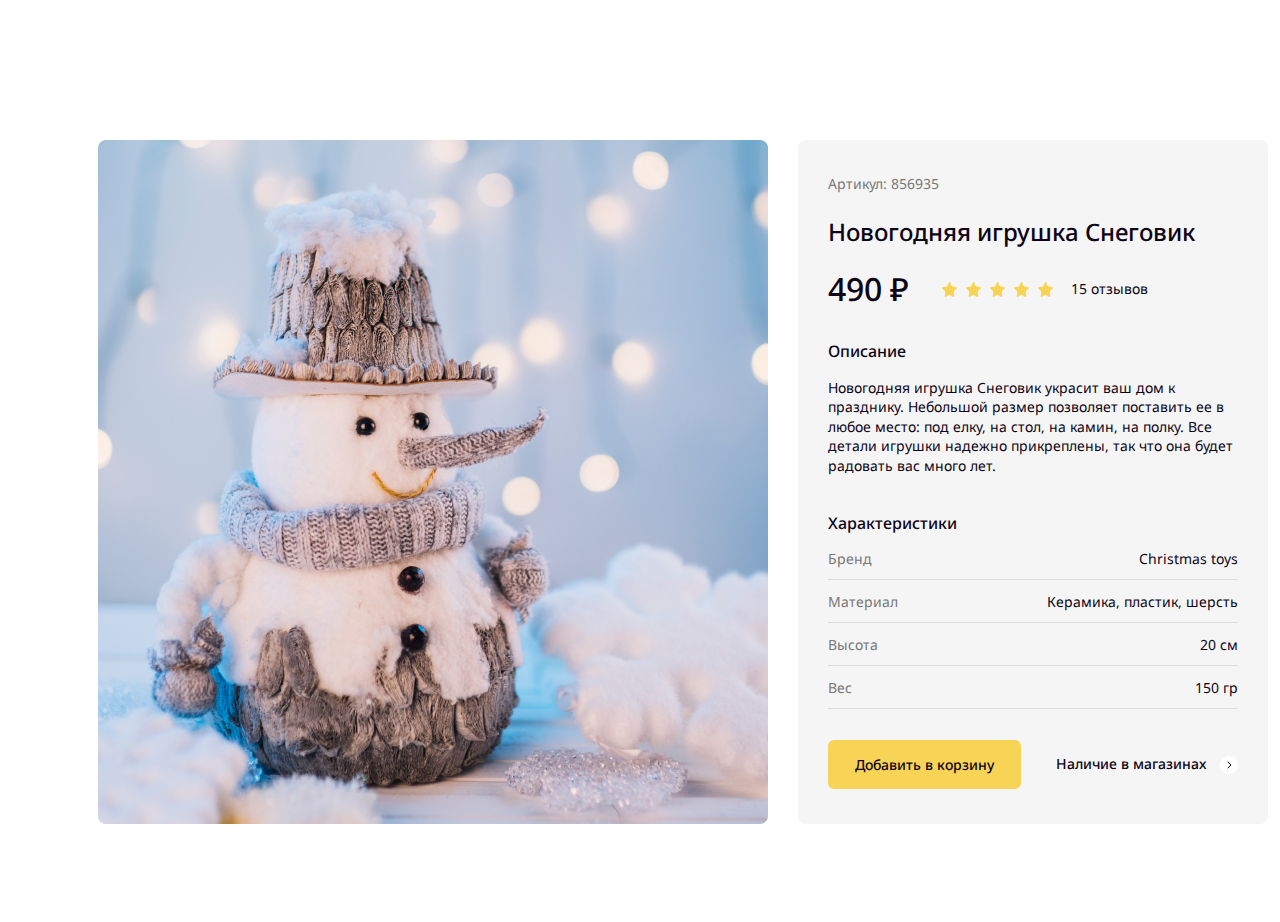
<file: card01/index.html>
<!DOCTYPE html>
<html lang="ru">
	<head>
		<meta charset="UTF-8" />
		<meta http-equiv="X-UA-Compatible" content="IE=edge" />
		<meta name="viewport" content="width=device-width, initial-scale=1.0" />
		<link rel="preconnect" href="https://fonts.googleapis.com" />
		<link rel="preconnect" href="https://fonts.gstatic.com" crossorigin />
		<link
			rel="stylesheet"
			href="https://fonts.googleapis.com/css2?family=Noto+Sans:wght@400;500&display=fallback"
		/>
		<link rel="stylesheet" href="style.css" />
		<title>Product card</title>
	</head>
	<body>
		<main class="card-container">
			<div class="card">
				<div class="card__img-container">
					<img
						class="card__picture"
						src="img/photo.jpg"
						alt=""
						width="670"
						height="684"
						aria-labelledby="img-1"
					/>
				</div>
				<div class="card__info-container card-info">
					<p class="card-info__code">Артикул: 856935</p>
					<h1 class="card-info__title" id="img_1">Новогодняя игрушка Снеговик</h1>
					<div class="card-info__price-and-rate-block">
						<p class="card-info__price">490 ₽</p>
						<div role="img" aria-label="Рейтинг 5 из 5" class="card-info__stars star-rate">
							<img src="img/star.svg" alt="" />
							<img src="img/star.svg" alt="" />
							<img src="img/star.svg" alt="" />
							<img src="img/star.svg" alt="" />
							<img src="img/star.svg" alt="" />
						</div>
						<a class="card-info__link-to-reviews link" href="#">15 отзывов</a>
					</div>
					<div class="card-info__description">
						<h3 class="card-info__subtitle">Описание</h3>
						<p class="card-info__text">
							Новогодняя игрушка Снеговик украсит ваш дом к празднику. Небольшой размер позволяет
							поставить ее в любое место: под елку, на стол, на камин, на полку. Все детали игрушки
							надежно прикреплены, так что она будет радовать вас много лет.
						</p>
					</div>
					<div class="card-info__data-list">
						<h3 class="card-info__subtitle">Характеристики</h3>
						<dl class="data-list">
							<div class="data-list__row">
								<dt>Бренд</dt>
								<dd>Christmas toys</dd>
							</div>
							<div class="data-list__row">
								<dt>Материал</dt>
								<dd>Керамика, пластик, шерсть</dd>
							</div>
							<div class="data-list__row">
								<dt>Высота</dt>
								<dd>20 см</dd>
							</div>
							<div class="data-list__row">
								<dt>Вес</dt>
								<dd>150 гр</dd>
							</div>
						</dl>
					</div>
					<div class="card-info__button-block">
						<button class="card-info__button button" type="button">Добавить в корзину</button>
						<a class="card-info__link-to-shop link" href="#">Наличие в магазинах</a>
					</div>
				</div>
			</div>
		</main>
	</body>
</html>
</file>
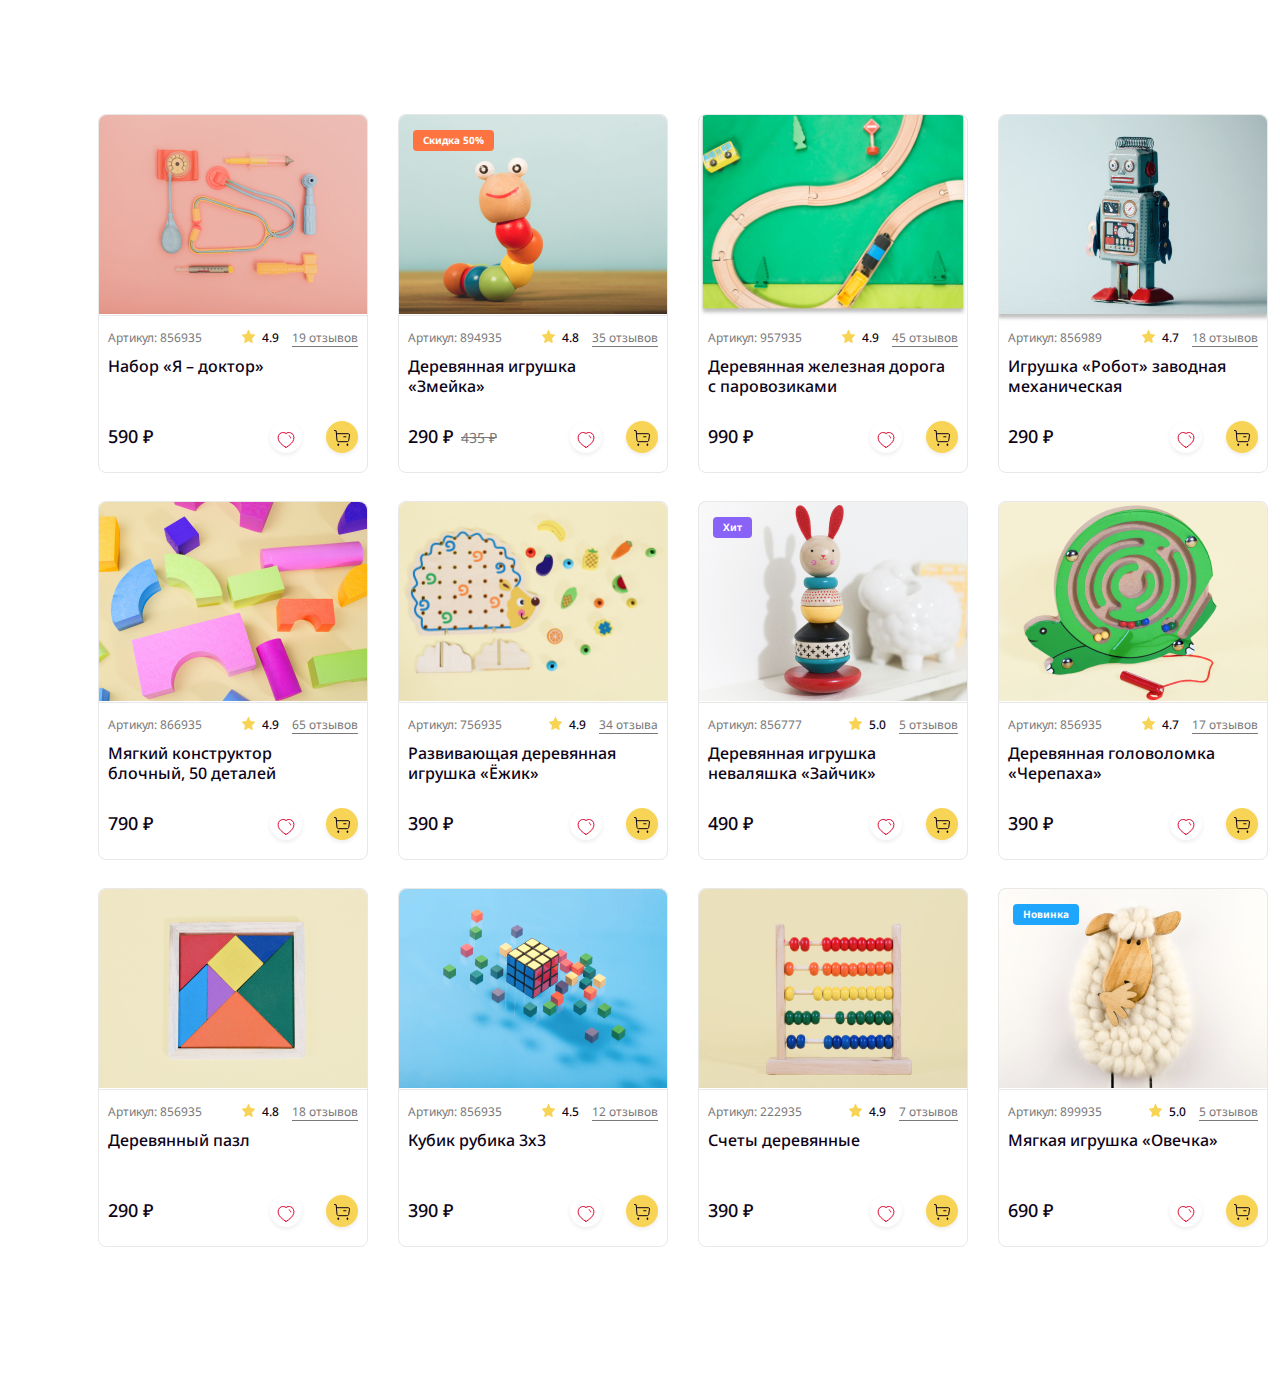
<file: card02/index.html>
<!DOCTYPE html>
<html lang="en">
	<head>
		<meta charset="UTF-8" />
		<meta http-equiv="X-UA-Compatible" content="IE=edge" />
		<meta name="viewport" content="width=device-width, initial-scale=1.0" />
		<link rel="preconnect" href="https://fonts.gstatic.com" crossorigin />
		<link
			rel="stylesheet"
			href="https://fonts.googleapis.com/css2?family=Noto+Sans:wght@400;500;700&display=fallback"
		/>
		<link rel="stylesheet" href="style.css" />
		<title>Catalog</title>
	</head>
	<body>
		<h1 class="visually-hidden">Сайт для покупки детских игрушек.</h1>
		<main>
			<h2 class="visually-hidden">Каталог игрушек.</h2>
			<ul class="card-list-container">
				<li class="card-list-container__item">
					<div class="card-item">
						<a class="card-item__link" href="#">
							<img
								src="img/photo-1.jpg"
								alt=""
								class="card-item__img"
								width="270"
								height="200"
								aria-labelledby="title_1"
						/></a>
						<div class="card-item__info-block">
							<p class="card-item__code">Артикул: 856935</p>
							<p class="card-item__rating">4.9</p>
							<a class="card-item__link-to-reviews link" href="#">19 отзывов</a>
						</div>
						<h3 class="card-item__title" id="title_1">Набор «Я – доктор»</h3>
						<div class="card-item__footer">
							<p class="card-item__price">590 ₽</p>
							<button class="card-item__button card-item__button--favourite button">
								<span class="visually-hidden">Добавить в избранное</span>
							</button>
							<button class="card-item__button card-item__button--cart button">
								<span class="visually-hidden">Добавить в корзину</span>
							</button>
						</div>
					</div>
				</li>
				<li class="card-list-container__item">
					<div class="card-item">
						<p class="card-item__chevron card-item__chevron--sale">Скидка 50%</p>
						<a class="card-item__link" href="#">
							<img
								src="img/photo-2.jpg"
								alt=""
								class="card-item__img"
								width="270"
								height="200"
								aria-labelledby="title_2"
						/></a>
						<div class="card-item__info-block">
							<p class="card-item__code">Артикул: 894935</p>
							<p class="card-item__rating">4.8</p>
							<a class="card-item__link-to-reviews link" href="#">35 отзывов</a>
						</div>
						<h3 class="card-item__title" id="title_2">Деревянная игрушка «Змейка»</h3>
						<div class="card-item__footer">
							<p class="card-item__price">290 ₽<s>435 ₽</s></p>
							<button class="card-item__button card-item__button--favourite button">
								<span class="visually-hidden">Добавить в избранное</span>
							</button>
							<button class="card-item__button card-item__button--cart button">
								<span class="visually-hidden">Добавить в корзину</span>
							</button>
						</div>
					</div>
				</li>
				<li class="card-list-container__item">
					<div class="card-item">
						<a class="card-item__link" href="#">
							<img
								src="img/photo-3.jpg"
								alt=""
								class="card-item__img"
								width="270"
								height="200"
								aria-labelledby="title_3"
						/></a>
						<div class="card-item__info-block">
							<p class="card-item__code">Артикул: 957935</p>
							<p class="card-item__rating">4.9</p>
							<a class="card-item__link-to-reviews link" href="#">45 отзывов</a>
						</div>
						<h3 class="card-item__title" id="title_3">Деревянная железная дорога с паровозиками</h3>
						<div class="card-item__footer">
							<p class="card-item__price">990 ₽</p>
							<button class="card-item__button card-item__button--favourite button">
								<span class="visually-hidden">Добавить в избранное</span>
							</button>
							<button class="card-item__button card-item__button--cart button">
								<span class="visually-hidden">Добавить в корзину</span>
							</button>
						</div>
					</div>
				</li>
				<li class="card-list-container__item">
					<div class="card-item">
						<a class="card-item__link" href="#">
							<img
								src="img/photo-4.jpg"
								alt=""
								class="card-item__img"
								width="270"
								height="200"
								aria-labelledby="title_4"
						/></a>
						<div class="card-item__info-block">
							<p class="card-item__code">Артикул: 856989</p>
							<p class="card-item__rating">4.7</p>
							<a class="card-item__link-to-reviews link" href="#">18 отзывов</a>
						</div>
						<h3 class="card-item__title" id="title_4">Игрушка «Робот» заводная механическая</h3>
						<div class="card-item__footer">
							<p class="card-item__price">290 ₽</p>
							<button class="card-item__button card-item__button--favourite button">
								<span class="visually-hidden">Добавить в избранное</span>
							</button>
							<button class="card-item__button card-item__button--cart button">
								<span class="visually-hidden">Добавить в корзину</span>
							</button>
						</div>
					</div>
				</li>
				<li class="card-list-container__item">
					<div class="card-item">
						<a class="card-item__link" href="#">
							<img
								src="img/photo-5.jpg"
								alt=""
								class="card-item__img"
								width="270"
								height="200"
								aria-labelledby="title_5"
						/></a>
						<div class="card-item__info-block">
							<p class="card-item__code">Артикул: 866935</p>
							<p class="card-item__rating">4.9</p>
							<a class="card-item__link-to-reviews link" href="#">65 отзывов</a>
						</div>
						<h3 class="card-item__title" id="title_5">Мягкий конструктор блочный, 50 деталей</h3>
						<div class="card-item__footer">
							<p class="card-item__price">790 ₽</p>
							<button class="card-item__button card-item__button--favourite button">
								<span class="visually-hidden">Добавить в избранное</span>
							</button>
							<button class="card-item__button card-item__button--cart button">
								<span class="visually-hidden">Добавить в корзину</span>
							</button>
						</div>
					</div>
				</li>
				<li class="card-list-container__item">
					<div class="card-item">
						<a class="card-item__link" href="#">
							<img
								src="img/photo-6.jpg"
								alt=""
								class="card-item__img"
								width="270"
								height="200"
								aria-labelledby="title_6"
						/></a>
						<div class="card-item__info-block">
							<p class="card-item__code">Артикул: 756935</p>
							<p class="card-item__rating">4.9</p>
							<a class="card-item__link-to-reviews link" href="#">34 отзыва</a>
						</div>
						<h3 class="card-item__title" id="title_6">Развивающая деревянная игрушка «Ёжик»</h3>
						<div class="card-item__footer">
							<p class="card-item__price">390 ₽</p>
							<button class="card-item__button card-item__button--favourite button">
								<span class="visually-hidden">Добавить в избранное</span>
							</button>
							<button class="card-item__button card-item__button--cart button">
								<span class="visually-hidden">Добавить в корзину</span>
							</button>
						</div>
					</div>
				</li>
				<li class="card-list-container__item">
					<div class="card-item">
						<p class="card-item__chevron card-item__chevron--hit">Хит</p>
						<a class="card-item__link" href="#">
							<img
								class="card-item__img"
								src="img/photo-7.jpg"
								alt=""
								aria-labelledby="title_7"
								width="270"
								height="200"
							/>
						</a>
						<div class="card-item__info-block">
							<p class="card-item__code">Артикул: 856777</p>
							<p class="card-item__rating">5.0</p>
							<a class="card-item__link-to-reviews link" href="#">5 отзывов</a>
						</div>
						<h3 class="card-item__title" id="title_7">Деревянная игрушка неваляшка «Зайчик»</h3>
						<div class="card-item__footer">
							<p class="card-item__price">490 ₽</p>
							<button class="card-item__button card-item__button--favourite button" type="button">
								<span class="visually-hidden">Добавить в избранное.</span>
							</button>
							<button class="card-item__button card-item__button--cart button" type="button">
								<span class="visually-hidden">Добавить в корзину.</span>
							</button>
						</div>
					</div>
				</li>
				<li class="card-list-container__item">
					<div class="card-item">
						<a class="card-item__link" href="#">
							<img
								class="card-item__img"
								src="img/photo-8.jpg"
								alt=""
								aria-labelledby="title_8"
								width="270"
								height="200"
							/>
						</a>
						<div class="card-item__info-block">
							<p class="card-item__code">Артикул: 856935</p>
							<p class="card-item__rating">4.7</p>
							<a class="card-item__link-to-reviews link" href="#">17 отзывов</a>
						</div>
						<h3 class="card-item__title" id="title_8">Деревянная головоломка «Черепаха»</h3>
						<div class="card-item__footer">
							<p class="card-item__price">390 ₽</p>
							<button class="card-item__button card-item__button--favourite button" type="button">
								<span class="visually-hidden">Добавить в избранное.</span>
							</button>
							<button class="card-item__button card-item__button--cart button" type="button">
								<span class="visually-hidden">Добавить в корзину.</span>
							</button>
						</div>
					</div>
				</li>
				<li class="card-list-container__item">
					<div class="card-item">
						<a class="card-item__link" href="#">
							<img
								class="card-item__img"
								src="img/photo-9.jpg"
								alt=""
								aria-labelledby="title_9"
								width="270"
								height="200"
							/>
						</a>
						<div class="card-item__info-block">
							<p class="card-item__code">Артикул: 856935</p>
							<p class="card-item__rating">4.8</p>
							<a class="card-item__link-to-reviews link" href="#">18 отзывов</a>
						</div>
						<h3 class="card-item__title" id="title_9">Деревянный пазл</h3>
						<div class="card-item__footer">
							<p class="card-item__price">290 ₽</p>
							<button class="card-item__button card-item__button--favourite button" type="button">
								<span class="visually-hidden">Добавить в избранное.</span>
							</button>
							<button class="card-item__button card-item__button--cart button" type="button">
								<span class="visually-hidden">Добавить в корзину.</span>
							</button>
						</div>
					</div>
				</li>
				<li class="card-list-container__item">
					<div class="card-item">
						<a class="card-item__link" href="#">
							<img
								class="card-item__img"
								src="img/photo-10.jpg"
								alt=""
								aria-labelledby="title_10"
								width="270"
								height="200"
							/>
						</a>
						<div class="card-item__info-block">
							<p class="card-item__code">Артикул: 856935</p>
							<p class="card-item__rating">4.5</p>
							<a class="card-item__link-to-reviews link" href="#">12 отзывов</a>
						</div>
						<h3 class="card-item__title" id="title_10">Кубик рубика 3х3</h3>
						<div class="card-item__footer">
							<p class="card-item__price">390 ₽</p>
							<button class="card-item__button card-item__button--favourite button" type="button">
								<span class="visually-hidden">Добавить в избранное.</span>
							</button>
							<button class="card-item__button card-item__button--cart button" type="button">
								<span class="visually-hidden">Добавить в корзину.</span>
							</button>
						</div>
					</div>
				</li>
				<li class="card-list-container__item">
					<div class="card-item">
						<a class="card-item__link" href="#">
							<img
								class="card-item__img"
								src="img/photo-11.jpg"
								alt=""
								aria-labelledby="title_11"
								width="270"
								height="200"
							/>
						</a>
						<div class="card-item__info-block">
							<p class="card-item__code">Артикул: 222935</p>
							<p class="card-item__rating">4.9</p>
							<a class="card-item__link-to-reviews link" href="#">7 отзывов</a>
						</div>
						<h3 class="card-item__title" id="title_11">Счеты деревянные</h3>
						<div class="card-item__footer">
							<p class="card-item__price">390 ₽</p>
							<button class="card-item__button card-item__button--favourite button" type="button">
								<span class="visually-hidden">Добавить в избранное.</span>
							</button>
							<button class="card-item__button card-item__button--cart button" type="button">
								<span class="visually-hidden">Добавить в корзину.</span>
							</button>
						</div>
					</div>
				</li>
				<li class="card-list-container__item">
					<div class="card-item">
						<p class="card-item__chevron card-item__chevron--new">Новинка</p>
						<a class="card-item__link" href="#">
							<img
								class="card-item__img"
								src="img/photo-12.jpg"
								alt=""
								aria-labelledby="title_12"
								width="270"
								height="200"
							/>
						</a>
						<div class="card-item__info-block">
							<p class="card-item__code">Артикул: 899935</p>
							<p class="card-item__rating">5.0</p>
							<a class="card-item__link-to-reviews link" href="#">5 отзывов</a>
						</div>
						<h3 class="card-item__title" id="title_12">Мягкая игрушка «Овечка»</h3>
						<div class="card-item__footer">
							<p class="card-item__price">690 ₽</p>
							<button class="card-item__button card-item__button--favourite button" type="button">
								<span class="visually-hidden">Добавить в избранное.</span>
							</button>
							<button class="card-item__button card-item__button--cart button" type="button">
								<span class="visually-hidden">Добавить в корзину.</span>
							</button>
						</div>
					</div>
				</li>
			</ul>
		</main>
	</body>
</html>
</file>
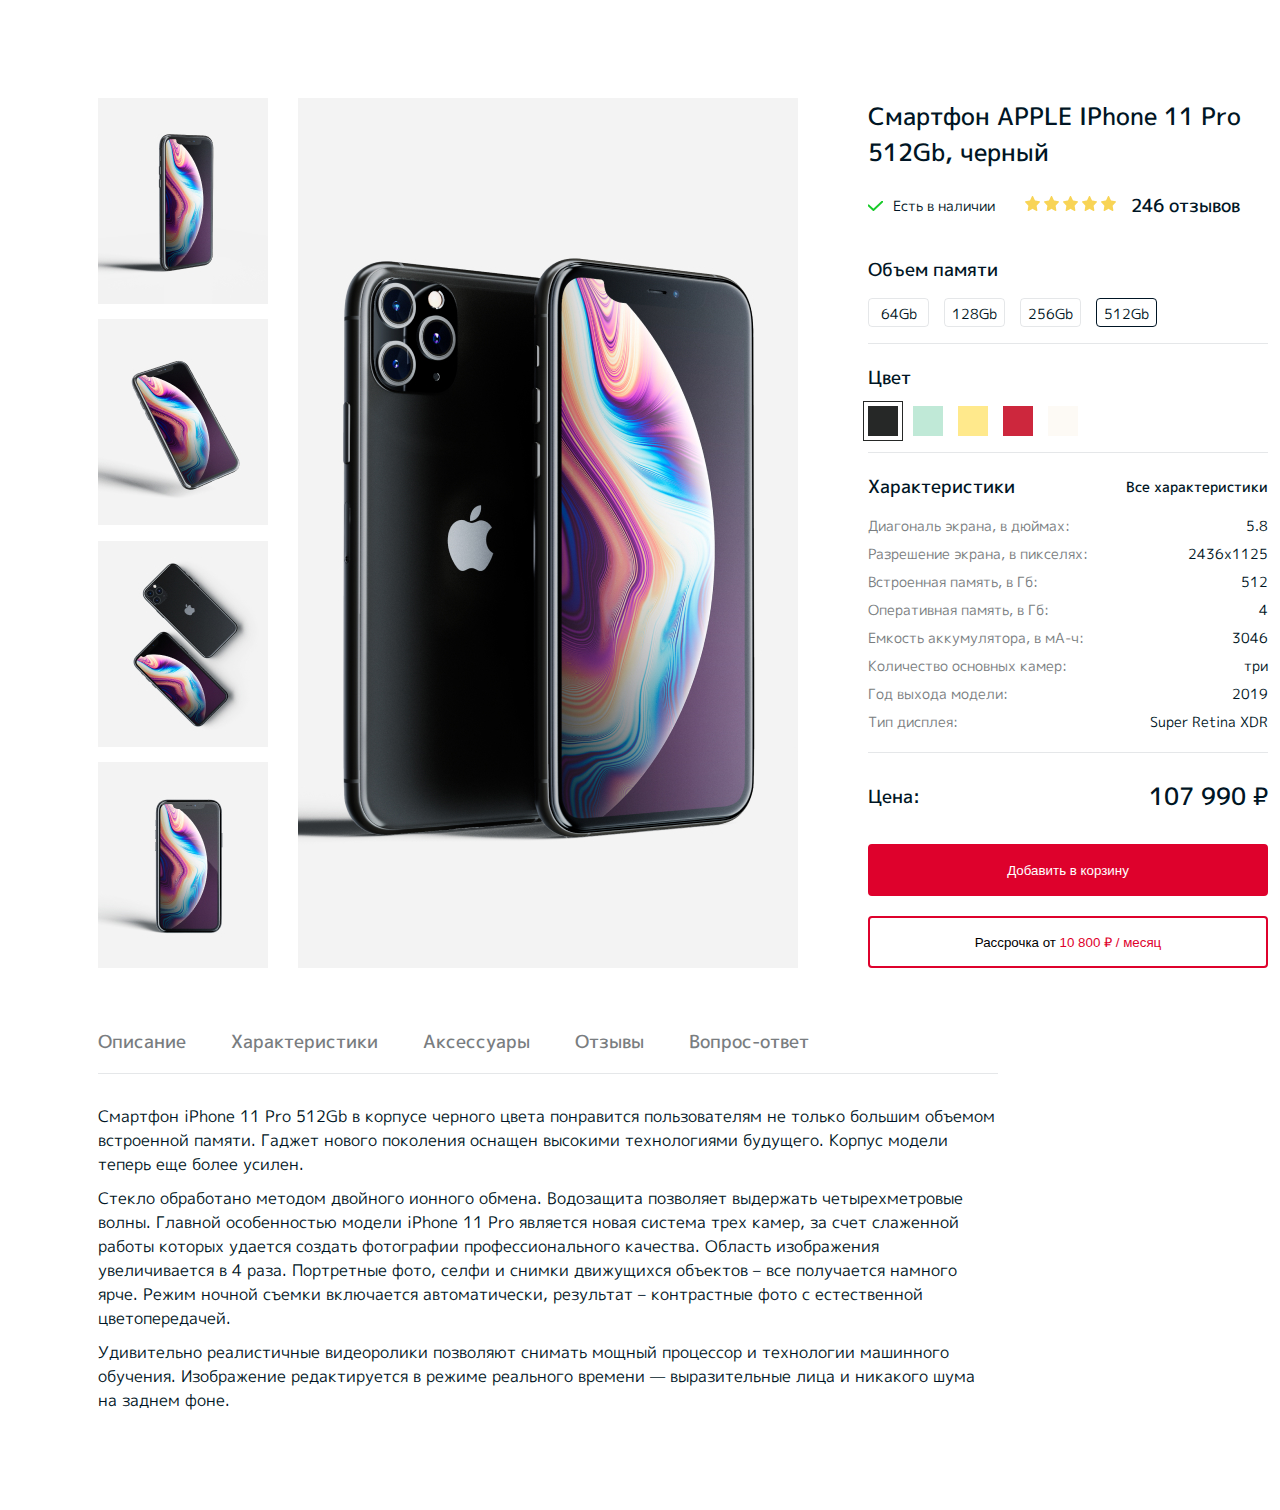
<file: card03/index.html>
<!DOCTYPE html>
<html lang="ru">
	<head>
		<meta charset="UTF-8" />
		<meta http-equiv="X-UA-Compatible" content="IE=edge" />
		<meta name="viewport" content="width=device-width, initial-scale=1.0" />
		<link rel="preconnect" href="https://fonts.googleapis.com" />
		<link rel="preconnect" href="https://fonts.gstatic.com" crossorigin />
		<link
			href="https://fonts.googleapis.com/css2?family=M+PLUS+1p:wght@400;500&display=swap"
			rel="stylesheet"
		/>
		<link rel="stylesheet" href="style.css" />
		<title>Product card</title>
	</head>
	<body>
		<main class="card-container">
			<form action="#">
				<article class="card">
					<div class="card__img-container">
						<ul class="img-carousel">
							<li class="img-carousel__item">
								<img
									src="img/photo-1.jpg"
									alt=""
									width="170"
									height="206"
									aria-describedby="img_1"
								/>
							</li>
							<li class="img-carousel__item">
								<img
									src="img/photo-2.jpg"
									alt=""
									width="170"
									height="206"
									aria-describedby="img_1"
								/>
							</li>
							<li class="img-carousel__item">
								<img
									src="img/photo-3.jpg"
									alt=""
									width="170"
									height="206"
									aria-describedby="img_1"
								/>
							</li>
							<li class="img-carousel__item">
								<img
									src="img/photo-4.jpg"
									alt=""
									width="170"
									height="206"
									aria-describedby="img_1"
								/>
							</li>
							<li class="img-carousel__item active">
								<img
									src="img/photo-5.jpg"
									alt=""
									width="500"
									height="870"
									aria-describedby="img_1"
								/>
							</li>
						</ul>
					</div>
					<div class="card__info-container card-info">
						<h1 class="card-info__title" id="img_1">Смартфон APPLE IPhone 11 Pro 512Gb, черный</h1>
						<div class="card-info__stock-and-rate-block">
							<p class="card-info__stock">Есть в наличии</p>
							<div role="img" aria-label="Рейтинг 5 из 5" class="card-info__stars star-rate">
								<img src="img/star.svg" alt="" />
								<img src="img/star.svg" alt="" />
								<img src="img/star.svg" alt="" />
								<img src="img/star.svg" alt="" />
								<img src="img/star.svg" alt="" />
							</div>
							<a class="card-info__link-to-reviews link" href="#">246 отзывов</a>
						</div>
						<div class="card-info__memory-block">
							<h3 class="card-info__subtitle">Объем памяти</h3>
							<div class="memory-chooser">
								<input class="memory-chooser__item" type="radio" name="memory" id="memory_1" />
								<label class="memory-chooser__label" for="memory_1">64Gb</label>

								<input class="memory-chooser__item" type="radio" name="memory" id="memory_2" />
								<label class="memory-chooser__label" for="memory_2">128Gb</label>

								<input class="memory-chooser__item" type="radio" name="memory" id="memory_3" />
								<label class="memory-chooser__label" for="memory_3">256Gb</label>

								<input
									checked
									class="memory-chooser__item"
									type="radio"
									name="memory"
									id="memory_4"
								/>
								<label class="memory-chooser__label" for="memory_4">512Gb</label>
							</div>
						</div>
						<div class="card-info__color-block">
							<h3 class="card-info__subtitle">Цвет</h3>
							<div class="color-chooser">
								<label class="visually-hidden" for="color_1">Черный</label>
								<input
									checked
									class="color-chooser__item"
									type="radio"
									name="color"
									id="color_1"
									style="background-color: #262827"
								/>

								<label class="visually-hidden" for="color_2">Зеленый</label>
								<input
									class="color-chooser__item"
									type="radio"
									name="color"
									id="color_2"
									style="background-color: #c0e9d7"
								/>

								<label class="visually-hidden" for="color_3">Желтый</label>
								<input
									class="color-chooser__item"
									type="radio"
									name="color"
									id="color_3"
									style="background-color: #ffe98c"
								/>

								<label class="visually-hidden" for="color_4">Фиолетовый</label>
								<input
									class="memory-chooser__item"
									type="radio"
									name="color"
									id="color_4"
									style="background-color: #d7d4dd"
								/>

								<label class="visually-hidden" for="color_5">Красный</label>
								<input
									class="color-chooser__item"
									type="radio"
									name="color"
									id="color_5"
									style="background-color: #cd273d"
								/>

								<label class="visually-hidden" for="color_6">Белый</label>
								<input
									class="color-chooser__item"
									type="radio"
									name="color"
									id="color_6"
									style="background-color: #fdfaf5"
								/>
							</div>
						</div>
						<div class="card-info__data-list">
							<div class="card-info__header">
								<h3 class="card-info__subtitle">Характеристики</h3>
								<p class="card-info__subtitle-small">Все характеристики</p>
							</div>
							<dl class="data-list">
								<div class="data-list__row">
									<dt>Диагональ экрана, в дюймах:</dt>
									<dd>5.8</dd>
								</div>
								<div class="data-list__row">
									<dt>Разрешение экрана, в пикселях:</dt>
									<dd>2436x1125</dd>
								</div>
								<div class="data-list__row">
									<dt>Встроенная память, в Гб:</dt>
									<dd>512</dd>
								</div>
								<div class="data-list__row">
									<dt>Оперативная память, в Гб:</dt>
									<dd>4</dd>
								</div>
								<div class="data-list__row">
									<dt>Емкость аккумулятора, в мА-ч:</dt>
									<dd>3046</dd>
								</div>
								<div class="data-list__row">
									<dt>Количество основных камер:</dt>
									<dd>три</dd>
								</div>
								<div class="data-list__row">
									<dt>Год выхода модели:</dt>
									<dd>2019</dd>
								</div>
								<div class="data-list__row">
									<dt>Тип дисплея:</dt>
									<dd>Super Retina XDR</dd>
								</div>
							</dl>
						</div>
						<div class="card-info__price-block">
							<h3 class="card-info__subtitle--price">Цена:</h3>
							<p class="card-info__price">107 990 ₽</p>
						</div>
						<div class="card-info__button-block">
							<button class="card-info__button button" type="button">Добавить в корзину</button>
							<button class="card-info__button--pay button" type="button">
								Рассрочка от <span>10 800 ₽ / месяц</span>
							</button>
						</div>
					</div>
					<div class="card__info-tab-container info-tabs">
						<nav class="info-tabs__items">
							<a class="info-tabs__item" href="#tab-01">Описание</a>
							<a class="info-tabs__item" href="#tab-02">Характеристики</a>
							<a class="info-tabs__item" href="#tab-03">Аксессуары</a>
							<a class="info-tabs__item" href="#tab-04">Отзывы</a>
							<a class="info-tabs__item" href="#tab-05">Вопрос-ответ</a>
						</nav>
						<div class="info-tabs__body">
							<div class="info-tabs__block" id="#tab-01">
								<p class="info-tabs__text">
									Смартфон iPhone 11 Pro 512Gb в корпусе черного цвета понравится пользователям не
									только большим объемом встроенной памяти. Гаджет нового поколения оснащен высокими
									технологиями будущего. Корпус модели теперь еще более усилен.
								</p>
								<p class="info-tabs__text">
									Стекло обработано методом двойного ионного обмена. Водозащита позволяет выдержать
									четырехметровые волны. Главной особенностью модели iPhone 11 Pro является новая
									система трех камер, за счет слаженной работы которых удается создать фотографии
									профессионального качества. Область изображения увеличивается в 4 раза. Портретные
									фото, селфи и снимки движущихся объектов – все получается намного ярче. Режим
									ночной съемки включается автоматически, результат – контрастные фото с
									естественной цветопередачей.
								</p>
								<p class="info-tabs__text">
									Удивительно реалистичные видеоролики позволяют снимать мощный процессор и
									технологии машинного обучения. Изображение редактируется в режиме реального
									времени — выразительные лица и никакого шума на заднем фоне.
								</p>
							</div>
						</div>
					</div>
				</article>
			</form>
		</main>
	</body>
</html>
</file>
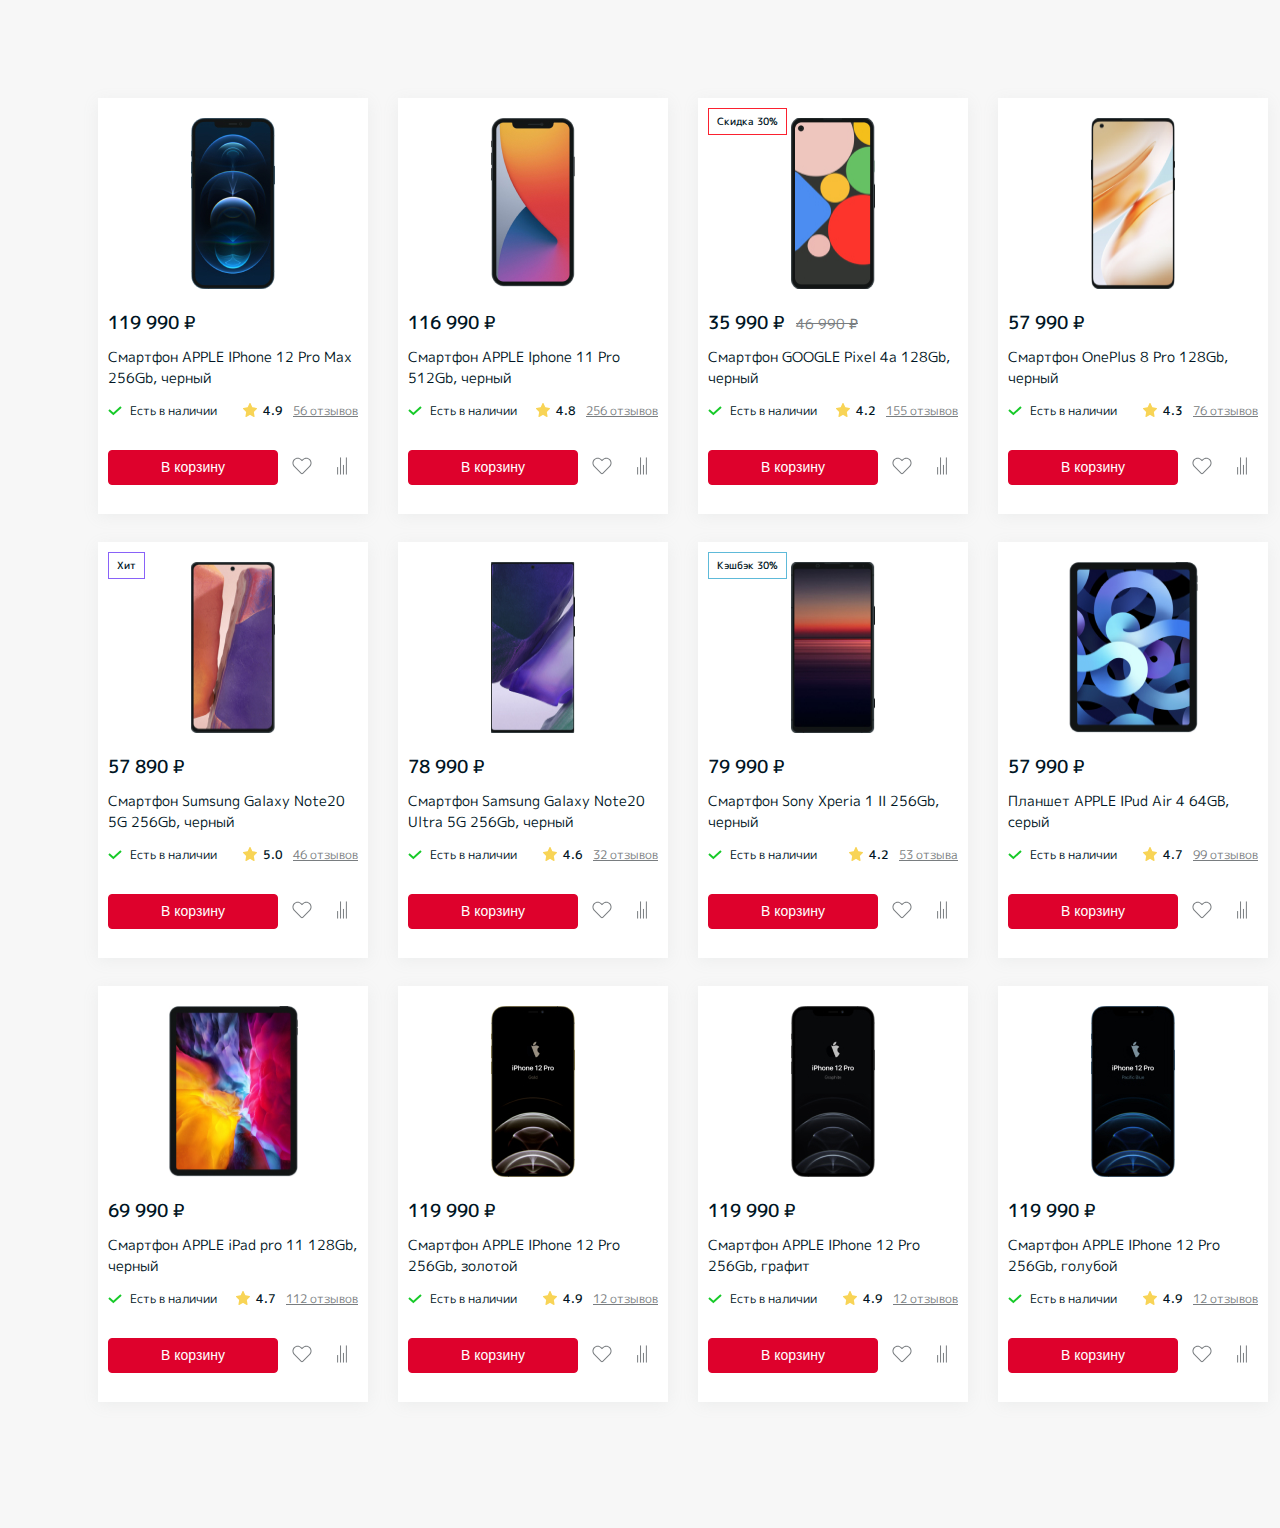
<file: card04/index.html>
<!DOCTYPE html>
<html lang="ru">
	<head>
		<meta charset="UTF-8" />
		<meta http-equiv="X-UA-Compatible" content="IE=edge" />
		<meta name="viewport" content="width=device-width, initial-scale=1.0" />
    <link rel="preconnect" href="https://fonts.googleapis.com">
    <link rel="preconnect" href="https://fonts.gstatic.com" crossorigin>
    <link href="https://fonts.googleapis.com/css2?family=M+PLUS+1p:wght@400;500;700&display=swap" rel="stylesheet">
    <link rel="stylesheet" href="style.css">
		<title>Catalog</title>
	</head>
	<body>
		<h1 class="visually-hidden">Интернет-магазин телефонов</h1>
		<main>
			<h2 class="visually-hidden">Каталог</h2>
			<ul class="card-list-container">
				<li class="card-list-container__item">
					<article class="card-item">
						<a class="card-item__link" href="#">
							<img
								class="card-item__img"
								src="img/photo-1.jpg"
								alt=""
								aria-labelledby="title_1"
								width="84"
								height="171"
							/>
						</a>
						<p class="card-item__price">119 990 ₽</p>
						<h3 class="card-item__title" id="title-1">
							Смартфон APPLE IPhone 12 Pro Max 256Gb, черный
						</h3>
						<div class="card-item__info-block">
							<p class="card-item__availability card-item__availability--yes">Есть в наличии</p>
							<p class="card-item__rating">4.9</p>
							<a class="card-item__link-to-reviews link" href="#">56 отзывов</a>
						</div>
						<div class="card-item__button-block">
							<button class="card-item__button button" type="button">В корзину</button>
							<button class="card-item__favourite button" type="button">
								<img src="img/heart-icon.svg" alt="" width="20" height="20">
								<span class="visually-hidden">Добавить в избранное</span>
							</button>
							<button class="card-item__compare button" type="button">
								<img src="img/compare-icon.svg" alt="" width="20" height="20">
								<span class="visually-hidden">Сравнить модели</span>
							</button>
						</div>
					</article>
				</li>
				<li class="card-list-container__item">
					<div class="card-item">
						<a class="card-item__link" href="#">
							<img
								class="card-item__img"
								src="img/photo-2.jpg"
								alt=""
								aria-labelledby="title_2"
								width="84"
								height="169"
							/>
						</a>
						<p class="card-item__price">116 990 ₽</p>
						<h3 class="card-item__title" id="title_2">
							Смартфон APPLE Iphone 11 Pro 512Gb, черный
						</h3>
						<div class="card-item__info-block">
							<p class="card-item__availability card-item__availability--yes">Есть в наличии</p>
							<p class="card-item__rating">4.8</p>
							<a class="card-item__link-to-reviews link" href="#">256 отзывов</a>
						</div>
						<div class="card-item__button-block">
							<button class="card-item__button button" type="button">В корзину</button>
							<button class="card-item__favourite button" type="button">
								<img src="img/heart-icon.svg" alt="" width="20" height="20">
								<span class="visually-hidden">Добавить в избранное</span>
							</button>
							<button class="card-item__compare button" type="button">
								<img src="img/compare-icon.svg" alt="" width="20" height="20">
								<span class="visually-hidden">Сравнить модели</span>
							</button>
						</div>
					</div>
				</li>
				<li class="card-list-container__item">
          <div class="card-item">
            <p class="card-item__chevron card-item__chevron--sale">Скидка 30%</p>
						<a class="card-item__link" href="#">
							<img
								class="card-item__img"
								src="img/photo-3.jpg"
								alt=""
								aria-labelledby="title_3"
								width="84"
								height="172"
							/>
						</a>
						<p class="card-item__price">35 990 ₽<s>46 990 ₽</s></p>
						<h3 class="card-item__title" id="title_3">
							Смартфон GOOGLE Pixel 4a 128Gb, черный
						</h3>
						<div class="card-item__info-block">
							<p class="card-item__availability card-item__availability--yes">Есть в наличии</p>
							<p class="card-item__rating">4.2</p>
							<a class="card-item__link-to-reviews link" href="#">155 отзывов</a>
						</div>
						<div class="card-item__button-block">
							<button class="card-item__button button" type="button">В корзину</button>
							<button class="card-item__favourite button" type="button">
								<img src="img/heart-icon.svg" alt="" width="20" height="20">
								<span class="visually-hidden">Добавить в избранное</span>
							</button>
							<button class="card-item__compare button" type="button">
								<img src="img/compare-icon.svg" alt="" width="20" height="20">
								<span class="visually-hidden">Сравнить модели</span>
							</button>
						</div>
        </li>
				<li class="card-list-container__item">
          <div class="card-item">
						<a class="card-item__link" href="#">
							<img
								class="card-item__img"
								src="img/photo-4.jpg"
								alt=""
								aria-labelledby="title_4"
								width="84"
								height="183"
							/>
						</a>
						<p class="card-item__price">57 990 ₽</p>
						<h3 class="card-item__title" id="title_4">
							Смартфон OnePlus 8 Pro 128Gb, черный
						</h3>
						<div class="card-item__info-block">
							<p class="card-item__availability card-item__availability--yes">Есть в наличии</p>
							<p class="card-item__rating">4.3</p>
							<a class="card-item__link-to-reviews link" href="#">76 отзывов</a>
						</div>
						<div class="card-item__button-block">
							<button class="card-item__button button" type="button">В корзину</button>
							<button class="card-item__favourite button" type="button">
								<img src="img/heart-icon.svg" alt="" width="20" height="20">
								<span class="visually-hidden">Добавить в избранное</span>
							</button>
							<button class="card-item__compare button" type="button">
								<img src="img/compare-icon.svg" alt="" width="20" height="20">
								<span class="visually-hidden">Сравнить модели</span>
							</button>
						</div>
					</div>
        </li>
				<li class="card-list-container__item">
          <div class="card-item">
            <p class="card-item__chevron card-item__chevron--popular">Хит</p>
						<a class="card-item__link" href="#">
							<img
								class="card-item__img"
								src="img/photo-5.jpg"
								alt=""
								aria-labelledby="title_5"
								width="84"
								height="181"
							/>
						</a>
						<p class="card-item__price">57 890 ₽</p>
						<h3 class="card-item__title" id="title_5">
							Смартфон Sumsung Galaxy Note20 5G 256Gb, черный 
						</h3>
						<div class="card-item__info-block">
							<p class="card-item__availability card-item__availability--yes">Есть в наличии</p>
							<p class="card-item__rating">5.0</p>
							<a class="card-item__link-to-reviews link" href="#">46 отзывов</a>
						</div>
						<div class="card-item__button-block">
							<button class="card-item__button button" type="button">В корзину</button>
							<button class="card-item__favourite button" type="button">
								<img src="img/heart-icon.svg" alt="" width="20" height="20">
								<span class="visually-hidden">Добавить в избранное</span>
							</button>
							<button class="card-item__compare button" type="button">
								<img src="img/compare-icon.svg" alt="" width="20" height="20">
								<span class="visually-hidden">Сравнить модели</span>
							</button>
						</div>
        </li>
				<li class="card-list-container__item">
          <div class="card-item">
						<a class="card-item__link" href="#">
							<img
								class="card-item__img"
								src="img/photo-6.jpg"
								alt=""
								aria-labelledby="title_6"
								width="84"
								height="179"
							/>
						</a>
						<p class="card-item__price">78 990 ₽</p>
						<h3 class="card-item__title" id="title_6">
							Смартфон Samsung Galaxy Note20 Ultra 5G 256Gb, черный 
						</h3>
						<div class="card-item__info-block">
							<p class="card-item__availability card-item__availability--yes">Есть в наличии</p>
							<p class="card-item__rating">4.6</p>
							<a class="card-item__link-to-reviews link" href="#">32 отзывов</a>
						</div>
						<div class="card-item__button-block">
							<button class="card-item__button button" type="button">В корзину</button>
							<button class="card-item__favourite button" type="button">
								<img src="img/heart-icon.svg" alt="" width="20" height="20">
								<span class="visually-hidden">Добавить в избранное</span>
							</button>
							<button class="card-item__compare button" type="button">
								<img src="img/compare-icon.svg" alt="" width="20" height="20">
								<span class="visually-hidden">Сравнить модели</span>
							</button>
						</div>
					</div>
        </li>
				<li class="card-list-container__item">
          <div class="card-item">
            <p class="card-item__chevron card-item__chevron--bonus">Кэшбэк 30%</p>
						<a class="card-item__link" href="#">
							<img
								class="card-item__img"
								src="img/photo-7.jpg"
								alt=""
								aria-labelledby="title_7"
								width="84"
								height="193"
							/>
						</a>
						<p class="card-item__price">79 990 ₽</p>
						<h3 class="card-item__title" id="title_7">
							Смартфон Sony Xperia 1 II 256Gb, черный
						</h3>
						<div class="card-item__info-block">
							<p class="card-item__availability card-item__availability--yes">Есть в наличии</p>
							<p class="card-item__rating">4.2</p>
							<a class="card-item__link-to-reviews link" href="#">53 отзыва</a>
						</div>
						<div class="card-item__button-block">
							<button class="card-item__button button" type="button">В корзину</button>
							<button class="card-item__favourite button" type="button">
								<img src="img/heart-icon.svg" alt="" width="20" height="20">
								<span class="visually-hidden">Добавить в избранное</span>
							</button>
							<button class="card-item__compare button" type="button">
								<img src="img/compare-icon.svg" alt="" width="20" height="20">
								<span class="visually-hidden">Сравнить модели</span>
							</button>
						</div>
					</div>
        </li>
				<li class="card-list-container__item">
          <div class="card-item">
						<a class="card-item__link" href="#">
							<img
								class="card-item__img"
								src="img/photo-8.jpg"
								alt=""
								aria-labelledby="title_8"
								width="129"
								height="178"
							/>
						</a>
						<p class="card-item__price">57 990 ₽</p>
						<h3 class="card-item__title" id="title_8">
							Планшет APPLE IPud Air 4 64GB, серый
						</h3>
						<div class="card-item__info-block">
							<p class="card-item__availability card-item__availability--yes">Есть в наличии</p>
							<p class="card-item__rating">4.7</p>
							<a class="card-item__link-to-reviews link" href="#">99 отзывов</a>
						</div>
						<div class="card-item__button-block">
							<button class="card-item__button button" type="button">В корзину</button>
							<button class="card-item__favourite button" type="button">
								<img src="img/heart-icon.svg" alt="" width="20" height="20">
								<span class="visually-hidden">Добавить в избранное</span>
							</button>
							<button class="card-item__compare button" type="button">
								<img src="img/compare-icon.svg" alt="" width="20" height="20">
								<span class="visually-hidden">Сравнить модели</span>
							</button>
						</div>
					</div>
        </li>
				<li class="card-list-container__item">
          <div class="card-item">
						<a class="card-item__link" href="#">
							<img
								class="card-item__img"
								src="img/photo-9.jpg"
								alt=""
								aria-labelledby="title_9"
								width="129"
								height="179"
							/>
						</a>
						<p class="card-item__price">69 990 ₽</p>
						<h3 class="card-item__title" id="title_9">
							Смартфон APPLE iPad pro 11 128Gb, черный
						</h3>
						<div class="card-item__info-block">
							<p class="card-item__availability card-item__availability--yes">Есть в наличии</p>
							<p class="card-item__rating">4.7</p>
							<a class="card-item__link-to-reviews link" href="#">112 отзывов</a>
						</div>
						<div class="card-item__button-block">
							<button class="card-item__button button" type="button">В корзину</button>
							<button class="card-item__favourite button" type="button">
								<img src="img/heart-icon.svg" alt="" width="20" height="20">
								<span class="visually-hidden">Добавить в избранное</span>
							</button>
							<button class="card-item__compare button" type="button">
								<img src="img/compare-icon.svg" alt="" width="20" height="20">
								<span class="visually-hidden">Сравнить модели</span>
							</button>
						</div>
					</div>
        </li>
				<li class="card-list-container__item">
          <div class="card-item">
						<a class="card-item__link" href="#">
							<img
								class="card-item__img"
								src="img/photo-10.jpg"
								alt=""
								aria-labelledby="title_10"
								width="84"
								height="171"
							/>
						</a>
						<p class="card-item__price">119 990 ₽</p>
						<h3 class="card-item__title" id="title_10">
							Смартфон APPLE IPhone 12 Pro 256Gb, золотой
						</h3>
						<div class="card-item__info-block">
							<p class="card-item__availability card-item__availability--yes">Есть в наличии</p>
							<p class="card-item__rating">4.9</p>
							<a class="card-item__link-to-reviews link" href="#">12 отзывов</a>
						</div>
						<div class="card-item__button-block">
							<button class="card-item__button button" type="button">В корзину</button>
							<button class="card-item__favourite button" type="button">
								<img src="img/heart-icon.svg" alt="" width="20" height="20">
								<span class="visually-hidden">Добавить в избранное</span>
							</button>
							<button class="card-item__compare button" type="button">
								<img src="img/compare-icon.svg" alt="" width="20" height="20">
								<span class="visually-hidden">Сравнить модели</span>
							</button>
						</div>
					</div>
        </li>
				<li class="card-list-container__item">
          <div class="card-item">
						<a class="card-item__link" href="#">
							<img
								class="card-item__img"
								src="img/photo-11.jpg"
								alt=""
								aria-labelledby="title_11"
								width="84"
								height="171"
							/>
						</a>
						<p class="card-item__price">119 990 ₽</p>
						<h3 class="card-item__title" id="title_11">
							Смартфон APPLE IPhone 12 Pro 256Gb, графит 
						</h3>
						<div class="card-item__info-block">
							<p class="card-item__availability card-item__availability--yes">Есть в наличии</p>
							<p class="card-item__rating">4.9</p>
							<a class="card-item__link-to-reviews link" href="#">12 отзывов</a>
						</div>
						<div class="card-item__button-block">
							<button class="card-item__button button" type="button">В корзину</button>
							<button class="card-item__favourite button" type="button">
								<img src="img/heart-icon.svg" alt="" width="20" height="20">
								<span class="visually-hidden">Добавить в избранное</span>
							</button>
							<button class="card-item__compare button" type="button">
								<img src="img/compare-icon.svg" alt="" width="20" height="20">
								<span class="visually-hidden">Сравнить модели</span>
							</button>
						</div>
					</div>
        </li>
				<li class="card-list-container__item">
          <div class="card-item">
						<a class="card-item__link" href="#">
							<img
								class="card-item__img"
								src="img/photo-12.jpg"
								alt=""
								aria-labelledby="title_12"
								width="84"
								height="171"
							/>
						</a>
						<p class="card-item__price">119 990 ₽</p>
						<h3 class="card-item__title" id="title_12">
							Смартфон APPLE IPhone 12 Pro 256Gb, голубой 
						</h3>
						<div class="card-item__info-block">
							<p class="card-item__availability card-item__availability--yes">Есть в наличии</p>
							<p class="card-item__rating">4.9</p>
							<a class="card-item__link-to-reviews link" href="#">12 отзывов</a>
						</div>
						<div class="card-item__button-block">
							<button class="card-item__button button" type="button">В корзину</button>
							<button class="card-item__favourite button" type="button">
								<img src="img/heart-icon.svg" alt="" width="20" height="20">
								<span class="visually-hidden">Добавить в избранное</span>
							</button>
							<button class="card-item__compare button" type="button">
								<img src="img/compare-icon.svg" alt="" width="20" height="20">
								<span class="visually-hidden">Сравнить модели</span>
							</button>
						</div>
					</div>
        </li>
			</ul>
		</main>
	</body>
</html>
</file>
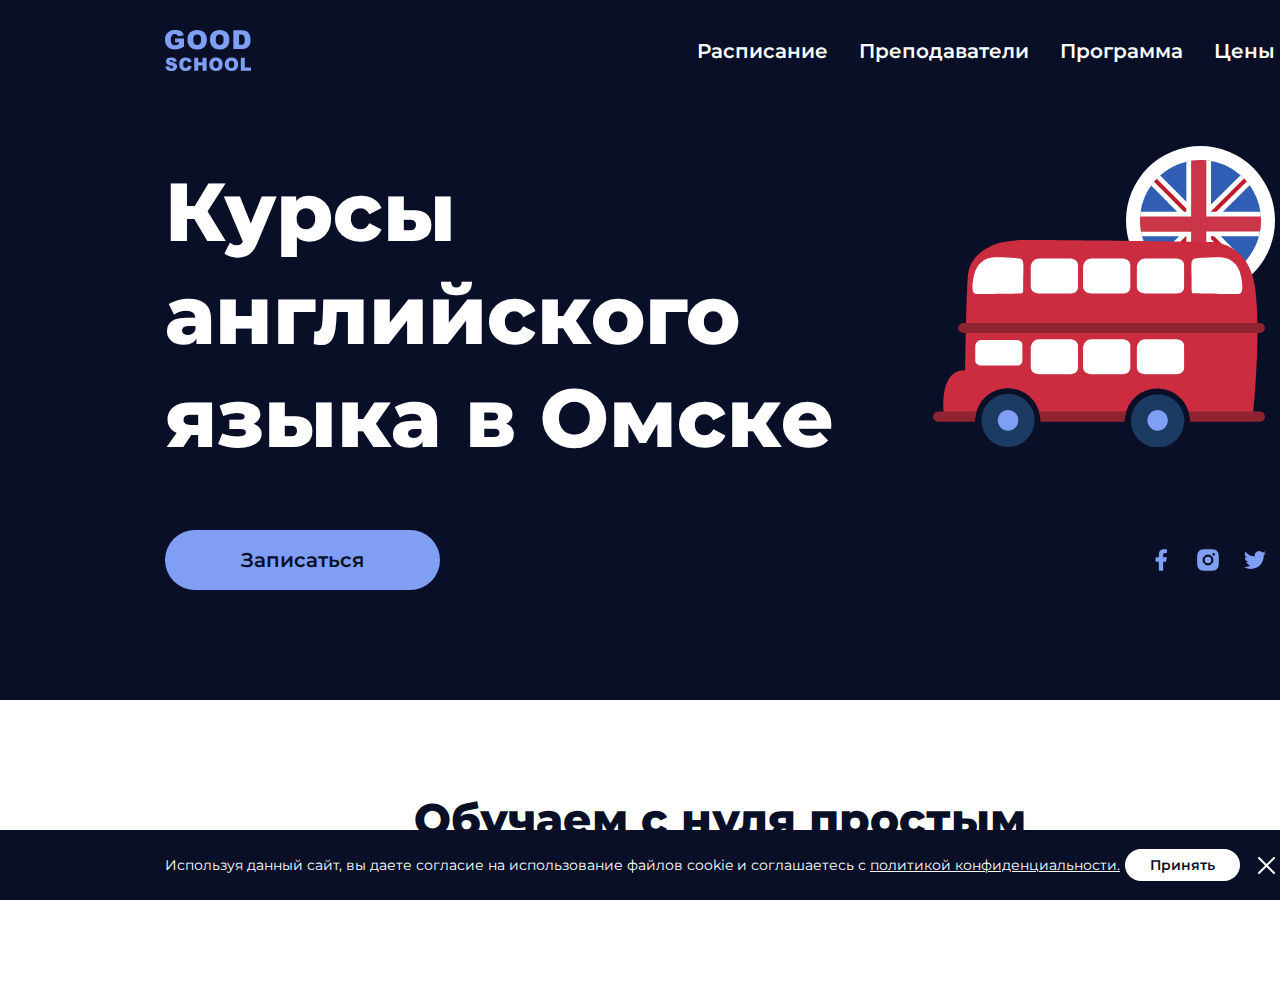
<file: multilayer-layout01/cookies/index.html>
<!DOCTYPE html>
<html lang="ru">
	<head>
		<meta charset="UTF-8" />
		<meta http-equiv="X-UA-Compatible" content="IE=edge" />
		<meta name="viewport" content="width=device-width, initial-scale=1.0" />
		<link rel="preconnect" href="https://fonts.googleapis.com" />
		<link rel="preconnect" href="https://fonts.gstatic.com" crossorigin />
		<link
			href="https://fonts.googleapis.com/css2?family=Montserrat:wght@400;600;800&display=swap"
			rel="stylesheet"
		/>
		<link rel="stylesheet" href="style.css" />
		<title>Good school</title>
	</head>
	<body>
		<header class="site-header">
			<div class="site-header-wrapper container">
				<nav class="site-header-navigation">
					<a class="site-header-logo" href="#">
						<img
							src="img/icon-logo.svg"
							width="86"
							height="41"
							alt="Логотип школы английского языка Good school"
						/>
					</a>
					<ul>
						<li>
							<a class="site-header-link" href="#">Расписание</a>
						</li>
						<li>
							<a class="site-header-link" href="#">Преподаватели</a>
						</li>
						<li>
							<a class="site-header-link" href="#">Программа</a>
						</li>
						<li>
							<a class="site-header-link" href="#">Цены</a>
						</li>
					</ul>
				</nav>
			</div>
		</header>
		<main class="site-main">
			<section class="intro">
				<div class="intro-wrapper container">
					<div class="intro-description">
						<h1>Курсы английского языка в Омске</h1>
						<a href="#" class="button">Записаться</a>
					</div>
					<ul class="intro-socials">
						<li>
							<a class="intro-socials-link" href="#">
								<img src="img/icon-facebook.svg" width="26" height="26" alt="Facebook" />
							</a>
						</li>
						<li>
							<a class="intro-socials-link" href="#">
								<img src="img/icon-instagram.svg" width="26" height="26" alt="Instagram" />
							</a>
						</li>
						<li>
							<a class="intro-socials-link" href="#">
								<img src="img/icon-twitter.svg" width="26" height="26" alt="Twitter" />
							</a>
						</li>
					</ul>
				</div>
			</section>
			<section class="first-section">
				<div class="container">
					<h2>Обучаем с нуля простым и понятным языком</h2>
				</div>
			</section>
		</main>
		<section class="cookie-notice">
			<h2 class="visually-hidden">Согласие на использование файлов cookie</h2>
			<div class="cookie-notice-wrapper container">
				<p>
					Используя данный сайт, вы даете согласие на использование файлов cookie и соглашаетесь с
					<a href="#">политикой конфиденциальности.</a>
				</p>
				<div class="cookie-notice-buttons">
					<button type="button" class="button button-small">Принять</button>
					<button type="button" class="button button-close">
						<span class="visually-hidden">Закрыть</span>
					</button>
				</div>
			</div>
		</section>
	</body>
</html>
</file>
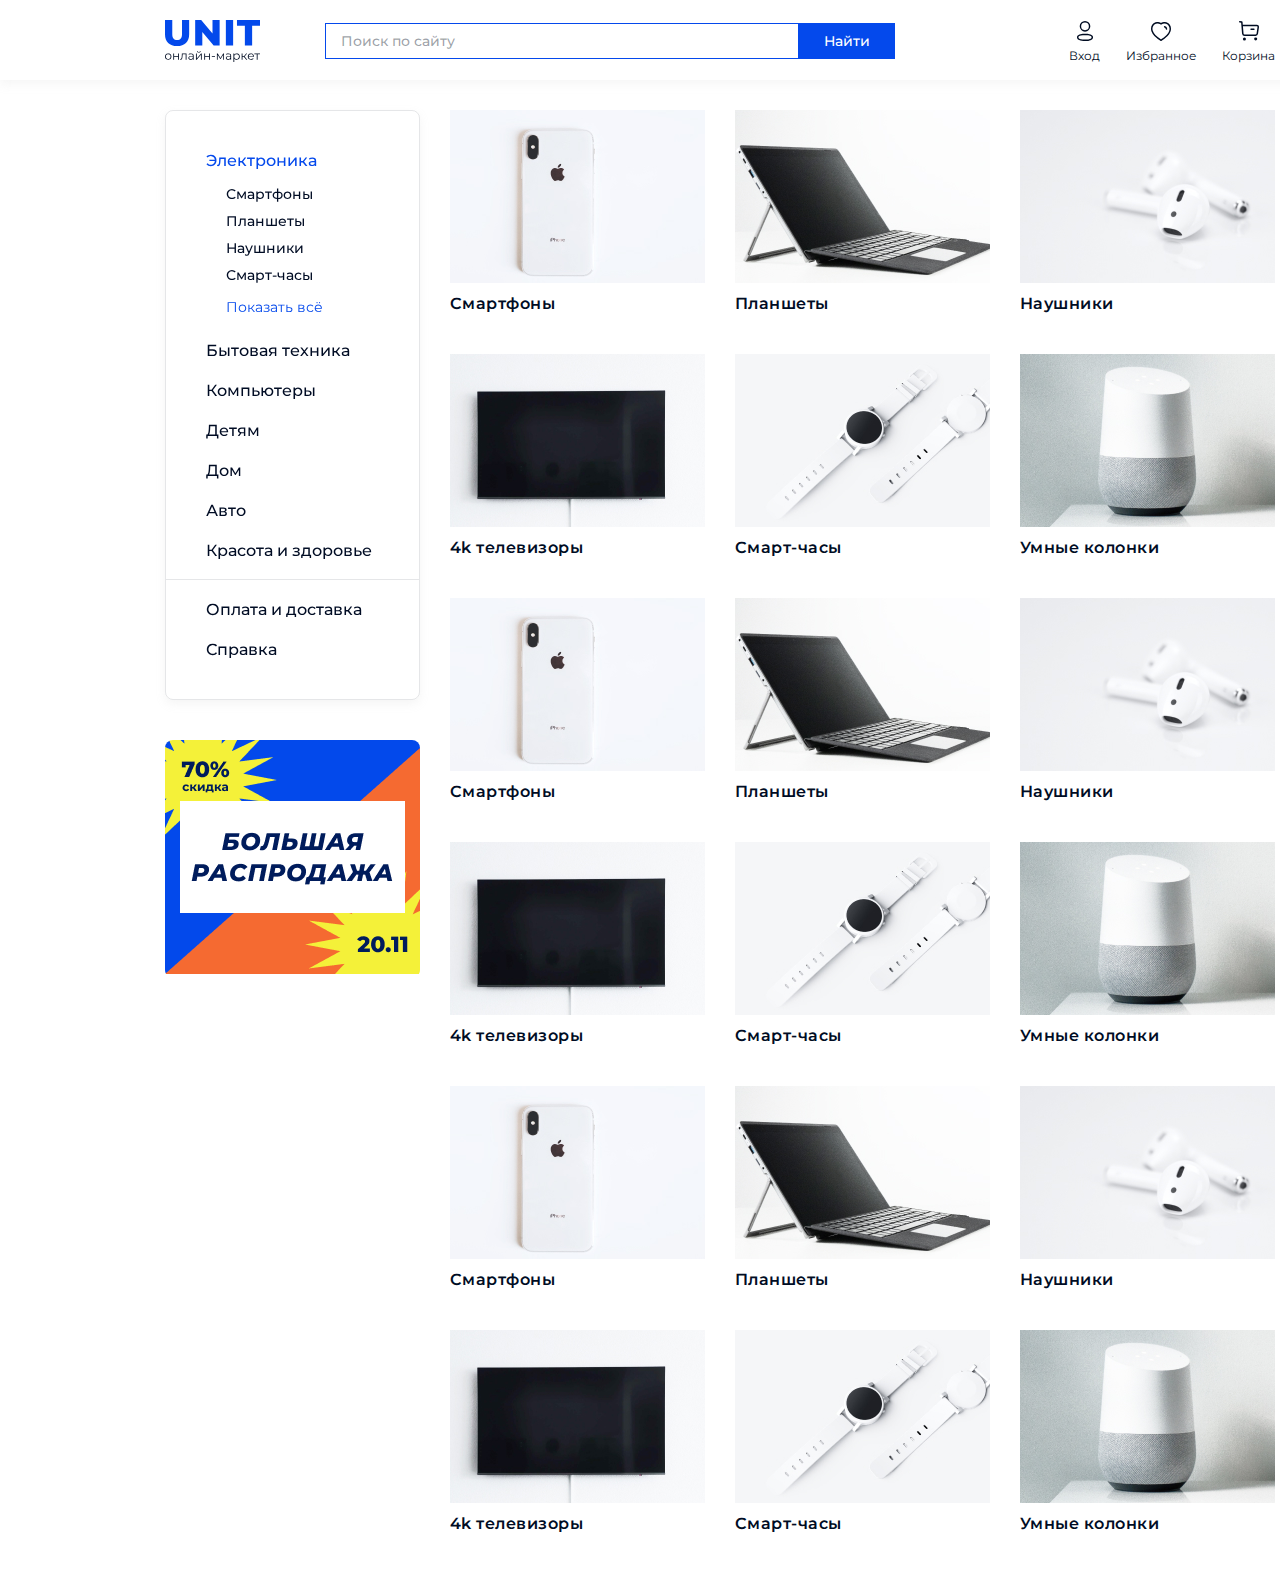
<file: multilayer-layout01/sidebar-sticky/index.html>
<!DOCTYPE html>
<html lang="ru">
	<head>
		<meta charset="UTF-8" />
		<meta http-equiv="X-UA-Compatible" content="IE=edge" />
		<meta name="viewport" content="width=device-width, initial-scale=1.0" />
		<link rel="preconnect" href="https://fonts.googleapis.com" />
		<link rel="preconnect" href="https://fonts.gstatic.com" crossorigin />
		<link
			href="https://fonts.googleapis.com/css2?family=Montserrat:wght@400;500;600;700&display=swap"
			rel="stylesheet"
		/>
		<link rel="stylesheet" href="style.css" />
		<title>Unit. Online маркет</title>
	</head>
	<body>
		<header class="site-header">
			<div class="site-header-wrapper container">
				<a class="site-header-logo" href="#">
					<img src="img/logo.svg" width="95" height="42" alt="Логотип Unit онлайн-маркет" />
				</a>
				<form class="site-header-search" action="#" method="GET">
					<label for="site-search">Поиск по сайту</label>
					<input type="text" id="site-search" name="site-search" placeholder="Поиск по сайту" />
					<button type="submit">Найти</button>
				</form>
				<nav class="site-header-navigation">
					<ul class="site-navigation-list">
						<li>
							<a href="#" class="site-navigation-link site-navigation-link-profile">Вход</a>
						</li>
						<li>
							<a href="#" class="site-navigation-link site-navigation-link-favorite">Избранное</a>
						</li>
						<li>
							<a href="#" class="site-navigation-link site-navigation-link-cart">Корзина</a>
						</li>
					</ul>
				</nav>
			</div>
		</header>
		<main class="site-main">
			<h1 class="visually-hidden">UNIT: онлайн-маркет</h1>
			<div class="site-main-wrapper container">
				<section class="main-sidebar">
					<div class="main-sidebar-container">
						<div class="main-sidebar-nav">
							<ul class="nav-menu">
								<li class="nav-menu-item nav-menu-item-open">
									<a href="#">Электроника</a>
									<div class="nav-menu-item-content">
										<ul class="nav-submenu">
											<li class="nav-submenu-item">
												<a href="#">Смартфоны</a>
											</li>
											<li class="nav-submenu-item">
												<a href="#">Планшеты</a>
											</li>
											<li class="nav-submenu-item">
												<a href="#">Наушники</a>
											</li>
											<li class="nav-submenu-item">
												<a href="#">Смарт-часы</a>
											</li>
										</ul>
										<button type="button" class="show-all">Показать всё</button>
									</div>
								</li>
								<li class="nav-menu-item">
									<a href="#">Бытовая техника</a>
								</li>
								<li class="nav-menu-item">
									<a href="#">Компьютеры</a>
								</li>
								<li class="nav-menu-item">
									<a href="#">Детям</a>
								</li>
								<li class="nav-menu-item">
									<a href="#">Дом</a>
								</li>
								<li class="nav-menu-item">
									<a href="#">Авто</a>
								</li>
								<li class="nav-menu-item">
									<a href="#">Красота и здоровье</a>
								</li>
							</ul>
							<ul class="nav-menu">
								<li class="nav-menu-item">
									<a href="#">Оплата и доставка</a>
								</li>
								<li class="nav-menu-item">
									<a href="#">Справка</a>
								</li>
							</ul>
						</div>
						<div class="main-sidebar-promo">
							<a href="#">
								<img src="img/banner.png" alt="Большая распродажа" />
							</a>
						</div>
					</div>
				</section>
				<section class="main-content">
					<h2 class="visually-hidden">Список товаров</h2>
					<ul class="main-content-list">
						<li class="main-content-item">
							<a href="#">
								<img src="img/photo-5.jpg" alt="" width="255" height="173" />
								<p>Смартфоны</p>
							</a>
						</li>
						<li class="main-content-item">
							<a href="#">
								<img src="img/photo-4.jpg" alt="" width="255" height="173" />
								<p>Планшеты</p>
							</a>
						</li>
						<li class="main-content-item">
							<a href="#">
								<img src="img/photo-3.jpg" alt="" width="255" height="173" />
								<p>Наушники</p>
							</a>
						</li>
						<li class="main-content-item">
							<a href="#">
								<img src="img/photo-2.jpg" alt="" width="255" height="173" />
								<p>4k телевизоры</p>
							</a>
						</li>
						<li class="main-content-item">
							<a href="#">
								<img src="img/photo-1.jpg" alt="" width="255" height="173" />
								<p>Смарт-часы</p>
							</a>
						</li>
						<li class="main-content-item">
							<a href="#">
								<img src="img/photo-6.jpg" alt="" width="255" height="173" />
								<p>Умные колонки</p>
							</a>
						</li>
						<li class="main-content-item">
							<a href="#">
								<img src="img/photo-5.jpg" alt="" width="255" height="173" />
								<p>Смартфоны</p>
							</a>
						</li>
						<li class="main-content-item">
							<a href="#">
								<img src="img/photo-4.jpg" alt="" width="255" height="173" />
								<p>Планшеты</p>
							</a>
						</li>
						<li class="main-content-item">
							<a href="#">
								<img src="img/photo-3.jpg" alt="" width="255" height="173" />
								<p>Наушники</p>
							</a>
						</li>
						<li class="main-content-item">
							<a href="#">
								<img src="img/photo-2.jpg" alt="" width="255" height="173" />
								<p>4k телевизоры</p>
							</a>
						</li>
						<li class="main-content-item">
							<a href="#">
								<img src="img/photo-1.jpg" alt="" width="255" height="173" />
								<p>Смарт-часы</p>
							</a>
						</li>
						<li class="main-content-item">
							<a href="#">
								<img src="img/photo-6.jpg" alt="" width="255" height="173" />
								<p>Умные колонки</p>
							</a>
						</li>
						<li class="main-content-item">
							<a href="#">
								<img src="img/photo-5.jpg" alt="" width="255" height="173" />
								<p>Смартфоны</p>
							</a>
						</li>
						<li class="main-content-item">
							<a href="#">
								<img src="img/photo-4.jpg" alt="" width="255" height="173" />
								<p>Планшеты</p>
							</a>
						</li>
						<li class="main-content-item">
							<a href="#">
								<img src="img/photo-3.jpg" alt="" width="255" height="173" />
								<p>Наушники</p>
							</a>
						</li>
						<li class="main-content-item">
							<a href="#">
								<img src="img/photo-2.jpg" alt="" width="255" height="173" />
								<p>4k телевизоры</p>
							</a>
						</li>
						<li class="main-content-item">
							<a href="#">
								<img src="img/photo-1.jpg" alt="" width="255" height="173" />
								<p>Смарт-часы</p>
							</a>
						</li>
						<li class="main-content-item">
							<a href="#">
								<img src="img/photo-6.jpg" alt="" width="255" height="173" />
								<p>Умные колонки</p>
							</a>
						</li>
					</ul>
				</section>
			</div>
		</main>
	</body>
</html>
</file>
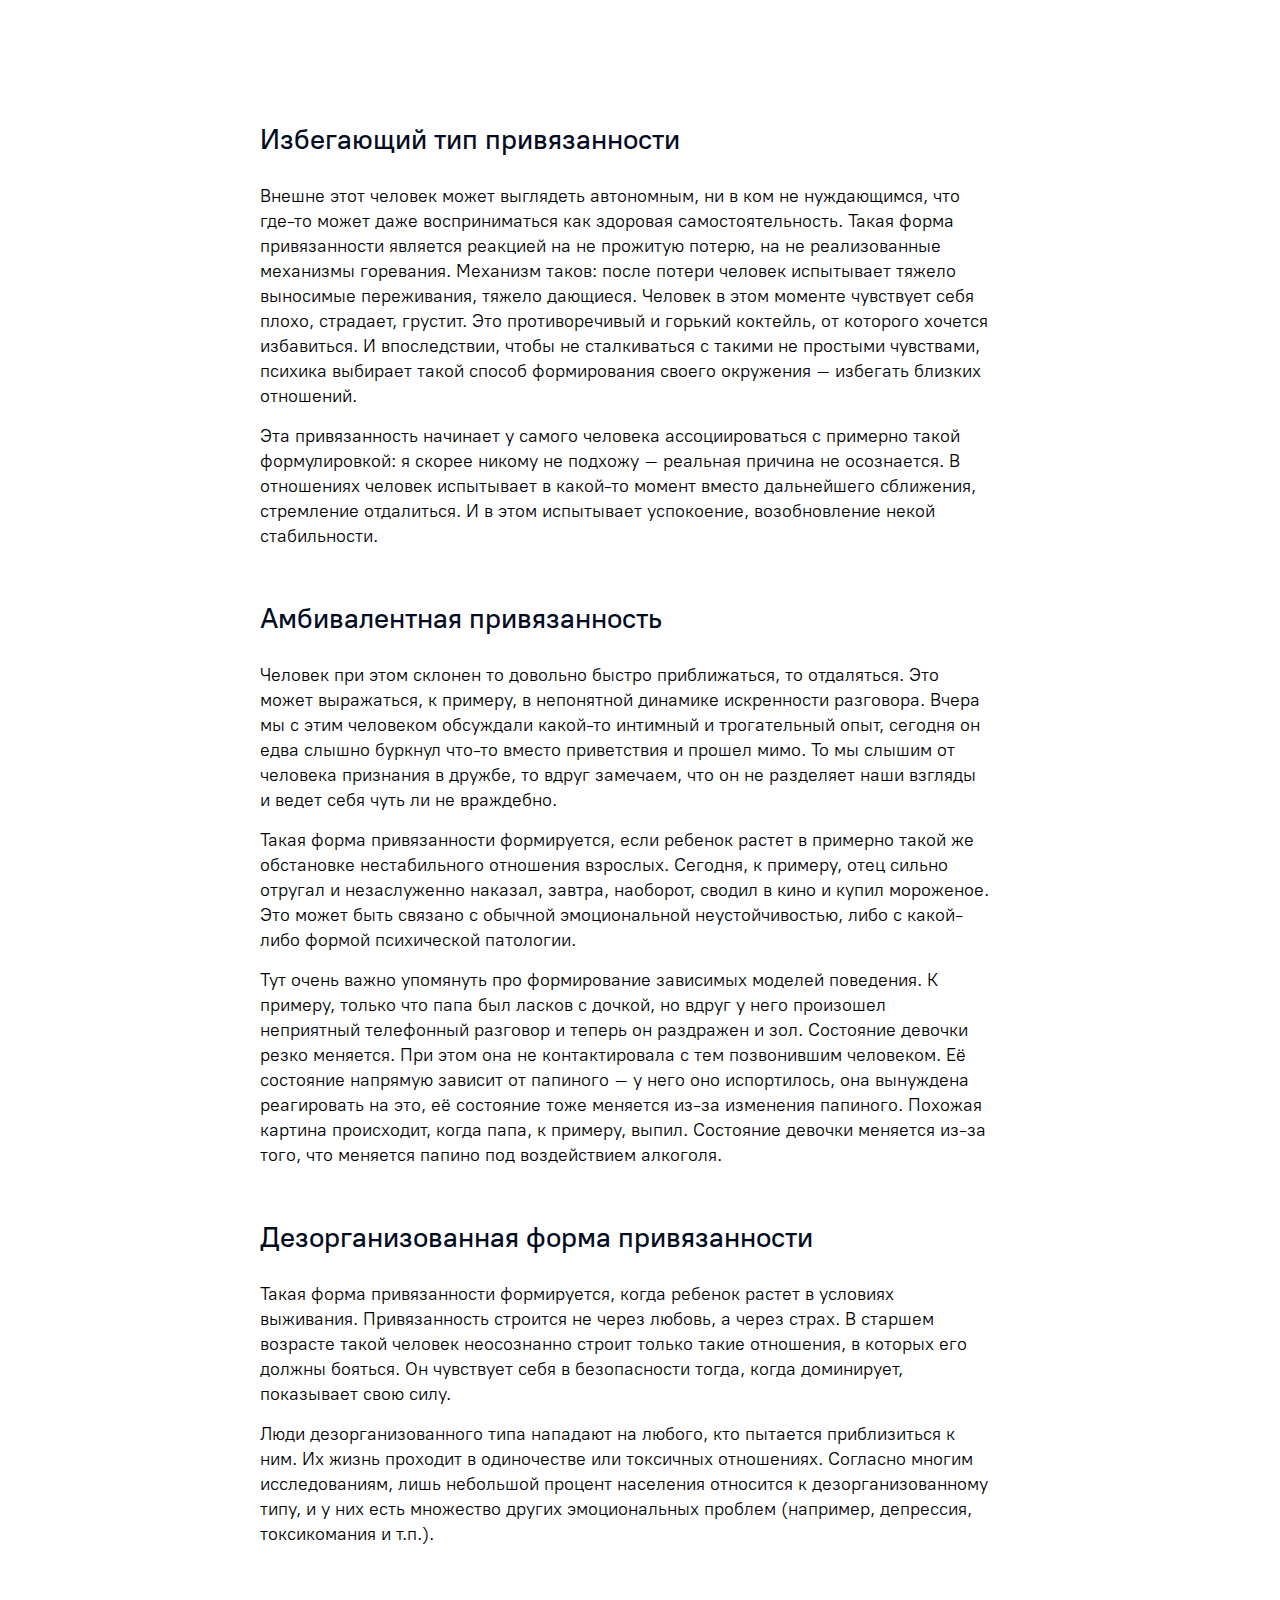
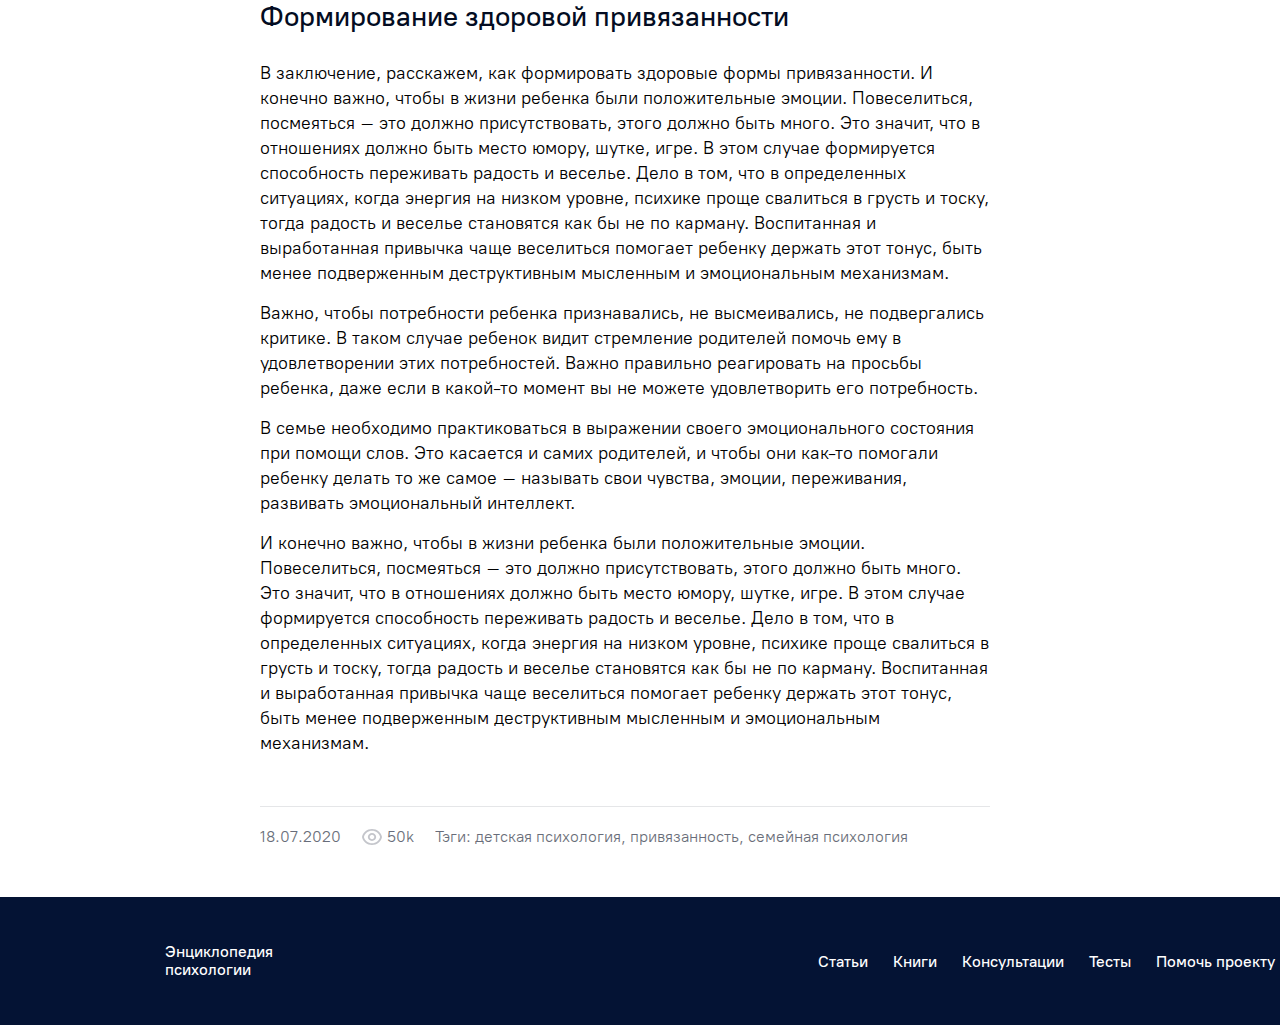
<file: multilayer-layout02/button-up/index.html>
<!DOCTYPE html>
<html lang="ru">
	<head>
		<meta charset="UTF-8" />
		<meta http-equiv="X-UA-Compatible" content="IE=edge" />
		<meta name="viewport" content="width=device-width, initial-scale=1.0" />
		<link rel="stylesheet" href="style.css" />
		<title>Document</title>
	</head>
	<body class="page-content">
		<main class="container">
			<article class="article">
				<div class="article-content">
					<section class="paragraph">
						<h2 class="paragraph__title">Избегающий тип привязанности</h2>
						<p class="paragraph__text">
							Внешне этот человек может выглядеть автономным, ни в ком не нуждающимся, что где-то
							может даже восприниматься как здоровая самостоятельность. Такая форма привязанности
							является реакцией на не прожитую потерю, на не реализованные механизмы горевания.
							Механизм таков: после потери человек испытывает тяжело выносимые переживания, тяжело
							дающиеся. Человек в этом моменте чувствует себя плохо, страдает, грустит. Это
							противоречивый и горький коктейль, от которого хочется избавиться. И впоследствии,
							чтобы не сталкиваться с такими не простыми чувствами, психика выбирает такой способ
							формирования своего окружения – избегать близких отношений.
						</p>
						<p class="paragraph__text">
							Эта привязанность начинает у самого человека ассоциироваться с примерно такой
							формулировкой: я скорее никому не подхожу – реальная причина не осознается. В
							отношениях человек испытывает в какой-то момент вместо дальнейшего сближения,
							стремление отдалиться. И в этом испытывает успокоение, возобновление некой
							стабильности.
						</p>
					</section>
					<section class="paragraph">
						<h2 class="paragraph__title">Амбивалентная привязанность</h2>
						<p class="paragraph__text">
							Человек при этом склонен то довольно быстро приближаться, то отдаляться. Это может
							выражаться, к примеру, в непонятной динамике искренности разговора. Вчера мы с этим
							человеком обсуждали какой-то интимный и трогательный опыт, сегодня он едва слышно
							буркнул что-то вместо приветствия и прошел мимо. То мы слышим от человека признания в
							дружбе, то вдруг замечаем, что он не разделяет наши взгляды и ведет себя чуть ли не
							враждебно.
						</p>
						<p class="paragraph__text">
							Такая форма привязанности формируется, если ребенок растет в примерно такой же
							обстановке нестабильного отношения взрослых. Сегодня, к примеру, отец сильно отругал и
							незаслуженно наказал, завтра, наоборот, сводил в кино и купил мороженое. Это может
							быть связано с обычной эмоциональной неустойчивостью, либо с какой-либо формой
							психической патологии.
						</p>
						<p class="paragraph__text">
							Тут очень важно упомянуть про формирование зависимых моделей поведения. К примеру,
							только что папа был ласков с дочкой, но вдруг у него произошел неприятный телефонный
							разговор и теперь он раздражен и зол. Состояние девочки резко меняется. При этом она
							не контактировала с тем позвонившим человеком. Её состояние напрямую зависит от
							папиного – у него оно испортилось, она вынуждена реагировать на это, её состояние тоже
							меняется из-за изменения папиного. Похожая картина происходит, когда папа, к примеру,
							выпил. Состояние девочки меняется из-за того, что меняется папино под воздействием
							алкоголя.
						</p>
					</section>
					<section class="paragraph">
						<h2 class="paragraph__title">Дезорганизованная форма привязанности</h2>
						<p class="paragraph__text">
							Такая форма привязанности формируется, когда ребенок растет в условиях выживания.
							Привязанность строится не через любовь, а через страх. В старшем возрасте такой
							человек неосознанно строит только такие отношения, в которых его должны бояться. Он
							чувствует себя в безопасности тогда, когда доминирует, показывает свою силу.
						</p>
						<p class="paragraph__text">
							Люди дезорганизованного типа нападают на любого, кто пытается приблизиться к ним. Их
							жизнь проходит в одиночестве или токсичных отношениях. Согласно многим исследованиям,
							лишь небольшой процент населения относится к дезорганизованному типу, и у них есть
							множество других эмоциональных проблем (например, депрессия, токсикомания и т.п.).
						</p>
					</section>
					<section class="paragraph">
						<h2 class="paragraph__title">Формирование здоровой привязанности</h2>
						<p class="paragraph__text">
							В заключение, расскажем, как формировать здоровые формы привязанности. И конечно
							важно, чтобы в жизни ребенка были положительные эмоции. Повеселиться, посмеяться – это
							должно присутствовать, этого должно быть много. Это значит, что в отношениях должно
							быть место юмору, шутке, игре. В этом случае формируется способность переживать
							радость и веселье. Дело в том, что в определенных ситуациях, когда энергия на низком
							уровне, психике проще свалиться в грусть и тоску, тогда радость и веселье становятся
							как бы не по карману. Воспитанная и выработанная привычка чаще веселиться помогает
							ребенку держать этот тонус, быть менее подверженным деструктивным мысленным и
							эмоциональным механизмам.
						</p>
						<p class="paragraph__text">
							Важно, чтобы потребности ребенка признавались, не высмеивались, не подвергались
							критике. В таком случае ребенок видит стремление родителей помочь ему в удовлетворении
							этих потребностей. Важно правильно реагировать на просьбы ребенка, даже если в
							какой-то момент вы не можете удовлетворить его потребность.
						</p>
						<p class="paragraph__text">
							В семье необходимо практиковаться в выражении своего эмоционального состояния при
							помощи слов. Это касается и самих родителей, и чтобы они как-то помогали ребенку
							делать то же самое – называть свои чувства, эмоции, переживания, развивать
							эмоциональный интеллект.
						</p>
						<p class="paragraph__text">
							И конечно важно, чтобы в жизни ребенка были положительные эмоции. Повеселиться,
							посмеяться – это должно присутствовать, этого должно быть много. Это значит, что в
							отношениях должно быть место юмору, шутке, игре. В этом случае формируется способность
							переживать радость и веселье. Дело в том, что в определенных ситуациях, когда энергия
							на низком уровне, психике проще свалиться в грусть и тоску, тогда радость и веселье
							становятся как бы не по карману. Воспитанная и выработанная привычка чаще веселиться
							помогает ребенку держать этот тонус, быть менее подверженным деструктивным мысленным и
							эмоциональным механизмам.
						</p>
					</section>
				</div>
				<div class="article-meta">
					<time class="article-meta__date" datetime="2020-07-18">18.07.2020</time>
					<p class="article-meta__views">50k</p>
					<p class="article-meta__tags">
						Тэги: детская психология, привязанность, семейная психология
					</p>
				</div>
			</article>
		</main>
		<footer class="footer">
			<div class="footer-wrapper container">
				<p class="project-name">Энциклопедия психологии</p>
				<ul class="footer-nav">
					<li class="footer-nav__item"><a class="footer-nav__link" href="#">Статьи</a></li>
					<li class="footer-nav__item"><a class="footer-nav__link" href="#">Книги</a></li>
					<li class="footer-nav__item"><a class="footer-nav__link" href="#">Консультации</a></li>
					<li class="footer-nav__item"><a class="footer-nav__link" href="#">Тесты</a></li>
					<li class="footer-nav__item"><a class="footer-nav__link" href="#">Помочь проекту</a></li>
				</ul>
				<a href="#" class="scroll-up-link">
					<span class="visually-hidden">Вернуться в начало</span>
				</a>
			</div>
		</footer>
		<script src="script.js"></script>
	</body>
</html>
</file>
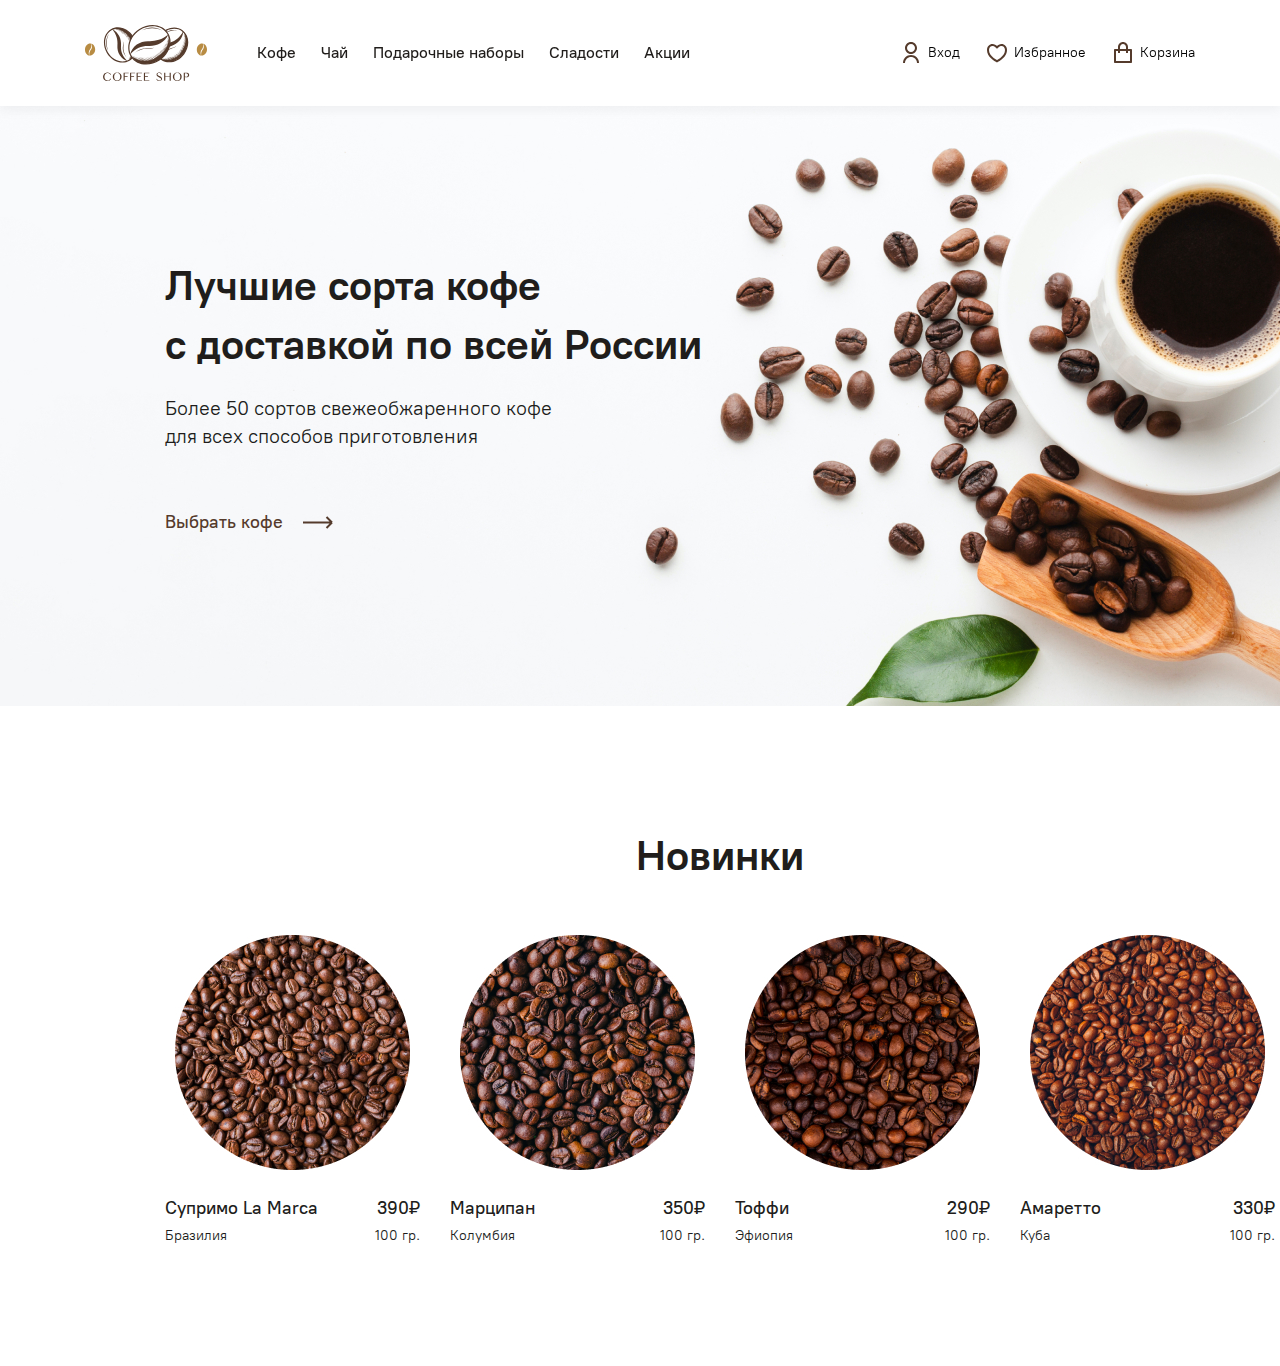
<file: multilayer-layout02/sticky-menu/index.html>
<!DOCTYPE html>
<html lang="ru">
	<head>
		<meta charset="UTF-8" />
		<meta http-equiv="X-UA-Compatible" content="IE=edge" />
		<meta name="viewport" content="width=device-width, initial-scale=1.0" />
		<link rel="stylesheet" href="style.css" />
		<title>Document</title>
	</head>
	<body>
		<header class="header">
			<nav class="header__nav container">
				<a href="index.html" class="header__logo">
					<img
						src="img/logo.svg"
						alt="Логотип интернет-магазина кофе и чая"
						width="122"
						height="56"
					/>
				</a>
				<ul class="site-nav">
					<li class="site-nav__item"><a href="№" class="site-nav__link link">Кофе</a></li>
					<li class="site-nav__item"><a href="№" class="site-nav__link link">Чай</a></li>
					<li class="site-nav__item">
						<a href="№" class="site-nav__link link">Подарочные наборы</a>
					</li>
					<li class="site-nav__item"><a href="№" class="site-nav__link link">Сладости</a></li>
					<li class="site-nav__item"><a href="№" class="site-nav__link link">Акции</a></li>
				</ul>
				<ul class="user-nav">
					<li class="user-nav__item">
						<a href="#" class="user-nav__link user-nav__link--log-in link">Вход</a>
					</li>
					<li class="user-nav__item">
						<a href="#" class="user-nav__link user-nav__link--favourite link">Избранное</a>
					</li>
					<li class="user-nav__item">
						<a href="#" class="user-nav__link user-nav__link--cart link">Корзина</a>
					</li>
				</ul>
			</nav>
		</header>
		<main class="site-main">
			<h1 class="visually-hidden">Магазин кофе и чая Coffee shop</h1>
			<section class="intro">
				<div class="intro-wrapper container">
					<h2 class="intro__title title">
						Лучшие сорта кофе<br />
						с доставкой по всей России
					</h2>
					<p class="intro__text">
						Более 50 сортов свежеобжаренного кофе для всех способов приготовления
					</p>
					<a href="#" class="intro__link link">Выбрать кофе</a>
				</div>
			</section>
			<section class="new container">
				<h2 class="new__title title">Новинки</h2>
				<ul class="new-list">
					<li class="new-list__item">
						<a href="#" class="new-list__link link">
							<div class="new-list__img-block">
								<img
									src="img/photo.jpg"
									alt="Зерна кофе супримо La marca"
									width="235"
									height="235"
								/>
							</div>
							<div class="new-list__info-row">
								<h3 class="new-list__name">Супримо La Marca</h3>
								<p class="new-list__price">390₽</p>
							</div>
							<div class="new-list__info-row">
								<p class="new-list__country">Бразилия</p>
								<p class="new-list__weight">100 гр.</p>
							</div>
						</a>
					</li>
					<li class="new-list__item">
						<a href="#" class="new-list__link link">
							<div class="new-list__img-block">
								<img src="img/photo1.jpg" alt="Зерна кофе марципан" width="235" height="235" />
							</div>
							<div class="new-list__info-row">
								<h3 class="new-list__name">Марципан</h3>
								<p class="new-list__price">350₽</p>
							</div>
							<div class="new-list__info-row">
								<p class="new-list__country">Колумбия</p>
								<p class="new-list__weight">100 гр.</p>
							</div>
						</a>
					</li>
					<li class="new-list__item">
						<a href="#" class="new-list__link link">
							<div class="new-list__img-block">
								<img src="img/photo2.jpg" alt="Зерна кофе тоффи" width="235" height="235" />
							</div>
							<div class="new-list__info-row">
								<h3 class="new-list__name">Тоффи</h3>
								<p class="new-list__price">290₽</p>
							</div>
							<div class="new-list__info-row">
								<p class="new-list__country">Эфиопия</p>
								<p class="new-list__weight">100 гр.</p>
							</div>
						</a>
					</li>
					<li class="new-list__item">
						<a href="#" class="new-list__link link">
							<div class="new-list__img-block">
								<img src="img/photo3.jpg" alt="Зерна кофе амаретто" width="235" height="235" />
							</div>
							<div class="new-list__info-row">
								<h3 class="new-list__name">Амаретто</h3>
								<p class="new-list__price">330₽</p>
							</div>
							<div class="new-list__info-row">
								<p class="new-list__country">Куба</p>
								<p class="new-list__weight">100 гр.</p>
							</div>
						</a>
					</li>
				</ul>
			</section>
		</main>
	</body>
</html>
</file>
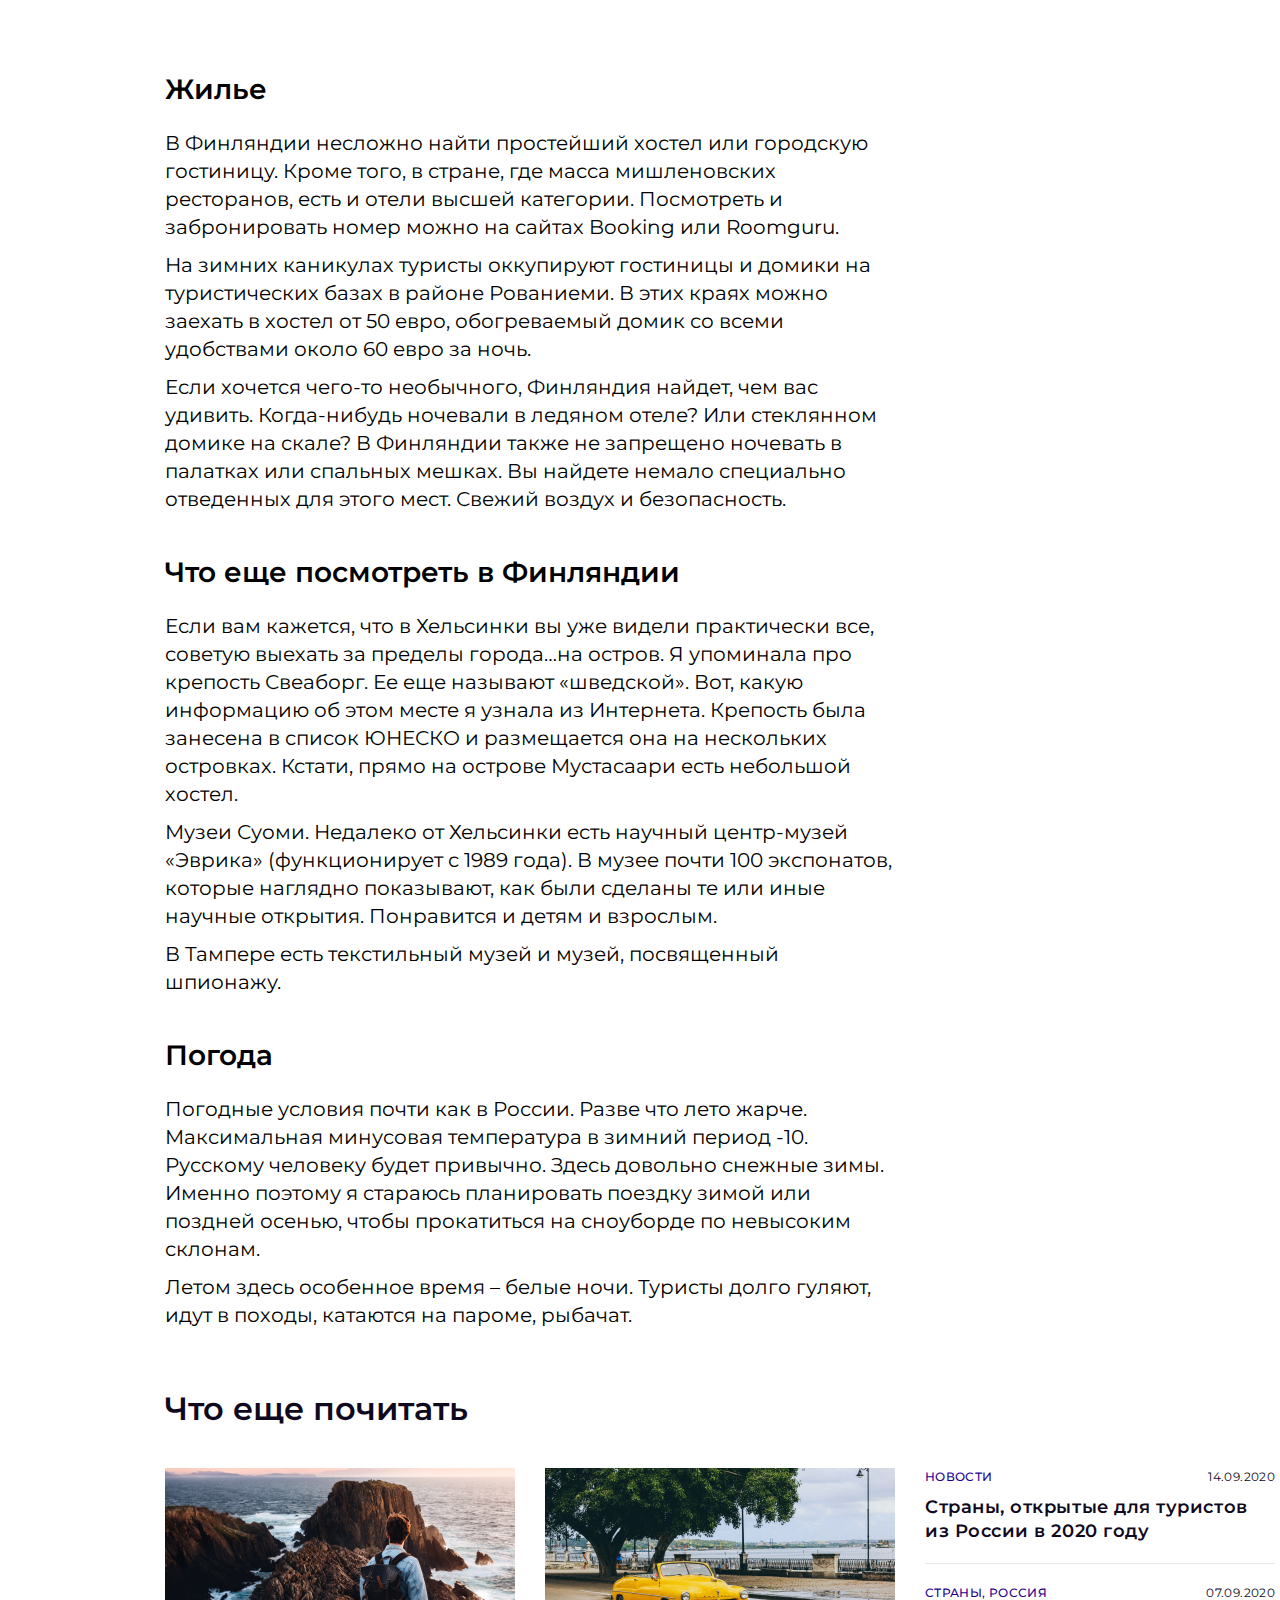
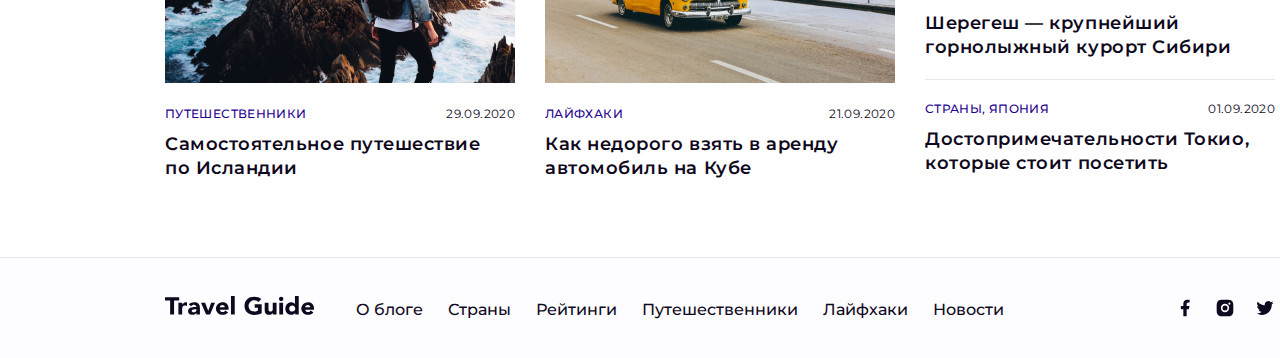
<file: multilayer-layout03-demo/button-up/index.html>
<!DOCTYPE html>
<html lang="ru">
	<head>
		<meta charset="UTF-8" />
		<meta http-equiv="X-UA-Compatible" content="IE=edge" />
		<meta name="viewport" content="width=device-width, initial-scale=1.0" />
		<meta name="Description" content="Travel Guide" />
		<link rel="preconnect" href="https://fonts.googleapis.com" />
		<link rel="preconnect" href="https://fonts.gstatic.com" crossorigin />
		<link
			href="https://fonts.googleapis.com/css2?family=Montserrat:wght@400;500;600&display=swap"
			rel="stylesheet"
		/>
		<link rel="stylesheet" href="style.css" />
		<title>Travel Guide</title>
	</head>
	<body class="page-content">
		<main>
			<section class="article">
				<div class="article-wrapper container">
					<h1 class="visually-hidden">Статьи про жизнь в Финляндии</h1>
					<article class="page-article">
						<section>
							<h2>Жилье</h2>
							<p>
								В Финляндии несложно найти простейший хостел или городскую гостиницу. Кроме того, в
								стране, где масса мишленовских ресторанов, есть и отели высшей категории. Посмотреть
								и забронировать номер можно на сайтах Booking или Roomguru.
							</p>
							<p>
								На зимних каникулах туристы оккупируют гостиницы и домики на туристических базах в
								районе Рованиеми. В этих краях можно заехать в хостел от 50 евро, обогреваемый домик
								со всеми удобствами около 60 евро за ночь.
							</p>
							<p>
								Если хочется чего-то необычного, Финляндия найдет, чем вас удивить. Когда-нибудь
								ночевали в ледяном отеле? Или стеклянном домике на скале? В Финляндии также не
								запрещено ночевать в палатках или спальных мешках. Вы найдете немало специально
								отведенных для этого мест. Свежий воздух и безопасность.
							</p>
						</section>
						<section>
							<h2>Что еще посмотреть в Финляндии</h2>
							<p>
								Если вам кажется, что в Хельсинки вы уже видели практически все, советую выехать за
								пределы города…на остров. Я упоминала про крепость Свеаборг. Ее еще называют
								«шведской». Вот, какую информацию об этом месте я узнала из Интернета. Крепость была
								занесена в список ЮНЕСКО и размещается она на нескольких островках. Кстати, прямо на
								острове Мустасаари есть небольшой хостел.
							</p>
							<p>
								Музеи Суоми. Недалеко от Хельсинки есть научный центр-музей «Эврика» (функционирует
								с 1989 года). В музее почти 100 экспонатов, которые наглядно показывают, как были
								сделаны те или иные научные открытия. Понравится и детям и взрослым.
							</p>
							<p>В Тампере есть текстильный музей и музей, посвященный шпионажу.</p>
						</section>
						<section>
							<h2>Погода</h2>
							<p>
								Погодные условия почти как в России. Разве что лето жарче. Максимальная минусовая
								температура в зимний период -10. Русскому человеку будет привычно. Здесь довольно
								снежные зимы. Именно поэтому я стараюсь планировать поездку зимой или поздней
								осенью, чтобы прокатиться на сноуборде по невысоким склонам.
							</p>
							<p>
								Летом здесь особенное время – белые ночи. Туристы долго гуляют, идут в походы,
								катаются на пароме, рыбачат.
							</p>
						</section>
					</article>
				</div>
			</section>
			<section class="more">
				<div class="more-wrapper container">
					<h2 class="more-title">Что еще почитать</h2>
					<div class="more-lists-box">
						<ul class="more-list-big">
							<li class="more-item-big">
								<a href="#" class="more-link">
									<section>
										<img
											class="more-img"
											src="img/ireland.jpg"
											alt="Путешественник"
											width="350"
											height="215"
										/>
										<div class="more-info">
											<p class="more-topic">Путешественники</p>
											<time class="more-meta" datetime="2020-09-29">29.09.2020</time>
										</div>
										<h3 class="more-item-title">Самостоятельное путешествие по Исландии</h3>
									</section>
								</a>
							</li>
							<li class="more-item-big">
								<a href="#" class="more-link">
									<section>
										<img
											class="more-img"
											src="img/cuba.jpg"
											alt="Автомобиль"
											width="350"
											height="215"
										/>
										<div class="more-info">
											<p class="more-topic">Лайфхаки</p>
											<time class="more-meta" datetime="2020-09-21">21.09.2020</time>
										</div>
										<h3 class="more-item-title">Как недорого взять в аренду автомобиль на Кубе</h3>
									</section>
								</a>
							</li>
						</ul>
						<ul class="more-list-small">
							<li class="more-item-small">
								<a href="#" class="more-link">
									<section>
										<div class="more-info">
											<p class="more-topic">Новости</p>
											<time class="more-meta" datetime="2020-09-14">14.09.2020</time>
										</div>
										<h3 class="more-item-title">
											Страны, открытые для туристов из России в 2020 году
										</h3>
									</section>
								</a>
							</li>
							<li class="more-item-small">
								<a href="#" class="more-link">
									<section>
										<div class="more-info">
											<p class="more-topic">Страны, Россия</p>
											<time class="more-meta" datetime="2020-09-07">07.09.2020</time>
										</div>
										<h3 class="more-item-title">Шерегеш — крупнейший горнолыжный курорт Сибири</h3>
									</section>
								</a>
							</li>
							<li class="more-item-small">
								<a href="#" class="more-link">
									<section>
										<div class="more-info">
											<p class="more-topic">Страны, Япония</p>
											<time class="more-meta" datetime="2020-09-01">01.09.2020</time>
										</div>
										<h3 class="more-item-title">
											Достопримечательности Токио, которые стоит посетить
										</h3>
									</section>
								</a>
							</li>
						</ul>
					</div>
				</div>
			</section>
		</main>
		<footer class="footer">
			<div class="footer-wrapper container">
				<a class="footer-logo" href="#">
					<img src="img/logo.svg" alt="Логотип компании Travel Guide" width="149" height="19" />
				</a>
				<ul class="footer-nav-list">
					<li class="footer-nav-item">
						<a href="#" class="footer-nav-link">О блоге</a>
					</li>
					<li class="footer-nav-item">
						<a href="#" class="footer-nav-link">Страны</a>
					</li>
					<li class="footer-nav-item">
						<a href="#" class="footer-nav-link">Рейтинги</a>
					</li>
					<li class="footer-nav-item">
						<a href="#" class="footer-nav-link">Путешественники</a>
					</li>
					<li class="footer-nav-item">
						<a href="#" class="footer-nav-link">Лайфхаки</a>
					</li>
					<li class="footer-nav-item">
						<a href="#" class="footer-nav-link">Новости</a>
					</li>
				</ul>
				<ul class="footer-social-list">
					<li class="footer-social-item">
						<a href="#" class="footer-social-link">
							<img src="img/facebook.svg" alt="Facebook" width="20" height="20" />
						</a>
					</li>
					<li class="footer-social-item">
						<a href="#" class="footer-social-link">
							<img src="img/instagram.svg" alt="Instagram" width="20" height="20" />
						</a>
					</li>
					<li class="footer-social-item">
						<a href="#" class="footer-social-link">
							<img src="img/twitter.svg" alt="Twitter" width="20" height="20" />
						</a>
					</li>
				</ul>
				<a href="#" class="scroll-up-link">
					<span class="visually-hidden">Вернуться в начало</span>
				</a>
			</div>
		</footer>
		<script src="script.js"></script>
	</body>
</html>
</file>
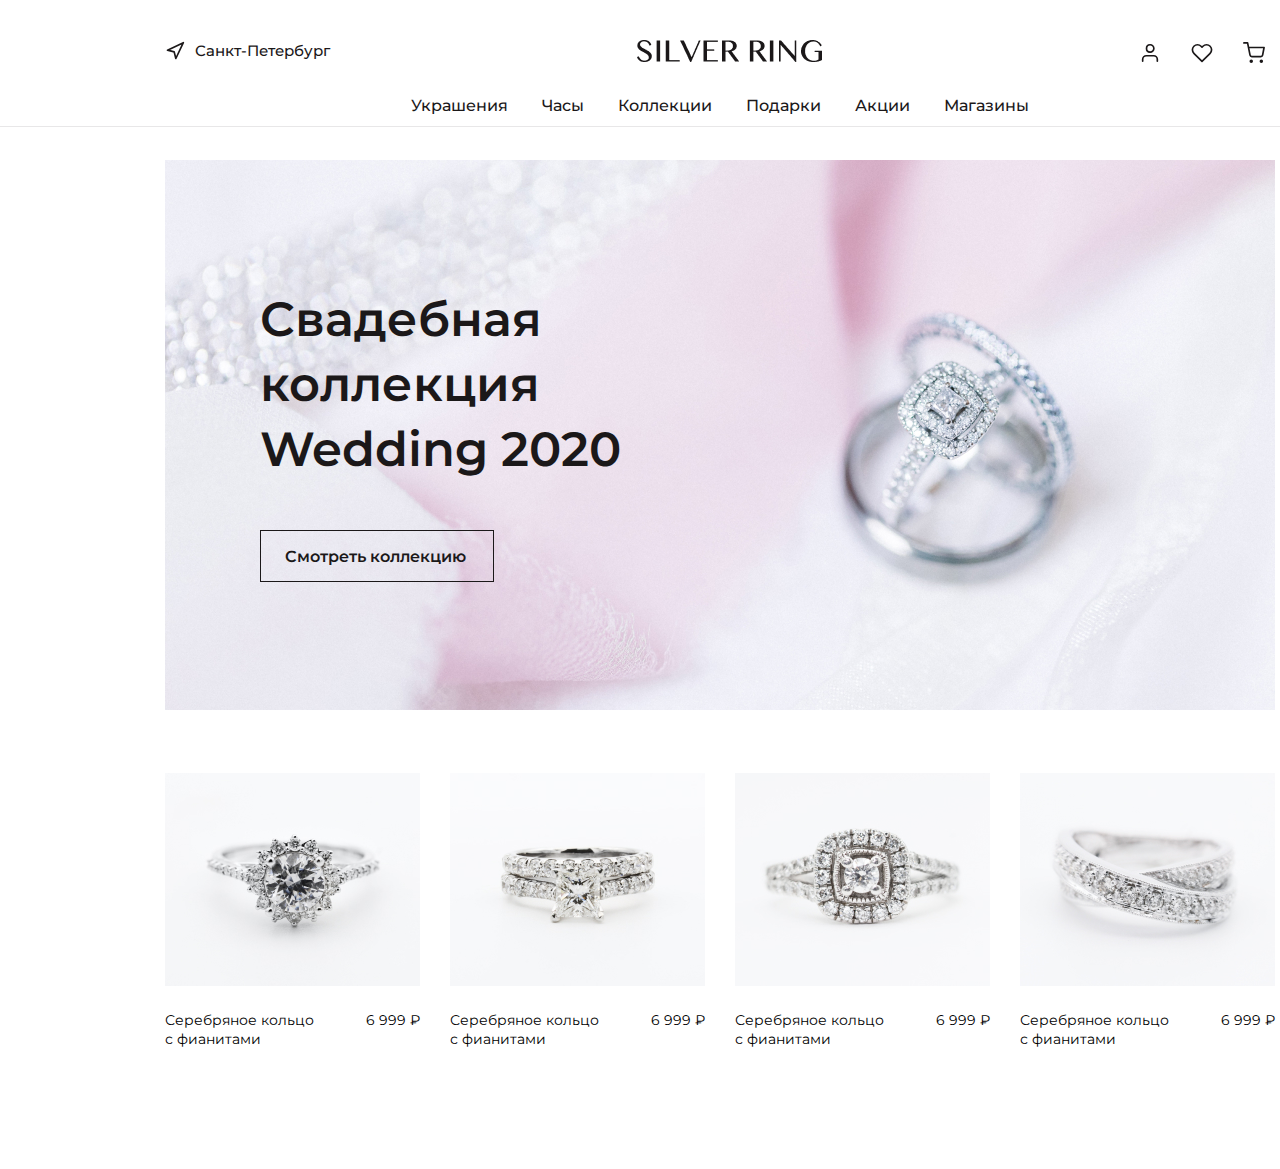
<file: multilayer-layout03-demo/sticky-header/index.html>
<!DOCTYPE html>
<html lang="en">
	<head>
		<meta charset="UTF-8" />
		<meta http-equiv="X-UA-Compatible" content="IE=edge" />
		<meta name="viewport" content="width=device-width, initial-scale=1.0" />
		<meta name="Description" content="Silver Ring" />
		<link rel="preconnect" href="https://fonts.googleapis.com" />
		<link rel="preconnect" href="https://fonts.gstatic.com" crossorigin />
		<link
			href="https://fonts.googleapis.com/css2?family=Montserrat:wght@400;500;600&display=swap"
			rel="stylesheet"
		/>
		<link rel="stylesheet" href="style.css" />
		<title>Silver Ring</title>
	</head>
	<body>
    <header class="header">
      <div class="header-wrapper container">
        <nav class="nav">
          <div class="nav-topbar">
            <a href="#" class="nav-geo">
              <img src="img/nav.svg" alt="Иконка геолокации" width="20" height="20">
              Санкт-Петербург
            </a>
            <a class="nav-logo" href="#">
              <img src="img/logo.png" alt="Логотип" width="185" height="22">
            </a>
            <ul class="user-menu-list">
              <li class="user-menu-item">
                <a href="#" class="user-menu-link">
                  <img src="img/user.svg" alt="Пользователь" width="22" height="22">
                </a>
              </li>
              <li class="user-menu-item">
                <a href="#" class="user-menu-link">
                  <img src="img/heart.svg" alt="Избранное" width="22" height="22">
                </a>
              </li>
              <li class="user-menu-item">
                <a href="#" class="user-menu-link">
                  <img src="img/cart.svg" alt="Корзина" width="22" height="22">
                </a>
              </li>
            </ul>
          </div>
          <ul class="nav-list">
            <li class="nav-item">
              <a href="#" class="nav-link">Украшения</a>
            </li>
            <li class="nav-item">
              <a href="#" class="nav-link">Часы</a>
            </li>
            <li class="nav-item">
              <a href="#" class="nav-link">Коллекции</a>
            </li>
            <li class="nav-item">
              <a href="#" class="nav-link">Подарки</a>
            </li>
            <li class="nav-item">
              <a href="#" class="nav-link">Акции</a>
            </li>
            <li class="nav-item">
              <a href="#" class="nav-link">Магазины</a>
            </li>
          </ul>
        </nav>
      </div>
    </header>
    <main class="main-page">
      <section class="collection">
        <div class="collection-wrapper container">
          <h1 class="visually-hidden">SILVER RING - ювелирный салон</h1>
          <div class="collection-name">
            <h2 class="collection-title">Свадебная коллекция Wedding 2020</h1>
            <img class="collection-img" src="img/main-img.jpg" alt="Изображении коллекции" width="1110" height="550">
            <a href="#" class="collection-button">Смотреть коллекцию</a>
          </div>
          <ul class="collection-list">
            <li class="collection-item">
              <a href="#" class="collection-link">
                <img class="collection-item-img" src="img/item_1.jpg" alt="Серебряное кольцо с фианитами" width="255" height="213">
                <div class="collection-item-info">
                  <p class="collection-item-name">Серебряное кольцо с фианитами</p>
                  <span class="collection-item-price">6 999 ₽</span>
                </div>
              </a>
            </li>
            <li class="collection-item">
              <a href="#" class="collection-link">
                <img class="collection-item-img" src="img/item_2.jpg" alt="Серебряное кольцо с фианитами" width="255" height="213">
                <div class="collection-item-info">
                  <p class="collection-item-name">Серебряное кольцо с фианитами</p>
                  <span class="collection-item-price">6 999 ₽</span>
                </div>
              </a>
            </li>
            <li class="collection-item">
              <a href="#" class="collection-link">
                <img class="collection-item-img" src="img/item_3.jpg" alt="Серебряное кольцо с фианитами" width="255" height="213">
                <div class="collection-item-info">
                  <p class="collection-item-name">Серебряное кольцо с фианитами</p>
                  <span class="collection-item-price">6 999 ₽</span>
                </div>
              </a>
            </li>
            <li class="collection-item">
              <a href="#" class="collection-link">
                <img class="collection-item-img" src="img/item_4.jpg" alt="Серебряное кольцо с фианитами" width="255" height="213">
                <div class="collection-item-info">
                  <p class="collection-item-name">Серебряное кольцо с фианитами</p>
                  <span class="collection-item-price">6 999 ₽</span>
                </div>
              </a>
            </li>
          </ul>
        </div>
      </section>
    </main>
    <script src="script.js"></script>
  </body>
</html>
</file>
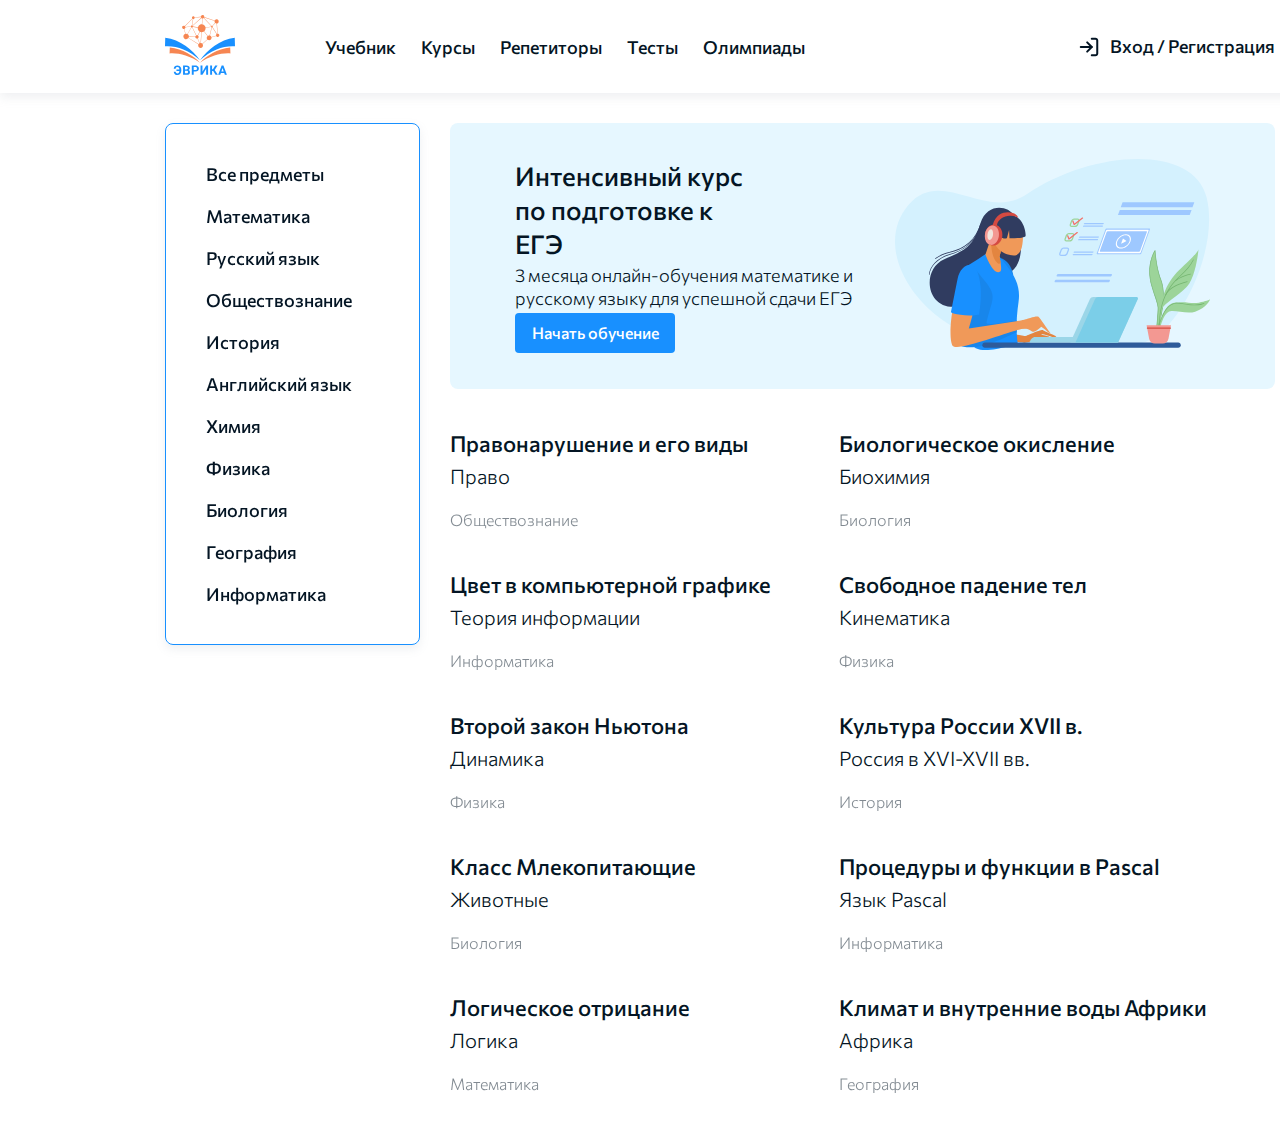
<file: multilayer-layout04/sidebar/index.html>
<!DOCTYPE html>
<html lang="ru">
	<head>
		<meta charset="UTF-8" />
		<meta http-equiv="X-UA-Compatible" content="IE=edge" />
		<meta name="viewport" content="width=device-width, initial-scale=1.0" />
		<link rel="preconnect" href="https://fonts.googleapis.com" />
		<link rel="preconnect" href="https://fonts.gstatic.com" crossorigin />
		<link
			href="https://fonts.googleapis.com/css2?family=Commissioner:wght@300;400;500&display=swap"
			rel="stylesheet"
		/>
		<link rel="stylesheet" href="style.css" />
		<title>Школа Эврика</title>
	</head>
	<body>
		<header class="site-header">
			<nav class="site-header__nav container">
				<a href="" class="site-header__logo">
					<img src="img/logo.svg" alt="Логотип сайта" width="70" height="60" />
					<span class="visually-hidden">На главную</span>
				</a>
				<ul class="site-nav">
					<li class="site-nav__item"><a class="site-nav__link" href="#">Учебник</a></li>
					<li class="site-nav__item"><a class="site-nav__link" href="#">Курсы</a></li>
					<li class="site-nav__item"><a class="site-nav__link" href="#">Репетиторы</a></li>
					<li class="site-nav__item"><a class="site-nav__link" href="#">Тесты</a></li>
					<li class="site-nav__item"><a class="site-nav__link" href="#">Олимпиады</a></li>
				</ul>
				<ul class="user-nav">
					<li class="user-nav__item"><a href="#" class="user-nav__link">Вход</a></li>
					<li class="user-nav__item"><a href="#" class="user-nav__link">Регистрация</a></li>
				</ul>
			</nav>
		</header>
		<main class="site-main">
			<h1 class="visually-hidden">Онлайн-школа Эврика</h1>
			<div class="site-main-wrapper container">
				<section class="main-sidebar">
					<ul class="sidebar-nav">
						<li class="sidebar-nav__item">
							<a href="#" class="sidebar-nav__link">Все предметы</a>
						</li>
						<li class="sidebar-nav__item"><a href="#" class="sidebar-nav__link">Математика</a></li>
						<li class="sidebar-nav__item">
							<a href="#" class="sidebar-nav__link">Русский язык</a>
						</li>
						<li class="sidebar-nav__item">
							<a href="#" class="sidebar-nav__link">Обществознание</a>
						</li>
						<li class="sidebar-nav__item"><a href="#" class="sidebar-nav__link">История</a></li>
						<li class="sidebar-nav__item">
							<a href="#" class="sidebar-nav__link">Английский язык</a>
						</li>
						<li class="sidebar-nav__item"><a href="#" class="sidebar-nav__link">Химия</a></li>
						<li class="sidebar-nav__item"><a href="#" class="sidebar-nav__link">Физика</a></li>
						<li class="sidebar-nav__item"><a href="#" class="sidebar-nav__link">Биология</a></li>
						<li class="sidebar-nav__item"><a href="#" class="sidebar-nav__link">География</a></li>
						<li class="sidebar-nav__item"><a href="#" class="sidebar-nav__link">Информатика</a></li>
					</ul>
				</section>
				<section class="main-content">
					<h2 class="visually-hidden">Все предметы</h2>
					<div class="main-content__promo-block">
						<div class="promo-block__info">
							<h3 class="promo-block__title">Интенсивный курс по подготовке к ЕГЭ</h3>
							<p class="promo-block__text">
								3 месяца онлайн-обучения математике и русскому языку для успешной сдачи ЕГЭ
							</p>
							<a href="#" class="promo-block__button">Начать обучение</a>
						</div>
						<div class="promo-block__img">
							<img
								src="img/illustration.svg"
								alt="Девушка сисдит за компьютером"
								width="315"
								height="191"
							/>
						</div>
					</div>
					<div class="main-content__subjects-block">
						<ul class="subject-list">
							<li class="subject__item">
								<p class="subject__theme">Правонарушение и его виды</p>
								<p class="subject__unit">Право</p>
								<p class="subject__title">Обществознание</p>
							</li>
							<li class="subject__item">
								<p class="subject__theme">Биологическое окисление</p>
								<p class="subject__unit">Биохимия</p>
								<p class="subject__title">Биология</p>
							</li>
							<li class="subject__item">
								<p class="subject__theme">Цвет в компьютерной графике</p>
								<p class="subject__unit">Теория информации</p>
								<p class="subject__title">Информатика</p>
							</li>
							<li class="subject__item">
								<p class="subject__theme">Свободное падение тел</p>
								<p class="subject__unit">Кинематика</p>
								<p class="subject__title">Физика</p>
							</li>
							<li class="subject__item">
								<p class="subject__theme">Второй закон Ньютона</p>
								<p class="subject__unit">Динамика</p>
								<p class="subject__title">Физика</p>
							</li>
							<li class="subject__item">
								<p class="subject__theme">Культура России XVII в.</p>
								<p class="subject__unit">Россия в XVI-XVII вв.</p>
								<p class="subject__title">История</p>
							</li>
							<li class="subject__item">
								<p class="subject__theme">Класс Млекопитающие</p>
								<p class="subject__unit">Животные</p>
								<p class="subject__title">Биология</p>
							</li>
							<li class="subject__item">
								<p class="subject__theme">Процедуры и функции в Pascal</p>
								<p class="subject__unit">Язык Pascal</p>
								<p class="subject__title">Информатика</p>
							</li>
							<li class="subject__item">
								<p class="subject__theme">Логическое отрицание</p>
								<p class="subject__unit">Логика</p>
								<p class="subject__title">Математика</p>
							</li>
							<li class="subject__item">
								<p class="subject__theme">Климат и внутренние воды Африки</p>
								<p class="subject__unit">Африка</p>
								<p class="subject__title">География</p>
							</li>
						</ul>
					</div>
				</section>
			</div>
		</main>
	</body>
</html>
</file>
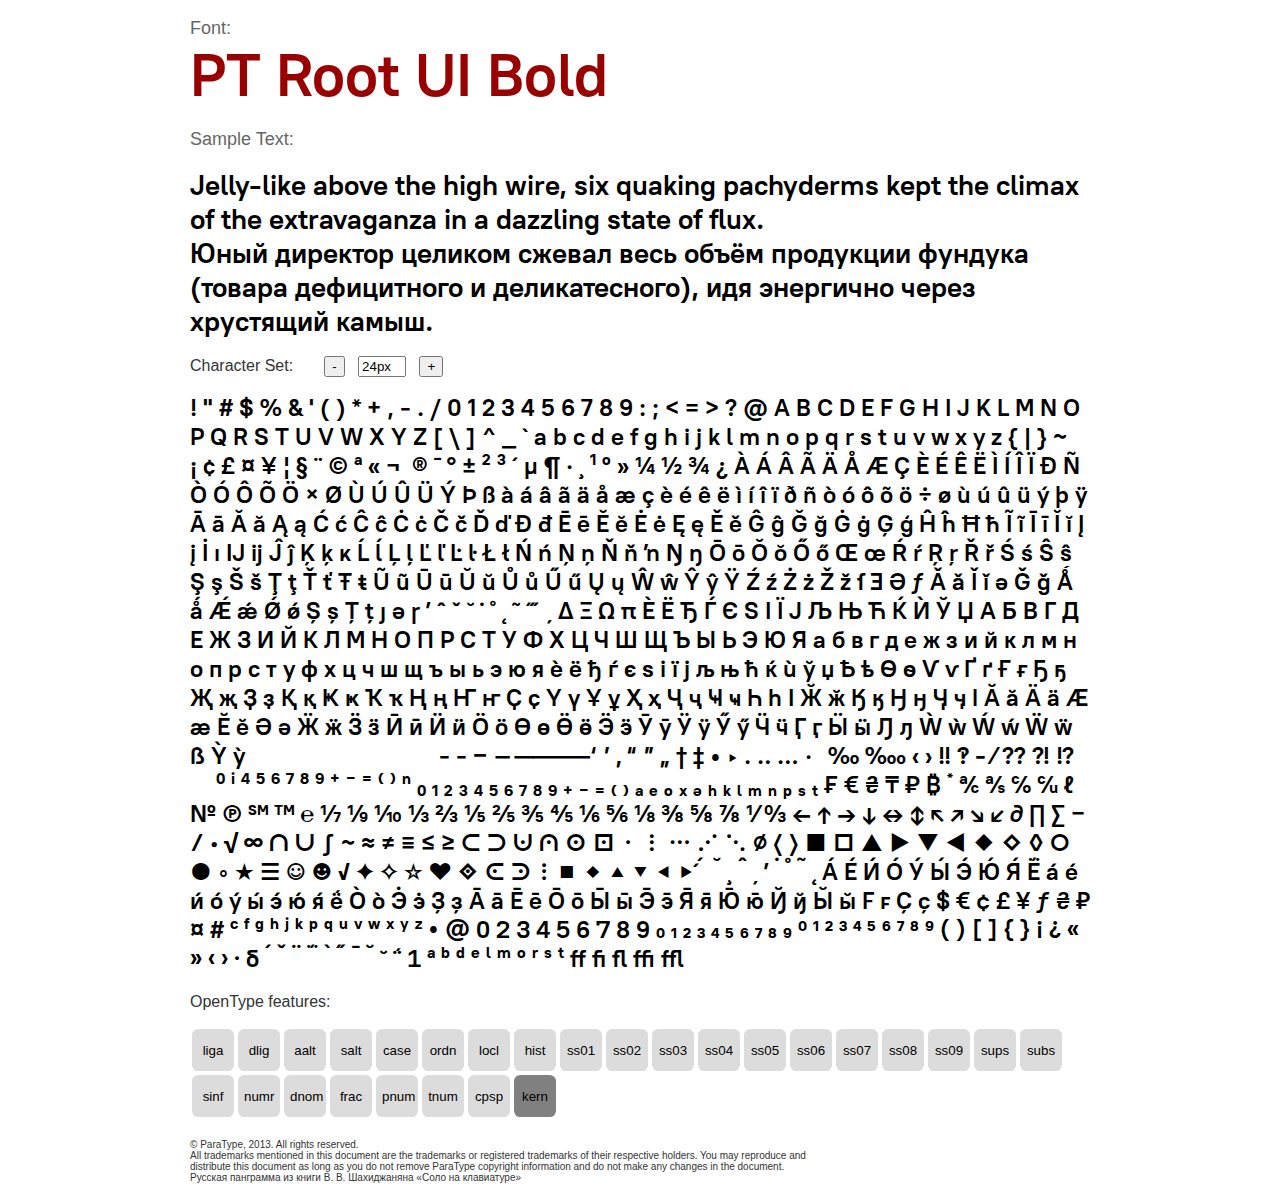
<file: multilayer-layout02/button-up/fonts/PT-Root-UI_Bold.html>
<!DOCTYPE html PUBLIC "-//W3C//DTD XHTML 1.0 Strict//EN"
	"http://www.w3.org/TR/xhtml1/DTD/xhtml1-strict.dtd">

<html xmlns="http://www.w3.org/1999/xhtml" xml:lang="en" lang="en">
<head>
	<meta http-equiv="Content-Type" content="text/html; charset=utf-8"/>
	<meta http-equiv="X-UA-Compatible" content="IE=Edge" />
  
<!--
These webfonts were purchased at www.ParaType.com
You can purchase them too. Please don't steal them.

Please don't remove this notice. Thanks.
-->	
	<title>Font Face Demo</title>
	<link rel="stylesheet" href="PT-Root-UI_Bold.css" type="text/css" charset="utf-8">
	<style type="text/css" media="screen">
		body {font-family: Helvetica, Arial, sans-serif; color:#333333;}
		.PTRootUIWebBold {
			font-family: 'PTRootUIWebBold';
			font-weight: normal;
			font-style: normal;
			color:#000000;
		}

		.caption {
			font-size: 18px;
			color:#666666;
		}
		.FontName {
			font-size: 60px;
		}
		.CopyrightFont {
			font-size: 10px;
		}
		#container {
			width: 900px;
			margin-left: auto;
			margin-right: auto;
			overflow: none;
		}
		.samplebox {
			white-space:wrap;
			margin-top:10px;
			margin-bottom: 0px;
		}
		.features {
			margin-top: 20px;
			margin-bottom: 20px;
		}
		.feature {
			height: 42px;
			width: 42px;
			cursor: pointer;
			margin: 2px;
			border-radius: 15%;
			background-color: #DCDCDC;
			border: none;
		}
		.active{
			background-color: #808080;			
		}
		
		
	</style>
<script type="text/javascript">
		fsize = 24
		window.onload = function(){ active('kern')};
function less()
{
	if (fsize > 2) {	
		fsize = fsize-1;
		p = document.getElementById('sample');
		p.style.fontSize = fsize + "px";
		document.getElementById('stext').value = fsize + "px";
	}
}	

function more()
{
	if (fsize < 100) {	
		fsize = fsize+1;
		setSize ()
	}
}	

function setSize ()
{
	p = document.getElementById('sample');
	document.getElementById('sample-text').style.fontSize = "28px";
	p.style.fontSize = fsize + "px";
	document.getElementById('stext').value = fsize + "px";
}

function changeFSize()
{
	tsize = document.getElementById('stext').value;
	fsize = parseInt (tsize);
	setSize ();
	return false;
}
function active(value)
{
	const button = document.getElementById(value); 	
	const allFeatures = document.querySelectorAll(".features button");
	button.classList.toggle('active');	
	let features = "";
	for(let i = 0; i < allFeatures.length; i ++){
		features += "'" + allFeatures[i].id + "'" + " ";
		if(allFeatures[i].classList.contains("active")){
			features += "1";
		}
		else { features += "0"}
		
		if(i+1 !== allFeatures.length) {
			features += ",";	
		}
	}	
	let sample = document.getElementById('sample');
	let sampleText = document.getElementById('sample-text');
	let styles = "font-feature-settings:" + features + ";";
	sample.setAttribute("style", styles);
	sampleText.setAttribute("style", styles);	
	setSize();
}
</script>	
</head>
<body>
	<div id="container">
<p class="caption">
Font: <br>

<span class="PTRootUIWebBold samplebox" style="font-size:60px; color:#990000">
PT Root UI Bold</span></p>

<p class="caption">
Sample Text:</p>
<p id="sample-text" class="PTRootUIWebBold samplebox" style="font-size:28px">
Jelly-like above the high wire, six quaking pachyderms kept the climax of the extravaganza in a dazzling state of flux.<br>Юный директор целиком сжевал весь объём продукции фундука (товара дефицитного и деликатесного), идя энергично через хрустящий камыш.</p>

<p class="caption">
<div>
	<div>
		<form onsubmit="return changeFSize();">
		Character Set: &nbsp;&nbsp;&nbsp;&nbsp;&nbsp; <input type="button" value="-" onClick="less()"> &nbsp;&nbsp;<input id="stext" type="text" value="24px" style="width:40px"> &nbsp;&nbsp;<input type="button" value="+" onClick="more()"></p>
		</form>
		<p id="sample" class="PTRootUIWebBold samplebox" style="font-size:24px;">
			   ! " # $ % & ' ( ) * + , - . / 0 1 2 3 4 5 6 7 8 9 : ; < = > ? @ A B C D E F G H I J K L M N O P Q R S T U V W X Y Z [ \ ] ^ _ ` a b c d e f g h i j k l m n o p q r s t u v w x y z { | } ~   ¡ ¢ £ ¤ ¥ ¦ § ¨ © ª « ¬ ­ ® ¯ ° ± ² ³ ´ µ ¶ · ¸ ¹ º » ¼ ½ ¾ ¿ À Á Â Ã Ä Å Æ Ç È É Ê Ë Ì Í Î Ï Ð Ñ Ò Ó Ô Õ Ö × Ø Ù Ú Û Ü Ý Þ ß à á â ã ä å æ ç è é ê ë ì í î ï ð ñ ò ó ô õ ö ÷ ø ù ú û ü ý þ ÿ Ā ā Ă ă Ą ą Ć ć Ĉ ĉ Ċ ċ Č č Ď ď Đ đ Ē ē Ĕ ĕ Ė ė Ę ę Ě ě Ĝ ĝ Ğ ğ Ġ ġ Ģ ģ Ĥ ĥ Ħ ħ Ĩ ĩ Ī ī Ĭ ĭ Į į İ ı Ĳ ĳ Ĵ ĵ Ķ ķ ĸ Ĺ ĺ Ļ ļ Ľ ľ Ŀ ŀ Ł ł Ń ń Ņ ņ Ň ň ŉ Ŋ ŋ Ō ō Ŏ ŏ Ő ő Œ œ Ŕ ŕ Ŗ ŗ Ř ř Ś ś Ŝ ŝ Ş ş Š š Ţ ţ Ť ť Ŧ ŧ Ũ ũ Ū ū Ŭ ŭ Ů ů Ű ű Ų ų Ŵ ŵ Ŷ ŷ Ÿ Ź ź Ż ż Ž ž ſ Ǝ Ə ƒ Ǎ ǎ Ǐ ǐ ǝ Ǧ ǧ Ǻ ǻ Ǽ ǽ Ǿ ǿ Ș ș Ț ț ȷ ə ɼ ʼ ˆ ˇ ˘ ˙ ˚ ˛ ˜ ˝ ́ ̦ Δ Ξ Ω π Ѐ Ё Ђ Ѓ Є Ѕ І Ї Ј Љ Њ Ћ Ќ Ѝ Ў Џ А Б В Г Д Е Ж З И Й К Л М Н О П Р С Т У Ф Х Ц Ч Ш Щ Ъ Ы Ь Э Ю Я а б в г д е ж з и й к л м н о п р с т у ф х ц ч ш щ ъ ы ь э ю я ѐ ё ђ ѓ є ѕ і ї ј љ њ ћ ќ ѝ ў џ Ѣ ѣ Ѳ ѳ Ѵ ѵ Ґ ґ Ғ ғ Ҕ ҕ Җ җ Ҙ ҙ Қ қ Ҝ ҝ Ҡ ҡ Ң ң Ҥ ҥ Ҫ ҫ Ү ү Ұ ұ Ҳ ҳ Ҷ ҷ Ҹ ҹ Һ һ Ӏ Ӂ ӂ Ӄ ӄ Ӈ ӈ Ӌ ӌ ӏ Ӑ ӑ Ӓ ӓ Ӕ ӕ Ӗ ӗ Ә ә Ӝ ӝ Ӟ ӟ Ӣ ӣ Ӥ ӥ Ӧ ӧ Ө ө Ӫ ӫ Ӭ ӭ Ӯ ӯ Ӱ ӱ Ӳ ӳ Ӵ ӵ Ӷ ӷ Ӹ ӹ Ԓ ԓ Ẁ ẁ Ẃ ẃ Ẅ ẅ ẞ Ỳ ỳ                       ​ ‐ ‑ ‒ – — ― ‘ ’ ‚ “ ” „ † ‡ • ‣ ․ ‥ … ‧   ‰ ‱ ‹ › ‼ ‽ ⁃ ⁄ ⁇ ⁈ ⁉   ⁠ ⁰ ⁱ ⁴ ⁵ ⁶ ⁷ ⁸ ⁹ ⁺ ⁻ ⁼ ⁽ ⁾ ⁿ ₀ ₁ ₂ ₃ ₄ ₅ ₆ ₇ ₈ ₉ ₊ ₋ ₌ ₍ ₎ ₐ ₑ ₒ ₓ ₔ ₕ ₖ ₗ ₘ ₙ ₚ ₛ ₜ ₣ € ₴ ₸ ₽ ₿ ⃰ ℀ ℁ ℅ ℆ ℓ № ℗ ℠ ™ ℮ ⅐ ⅑ ⅒ ⅓ ⅔ ⅕ ⅖ ⅗ ⅘ ⅙ ⅚ ⅛ ⅜ ⅝ ⅞ ⅟ ↉ ← ↑ → ↓ ↔ ↕ ↖ ↗ ↘ ↙ ∂ ∏ ∑ − ∕ ∙ √ ∞ ∩ ∪ ∫ ∼ ≈ ≠ ≡ ≤ ≥ ⊂ ⊃ ⊍ ⊎ ⊙ ⊡ ⋅ ⋮ ⋯ ⋰ ⋱ ⌀ 〈 〉 ■ □ ▲ ► ▼ ◄ ◆ ◇ ◊ ○ ● ◦ ★ ☰ ☺ ☻ ✓ ✦ ✧ ✩ ❤ ⟐ ⪽ ⪾ ⫶ ⯀ ⯁ ⯅ ⯆ ⯇ ⯈                                                                                                                                                      ﬀ ﬁ ﬂ ﬃ ﬄ ﻿ 
		</p>
	</div>
	<div class="features">
	<p>OpenType features:</p><button id='liga' class='feature' onclick=active('liga') title='Standard Ligatures'>liga</button><button id='dlig' class='feature' onclick=active('dlig') title='Discretionary Ligatures'>dlig</button><button id='aalt' class='feature' onclick=active('aalt') title='Access All Alternates'>aalt</button><button id='salt' class='feature' onclick=active('salt') title='Stylistic Alternates'>salt</button><button id='case' class='feature' onclick=active('case') title='Case-Sensitive Forms'>case</button><button id='ordn' class='feature' onclick=active('ordn') title='Ordinals'>ordn</button><button id='locl' class='feature' onclick=active('locl') title='Localized Forms'>locl</button><button id='hist' class='feature' onclick=active('hist') title='Historical Forms'>hist</button><button id='ss01' class='feature' onclick=active('ss01') title='Stylistic Set 1'>ss01</button><button id='ss02' class='feature' onclick=active('ss02') title='Stylistic Set 2'>ss02</button><button id='ss03' class='feature' onclick=active('ss03') title='Stylistic Set 3'>ss03</button><button id='ss04' class='feature' onclick=active('ss04') title='Stylistic Set 4'>ss04</button><button id='ss05' class='feature' onclick=active('ss05') title='Stylistic Set 5'>ss05</button><button id='ss06' class='feature' onclick=active('ss06') title='Stylistic Set 6'>ss06</button><button id='ss07' class='feature' onclick=active('ss07') title='Stylistic Set 7'>ss07</button><button id='ss08' class='feature' onclick=active('ss08') title='Stylistic Set 8'>ss08</button><button id='ss09' class='feature' onclick=active('ss09') title='Stylistic Set 9'>ss09</button><button id='sups' class='feature' onclick=active('sups') title='Superscript'>sups</button><button id='subs' class='feature' onclick=active('subs') title='Subscript'>subs</button><button id='sinf' class='feature' onclick=active('sinf') title='Scientific Inferiors'>sinf</button><button id='numr' class='feature' onclick=active('numr') title='Numerators'>numr</button><button id='dnom' class='feature' onclick=active('dnom') title='Denominators'>dnom</button><button id='frac' class='feature' onclick=active('frac') title='Fractions'>frac</button><button id='pnum' class='feature' onclick=active('pnum') title='Proportional Figures'>pnum</button><button id='tnum' class='feature' onclick=active('tnum') title='Tabular Figures'>tnum</button><button id='cpsp' class='feature' onclick=active('cpsp') title='Capital Spacing'>cpsp</button><button id='kern' class='feature' onclick=active('kern') title='Kerning'>kern</button>
	</div>
</div>

<p class="CopyrightFont">
&#169; ParaType, 2013. All rights reserved.<br>All trademarks mentioned in this document are the trademarks or registered trademarks of their respective holders. You may reproduce and<br>distribute this document as long as you do not remove ParaType copyright information and do not make any changes in the document.<br>Русская панграмма из книги В. В. Шахиджаняна «Соло на клавиатуре»</p>	</div>

</body>
</html>
</file>
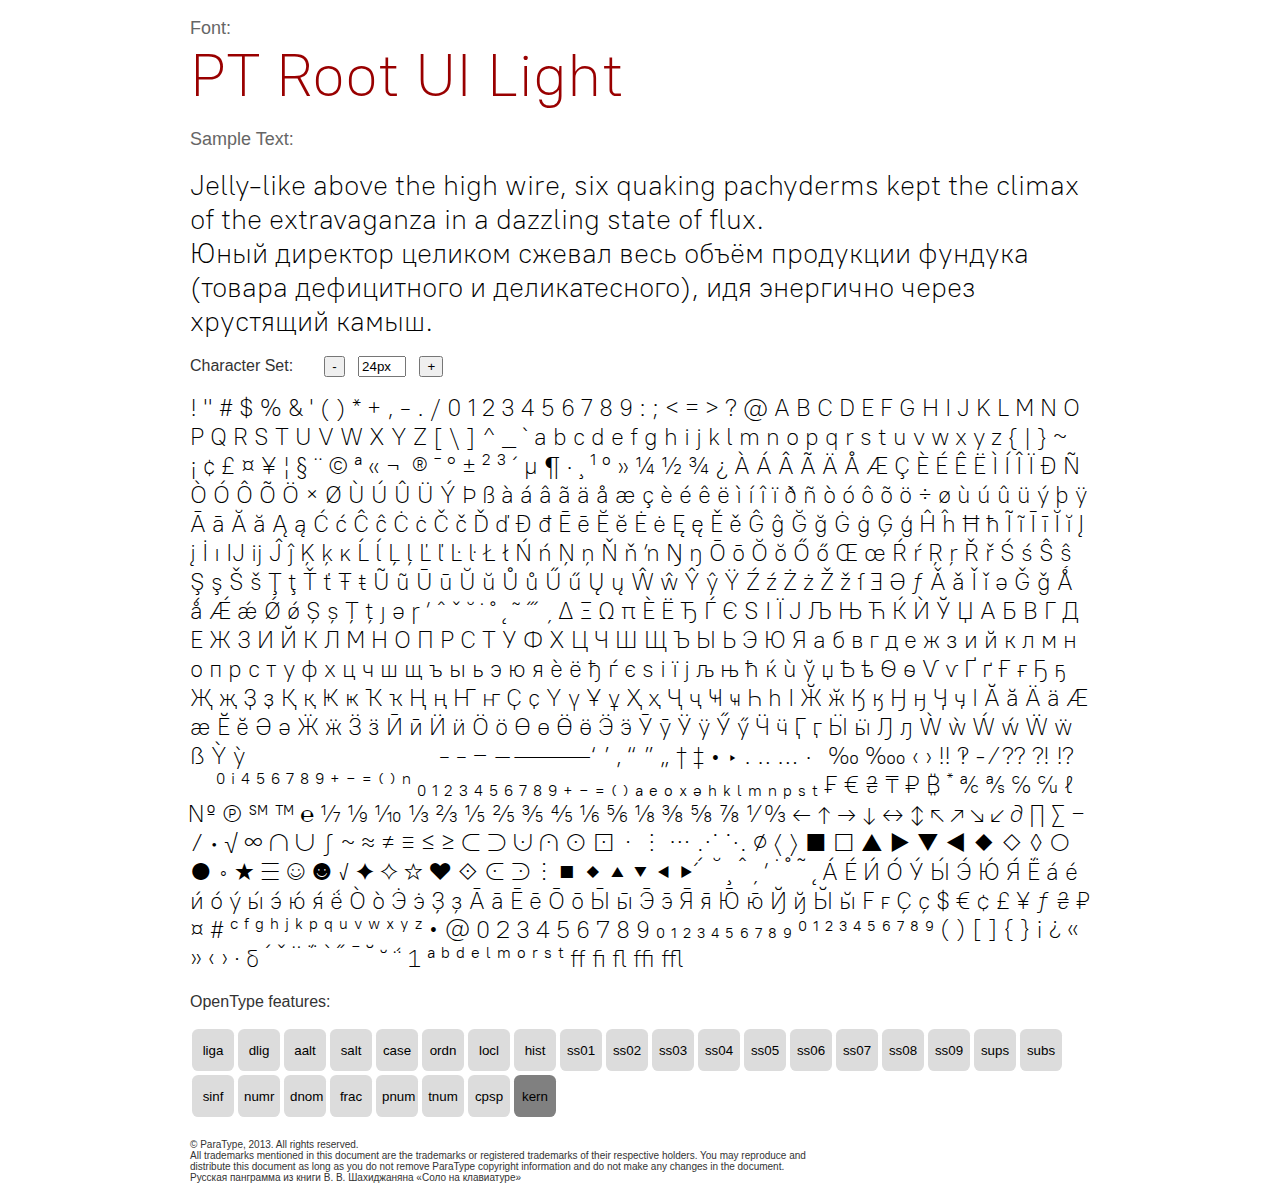
<file: multilayer-layout02/button-up/fonts/PT-Root-UI_Light.html>
<!DOCTYPE html PUBLIC "-//W3C//DTD XHTML 1.0 Strict//EN"
	"http://www.w3.org/TR/xhtml1/DTD/xhtml1-strict.dtd">

<html xmlns="http://www.w3.org/1999/xhtml" xml:lang="en" lang="en">
<head>
	<meta http-equiv="Content-Type" content="text/html; charset=utf-8"/>
	<meta http-equiv="X-UA-Compatible" content="IE=Edge" />
  
<!--
These webfonts were purchased at www.ParaType.com
You can purchase them too. Please don't steal them.

Please don't remove this notice. Thanks.
-->	
	<title>Font Face Demo</title>
	<link rel="stylesheet" href="PT-Root-UI_Light.css" type="text/css" charset="utf-8">
	<style type="text/css" media="screen">
		body {font-family: Helvetica, Arial, sans-serif; color:#333333;}
		.PTRootUIWebLight {
			font-family: 'PTRootUIWebLight';
			font-weight: normal;
			font-style: normal;
			color:#000000;
		}

		.caption {
			font-size: 18px;
			color:#666666;
		}
		.FontName {
			font-size: 60px;
		}
		.CopyrightFont {
			font-size: 10px;
		}
		#container {
			width: 900px;
			margin-left: auto;
			margin-right: auto;
			overflow: none;
		}
		.samplebox {
			white-space:wrap;
			margin-top:10px;
			margin-bottom: 0px;
		}
		.features {
			margin-top: 20px;
			margin-bottom: 20px;
		}
		.feature {
			height: 42px;
			width: 42px;
			cursor: pointer;
			margin: 2px;
			border-radius: 15%;
			background-color: #DCDCDC;
			border: none;
		}
		.active{
			background-color: #808080;			
		}
		
		
	</style>
<script type="text/javascript">
		fsize = 24
		window.onload = function(){ active('kern')};
function less()
{
	if (fsize > 2) {	
		fsize = fsize-1;
		p = document.getElementById('sample');
		p.style.fontSize = fsize + "px";
		document.getElementById('stext').value = fsize + "px";
	}
}	

function more()
{
	if (fsize < 100) {	
		fsize = fsize+1;
		setSize ()
	}
}	

function setSize ()
{
	p = document.getElementById('sample');
	document.getElementById('sample-text').style.fontSize = "28px";
	p.style.fontSize = fsize + "px";
	document.getElementById('stext').value = fsize + "px";
}

function changeFSize()
{
	tsize = document.getElementById('stext').value;
	fsize = parseInt (tsize);
	setSize ();
	return false;
}
function active(value)
{
	const button = document.getElementById(value); 	
	const allFeatures = document.querySelectorAll(".features button");
	button.classList.toggle('active');	
	let features = "";
	for(let i = 0; i < allFeatures.length; i ++){
		features += "'" + allFeatures[i].id + "'" + " ";
		if(allFeatures[i].classList.contains("active")){
			features += "1";
		}
		else { features += "0"}
		
		if(i+1 !== allFeatures.length) {
			features += ",";	
		}
	}	
	let sample = document.getElementById('sample');
	let sampleText = document.getElementById('sample-text');
	let styles = "font-feature-settings:" + features + ";";
	sample.setAttribute("style", styles);
	sampleText.setAttribute("style", styles);	
	setSize();
}
</script>	
</head>
<body>
	<div id="container">
<p class="caption">
Font: <br>

<span class="PTRootUIWebLight samplebox" style="font-size:60px; color:#990000">
PT Root UI Light</span></p>

<p class="caption">
Sample Text:</p>
<p id="sample-text" class="PTRootUIWebLight samplebox" style="font-size:28px">
Jelly-like above the high wire, six quaking pachyderms kept the climax of the extravaganza in a dazzling state of flux.<br>Юный директор целиком сжевал весь объём продукции фундука (товара дефицитного и деликатесного), идя энергично через хрустящий камыш.</p>

<p class="caption">
<div>
	<div>
		<form onsubmit="return changeFSize();">
		Character Set: &nbsp;&nbsp;&nbsp;&nbsp;&nbsp; <input type="button" value="-" onClick="less()"> &nbsp;&nbsp;<input id="stext" type="text" value="24px" style="width:40px"> &nbsp;&nbsp;<input type="button" value="+" onClick="more()"></p>
		</form>
		<p id="sample" class="PTRootUIWebLight samplebox" style="font-size:24px;">
			   ! " # $ % & ' ( ) * + , - . / 0 1 2 3 4 5 6 7 8 9 : ; < = > ? @ A B C D E F G H I J K L M N O P Q R S T U V W X Y Z [ \ ] ^ _ ` a b c d e f g h i j k l m n o p q r s t u v w x y z { | } ~   ¡ ¢ £ ¤ ¥ ¦ § ¨ © ª « ¬ ­ ® ¯ ° ± ² ³ ´ µ ¶ · ¸ ¹ º » ¼ ½ ¾ ¿ À Á Â Ã Ä Å Æ Ç È É Ê Ë Ì Í Î Ï Ð Ñ Ò Ó Ô Õ Ö × Ø Ù Ú Û Ü Ý Þ ß à á â ã ä å æ ç è é ê ë ì í î ï ð ñ ò ó ô õ ö ÷ ø ù ú û ü ý þ ÿ Ā ā Ă ă Ą ą Ć ć Ĉ ĉ Ċ ċ Č č Ď ď Đ đ Ē ē Ĕ ĕ Ė ė Ę ę Ě ě Ĝ ĝ Ğ ğ Ġ ġ Ģ ģ Ĥ ĥ Ħ ħ Ĩ ĩ Ī ī Ĭ ĭ Į į İ ı Ĳ ĳ Ĵ ĵ Ķ ķ ĸ Ĺ ĺ Ļ ļ Ľ ľ Ŀ ŀ Ł ł Ń ń Ņ ņ Ň ň ŉ Ŋ ŋ Ō ō Ŏ ŏ Ő ő Œ œ Ŕ ŕ Ŗ ŗ Ř ř Ś ś Ŝ ŝ Ş ş Š š Ţ ţ Ť ť Ŧ ŧ Ũ ũ Ū ū Ŭ ŭ Ů ů Ű ű Ų ų Ŵ ŵ Ŷ ŷ Ÿ Ź ź Ż ż Ž ž ſ Ǝ Ə ƒ Ǎ ǎ Ǐ ǐ ǝ Ǧ ǧ Ǻ ǻ Ǽ ǽ Ǿ ǿ Ș ș Ț ț ȷ ə ɼ ʼ ˆ ˇ ˘ ˙ ˚ ˛ ˜ ˝ ́ ̦ Δ Ξ Ω π Ѐ Ё Ђ Ѓ Є Ѕ І Ї Ј Љ Њ Ћ Ќ Ѝ Ў Џ А Б В Г Д Е Ж З И Й К Л М Н О П Р С Т У Ф Х Ц Ч Ш Щ Ъ Ы Ь Э Ю Я а б в г д е ж з и й к л м н о п р с т у ф х ц ч ш щ ъ ы ь э ю я ѐ ё ђ ѓ є ѕ і ї ј љ њ ћ ќ ѝ ў џ Ѣ ѣ Ѳ ѳ Ѵ ѵ Ґ ґ Ғ ғ Ҕ ҕ Җ җ Ҙ ҙ Қ қ Ҝ ҝ Ҡ ҡ Ң ң Ҥ ҥ Ҫ ҫ Ү ү Ұ ұ Ҳ ҳ Ҷ ҷ Ҹ ҹ Һ һ Ӏ Ӂ ӂ Ӄ ӄ Ӈ ӈ Ӌ ӌ ӏ Ӑ ӑ Ӓ ӓ Ӕ ӕ Ӗ ӗ Ә ә Ӝ ӝ Ӟ ӟ Ӣ ӣ Ӥ ӥ Ӧ ӧ Ө ө Ӫ ӫ Ӭ ӭ Ӯ ӯ Ӱ ӱ Ӳ ӳ Ӵ ӵ Ӷ ӷ Ӹ ӹ Ԓ ԓ Ẁ ẁ Ẃ ẃ Ẅ ẅ ẞ Ỳ ỳ                       ​ ‐ ‑ ‒ – — ― ‘ ’ ‚ “ ” „ † ‡ • ‣ ․ ‥ … ‧   ‰ ‱ ‹ › ‼ ‽ ⁃ ⁄ ⁇ ⁈ ⁉   ⁠ ⁰ ⁱ ⁴ ⁵ ⁶ ⁷ ⁸ ⁹ ⁺ ⁻ ⁼ ⁽ ⁾ ⁿ ₀ ₁ ₂ ₃ ₄ ₅ ₆ ₇ ₈ ₉ ₊ ₋ ₌ ₍ ₎ ₐ ₑ ₒ ₓ ₔ ₕ ₖ ₗ ₘ ₙ ₚ ₛ ₜ ₣ € ₴ ₸ ₽ ₿ ⃰ ℀ ℁ ℅ ℆ ℓ № ℗ ℠ ™ ℮ ⅐ ⅑ ⅒ ⅓ ⅔ ⅕ ⅖ ⅗ ⅘ ⅙ ⅚ ⅛ ⅜ ⅝ ⅞ ⅟ ↉ ← ↑ → ↓ ↔ ↕ ↖ ↗ ↘ ↙ ∂ ∏ ∑ − ∕ ∙ √ ∞ ∩ ∪ ∫ ∼ ≈ ≠ ≡ ≤ ≥ ⊂ ⊃ ⊍ ⊎ ⊙ ⊡ ⋅ ⋮ ⋯ ⋰ ⋱ ⌀ 〈 〉 ■ □ ▲ ► ▼ ◄ ◆ ◇ ◊ ○ ● ◦ ★ ☰ ☺ ☻ ✓ ✦ ✧ ✩ ❤ ⟐ ⪽ ⪾ ⫶ ⯀ ⯁ ⯅ ⯆ ⯇ ⯈                                                                                                                                                      ﬀ ﬁ ﬂ ﬃ ﬄ ﻿ 
		</p>
	</div>
	<div class="features">
	<p>OpenType features:</p><button id='liga' class='feature' onclick=active('liga') title='Standard Ligatures'>liga</button><button id='dlig' class='feature' onclick=active('dlig') title='Discretionary Ligatures'>dlig</button><button id='aalt' class='feature' onclick=active('aalt') title='Access All Alternates'>aalt</button><button id='salt' class='feature' onclick=active('salt') title='Stylistic Alternates'>salt</button><button id='case' class='feature' onclick=active('case') title='Case-Sensitive Forms'>case</button><button id='ordn' class='feature' onclick=active('ordn') title='Ordinals'>ordn</button><button id='locl' class='feature' onclick=active('locl') title='Localized Forms'>locl</button><button id='hist' class='feature' onclick=active('hist') title='Historical Forms'>hist</button><button id='ss01' class='feature' onclick=active('ss01') title='Stylistic Set 1'>ss01</button><button id='ss02' class='feature' onclick=active('ss02') title='Stylistic Set 2'>ss02</button><button id='ss03' class='feature' onclick=active('ss03') title='Stylistic Set 3'>ss03</button><button id='ss04' class='feature' onclick=active('ss04') title='Stylistic Set 4'>ss04</button><button id='ss05' class='feature' onclick=active('ss05') title='Stylistic Set 5'>ss05</button><button id='ss06' class='feature' onclick=active('ss06') title='Stylistic Set 6'>ss06</button><button id='ss07' class='feature' onclick=active('ss07') title='Stylistic Set 7'>ss07</button><button id='ss08' class='feature' onclick=active('ss08') title='Stylistic Set 8'>ss08</button><button id='ss09' class='feature' onclick=active('ss09') title='Stylistic Set 9'>ss09</button><button id='sups' class='feature' onclick=active('sups') title='Superscript'>sups</button><button id='subs' class='feature' onclick=active('subs') title='Subscript'>subs</button><button id='sinf' class='feature' onclick=active('sinf') title='Scientific Inferiors'>sinf</button><button id='numr' class='feature' onclick=active('numr') title='Numerators'>numr</button><button id='dnom' class='feature' onclick=active('dnom') title='Denominators'>dnom</button><button id='frac' class='feature' onclick=active('frac') title='Fractions'>frac</button><button id='pnum' class='feature' onclick=active('pnum') title='Proportional Figures'>pnum</button><button id='tnum' class='feature' onclick=active('tnum') title='Tabular Figures'>tnum</button><button id='cpsp' class='feature' onclick=active('cpsp') title='Capital Spacing'>cpsp</button><button id='kern' class='feature' onclick=active('kern') title='Kerning'>kern</button>
	</div>
</div>

<p class="CopyrightFont">
&#169; ParaType, 2013. All rights reserved.<br>All trademarks mentioned in this document are the trademarks or registered trademarks of their respective holders. You may reproduce and<br>distribute this document as long as you do not remove ParaType copyright information and do not make any changes in the document.<br>Русская панграмма из книги В. В. Шахиджаняна «Соло на клавиатуре»</p>	</div>

</body>
</html>
</file>
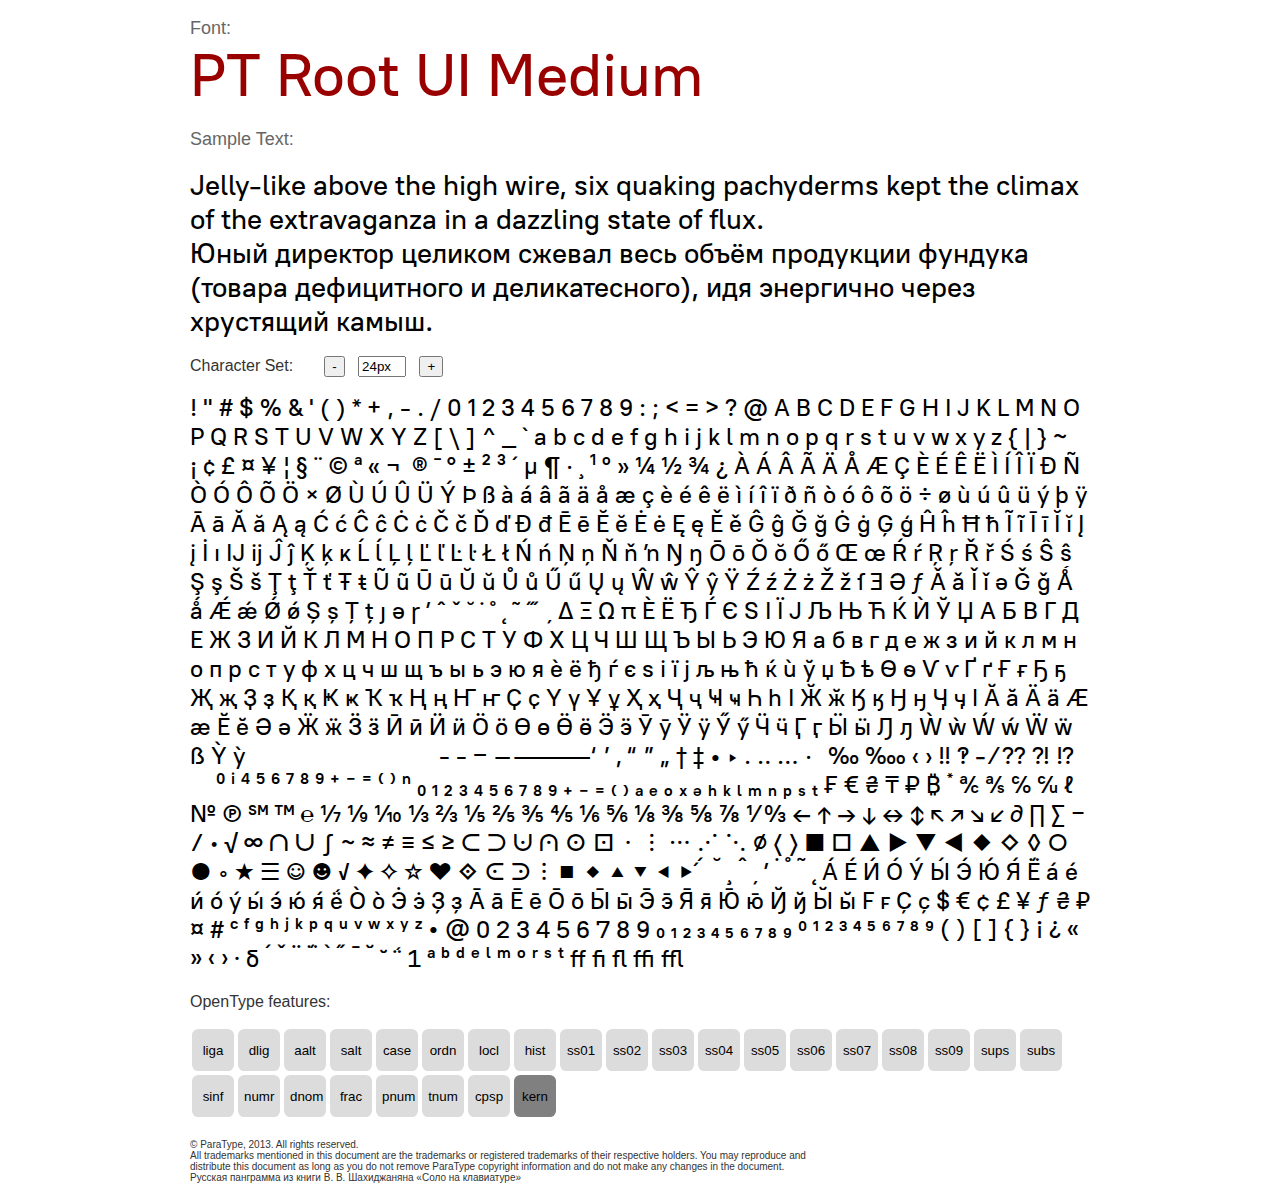
<file: multilayer-layout02/button-up/fonts/PT-Root-UI_Medium.html>
<!DOCTYPE html PUBLIC "-//W3C//DTD XHTML 1.0 Strict//EN"
	"http://www.w3.org/TR/xhtml1/DTD/xhtml1-strict.dtd">

<html xmlns="http://www.w3.org/1999/xhtml" xml:lang="en" lang="en">
<head>
	<meta http-equiv="Content-Type" content="text/html; charset=utf-8"/>
	<meta http-equiv="X-UA-Compatible" content="IE=Edge" />
  
<!--
These webfonts were purchased at www.ParaType.com
You can purchase them too. Please don't steal them.

Please don't remove this notice. Thanks.
-->	
	<title>Font Face Demo</title>
	<link rel="stylesheet" href="PT-Root-UI_Medium.css" type="text/css" charset="utf-8">
	<style type="text/css" media="screen">
		body {font-family: Helvetica, Arial, sans-serif; color:#333333;}
		.PTRootUIWebMedium {
			font-family: 'PTRootUIWebMedium';
			font-weight: normal;
			font-style: normal;
			color:#000000;
		}

		.caption {
			font-size: 18px;
			color:#666666;
		}
		.FontName {
			font-size: 60px;
		}
		.CopyrightFont {
			font-size: 10px;
		}
		#container {
			width: 900px;
			margin-left: auto;
			margin-right: auto;
			overflow: none;
		}
		.samplebox {
			white-space:wrap;
			margin-top:10px;
			margin-bottom: 0px;
		}
		.features {
			margin-top: 20px;
			margin-bottom: 20px;
		}
		.feature {
			height: 42px;
			width: 42px;
			cursor: pointer;
			margin: 2px;
			border-radius: 15%;
			background-color: #DCDCDC;
			border: none;
		}
		.active{
			background-color: #808080;			
		}
		
		
	</style>
<script type="text/javascript">
		fsize = 24
		window.onload = function(){ active('kern')};
function less()
{
	if (fsize > 2) {	
		fsize = fsize-1;
		p = document.getElementById('sample');
		p.style.fontSize = fsize + "px";
		document.getElementById('stext').value = fsize + "px";
	}
}	

function more()
{
	if (fsize < 100) {	
		fsize = fsize+1;
		setSize ()
	}
}	

function setSize ()
{
	p = document.getElementById('sample');
	document.getElementById('sample-text').style.fontSize = "28px";
	p.style.fontSize = fsize + "px";
	document.getElementById('stext').value = fsize + "px";
}

function changeFSize()
{
	tsize = document.getElementById('stext').value;
	fsize = parseInt (tsize);
	setSize ();
	return false;
}
function active(value)
{
	const button = document.getElementById(value); 	
	const allFeatures = document.querySelectorAll(".features button");
	button.classList.toggle('active');	
	let features = "";
	for(let i = 0; i < allFeatures.length; i ++){
		features += "'" + allFeatures[i].id + "'" + " ";
		if(allFeatures[i].classList.contains("active")){
			features += "1";
		}
		else { features += "0"}
		
		if(i+1 !== allFeatures.length) {
			features += ",";	
		}
	}	
	let sample = document.getElementById('sample');
	let sampleText = document.getElementById('sample-text');
	let styles = "font-feature-settings:" + features + ";";
	sample.setAttribute("style", styles);
	sampleText.setAttribute("style", styles);	
	setSize();
}
</script>	
</head>
<body>
	<div id="container">
<p class="caption">
Font: <br>

<span class="PTRootUIWebMedium samplebox" style="font-size:60px; color:#990000">
PT Root UI Medium</span></p>

<p class="caption">
Sample Text:</p>
<p id="sample-text" class="PTRootUIWebMedium samplebox" style="font-size:28px">
Jelly-like above the high wire, six quaking pachyderms kept the climax of the extravaganza in a dazzling state of flux.<br>Юный директор целиком сжевал весь объём продукции фундука (товара дефицитного и деликатесного), идя энергично через хрустящий камыш.</p>

<p class="caption">
<div>
	<div>
		<form onsubmit="return changeFSize();">
		Character Set: &nbsp;&nbsp;&nbsp;&nbsp;&nbsp; <input type="button" value="-" onClick="less()"> &nbsp;&nbsp;<input id="stext" type="text" value="24px" style="width:40px"> &nbsp;&nbsp;<input type="button" value="+" onClick="more()"></p>
		</form>
		<p id="sample" class="PTRootUIWebMedium samplebox" style="font-size:24px;">
			   ! " # $ % & ' ( ) * + , - . / 0 1 2 3 4 5 6 7 8 9 : ; < = > ? @ A B C D E F G H I J K L M N O P Q R S T U V W X Y Z [ \ ] ^ _ ` a b c d e f g h i j k l m n o p q r s t u v w x y z { | } ~   ¡ ¢ £ ¤ ¥ ¦ § ¨ © ª « ¬ ­ ® ¯ ° ± ² ³ ´ µ ¶ · ¸ ¹ º » ¼ ½ ¾ ¿ À Á Â Ã Ä Å Æ Ç È É Ê Ë Ì Í Î Ï Ð Ñ Ò Ó Ô Õ Ö × Ø Ù Ú Û Ü Ý Þ ß à á â ã ä å æ ç è é ê ë ì í î ï ð ñ ò ó ô õ ö ÷ ø ù ú û ü ý þ ÿ Ā ā Ă ă Ą ą Ć ć Ĉ ĉ Ċ ċ Č č Ď ď Đ đ Ē ē Ĕ ĕ Ė ė Ę ę Ě ě Ĝ ĝ Ğ ğ Ġ ġ Ģ ģ Ĥ ĥ Ħ ħ Ĩ ĩ Ī ī Ĭ ĭ Į į İ ı Ĳ ĳ Ĵ ĵ Ķ ķ ĸ Ĺ ĺ Ļ ļ Ľ ľ Ŀ ŀ Ł ł Ń ń Ņ ņ Ň ň ŉ Ŋ ŋ Ō ō Ŏ ŏ Ő ő Œ œ Ŕ ŕ Ŗ ŗ Ř ř Ś ś Ŝ ŝ Ş ş Š š Ţ ţ Ť ť Ŧ ŧ Ũ ũ Ū ū Ŭ ŭ Ů ů Ű ű Ų ų Ŵ ŵ Ŷ ŷ Ÿ Ź ź Ż ż Ž ž ſ Ǝ Ə ƒ Ǎ ǎ Ǐ ǐ ǝ Ǧ ǧ Ǻ ǻ Ǽ ǽ Ǿ ǿ Ș ș Ț ț ȷ ə ɼ ʼ ˆ ˇ ˘ ˙ ˚ ˛ ˜ ˝ ́ ̦ Δ Ξ Ω π Ѐ Ё Ђ Ѓ Є Ѕ І Ї Ј Љ Њ Ћ Ќ Ѝ Ў Џ А Б В Г Д Е Ж З И Й К Л М Н О П Р С Т У Ф Х Ц Ч Ш Щ Ъ Ы Ь Э Ю Я а б в г д е ж з и й к л м н о п р с т у ф х ц ч ш щ ъ ы ь э ю я ѐ ё ђ ѓ є ѕ і ї ј љ њ ћ ќ ѝ ў џ Ѣ ѣ Ѳ ѳ Ѵ ѵ Ґ ґ Ғ ғ Ҕ ҕ Җ җ Ҙ ҙ Қ қ Ҝ ҝ Ҡ ҡ Ң ң Ҥ ҥ Ҫ ҫ Ү ү Ұ ұ Ҳ ҳ Ҷ ҷ Ҹ ҹ Һ һ Ӏ Ӂ ӂ Ӄ ӄ Ӈ ӈ Ӌ ӌ ӏ Ӑ ӑ Ӓ ӓ Ӕ ӕ Ӗ ӗ Ә ә Ӝ ӝ Ӟ ӟ Ӣ ӣ Ӥ ӥ Ӧ ӧ Ө ө Ӫ ӫ Ӭ ӭ Ӯ ӯ Ӱ ӱ Ӳ ӳ Ӵ ӵ Ӷ ӷ Ӹ ӹ Ԓ ԓ Ẁ ẁ Ẃ ẃ Ẅ ẅ ẞ Ỳ ỳ                       ​ ‐ ‑ ‒ – — ― ‘ ’ ‚ “ ” „ † ‡ • ‣ ․ ‥ … ‧   ‰ ‱ ‹ › ‼ ‽ ⁃ ⁄ ⁇ ⁈ ⁉   ⁠ ⁰ ⁱ ⁴ ⁵ ⁶ ⁷ ⁸ ⁹ ⁺ ⁻ ⁼ ⁽ ⁾ ⁿ ₀ ₁ ₂ ₃ ₄ ₅ ₆ ₇ ₈ ₉ ₊ ₋ ₌ ₍ ₎ ₐ ₑ ₒ ₓ ₔ ₕ ₖ ₗ ₘ ₙ ₚ ₛ ₜ ₣ € ₴ ₸ ₽ ₿ ⃰ ℀ ℁ ℅ ℆ ℓ № ℗ ℠ ™ ℮ ⅐ ⅑ ⅒ ⅓ ⅔ ⅕ ⅖ ⅗ ⅘ ⅙ ⅚ ⅛ ⅜ ⅝ ⅞ ⅟ ↉ ← ↑ → ↓ ↔ ↕ ↖ ↗ ↘ ↙ ∂ ∏ ∑ − ∕ ∙ √ ∞ ∩ ∪ ∫ ∼ ≈ ≠ ≡ ≤ ≥ ⊂ ⊃ ⊍ ⊎ ⊙ ⊡ ⋅ ⋮ ⋯ ⋰ ⋱ ⌀ 〈 〉 ■ □ ▲ ► ▼ ◄ ◆ ◇ ◊ ○ ● ◦ ★ ☰ ☺ ☻ ✓ ✦ ✧ ✩ ❤ ⟐ ⪽ ⪾ ⫶ ⯀ ⯁ ⯅ ⯆ ⯇ ⯈                                                                                                                                                      ﬀ ﬁ ﬂ ﬃ ﬄ ﻿ 
		</p>
	</div>
	<div class="features">
	<p>OpenType features:</p><button id='liga' class='feature' onclick=active('liga') title='Standard Ligatures'>liga</button><button id='dlig' class='feature' onclick=active('dlig') title='Discretionary Ligatures'>dlig</button><button id='aalt' class='feature' onclick=active('aalt') title='Access All Alternates'>aalt</button><button id='salt' class='feature' onclick=active('salt') title='Stylistic Alternates'>salt</button><button id='case' class='feature' onclick=active('case') title='Case-Sensitive Forms'>case</button><button id='ordn' class='feature' onclick=active('ordn') title='Ordinals'>ordn</button><button id='locl' class='feature' onclick=active('locl') title='Localized Forms'>locl</button><button id='hist' class='feature' onclick=active('hist') title='Historical Forms'>hist</button><button id='ss01' class='feature' onclick=active('ss01') title='Stylistic Set 1'>ss01</button><button id='ss02' class='feature' onclick=active('ss02') title='Stylistic Set 2'>ss02</button><button id='ss03' class='feature' onclick=active('ss03') title='Stylistic Set 3'>ss03</button><button id='ss04' class='feature' onclick=active('ss04') title='Stylistic Set 4'>ss04</button><button id='ss05' class='feature' onclick=active('ss05') title='Stylistic Set 5'>ss05</button><button id='ss06' class='feature' onclick=active('ss06') title='Stylistic Set 6'>ss06</button><button id='ss07' class='feature' onclick=active('ss07') title='Stylistic Set 7'>ss07</button><button id='ss08' class='feature' onclick=active('ss08') title='Stylistic Set 8'>ss08</button><button id='ss09' class='feature' onclick=active('ss09') title='Stylistic Set 9'>ss09</button><button id='sups' class='feature' onclick=active('sups') title='Superscript'>sups</button><button id='subs' class='feature' onclick=active('subs') title='Subscript'>subs</button><button id='sinf' class='feature' onclick=active('sinf') title='Scientific Inferiors'>sinf</button><button id='numr' class='feature' onclick=active('numr') title='Numerators'>numr</button><button id='dnom' class='feature' onclick=active('dnom') title='Denominators'>dnom</button><button id='frac' class='feature' onclick=active('frac') title='Fractions'>frac</button><button id='pnum' class='feature' onclick=active('pnum') title='Proportional Figures'>pnum</button><button id='tnum' class='feature' onclick=active('tnum') title='Tabular Figures'>tnum</button><button id='cpsp' class='feature' onclick=active('cpsp') title='Capital Spacing'>cpsp</button><button id='kern' class='feature' onclick=active('kern') title='Kerning'>kern</button>
	</div>
</div>

<p class="CopyrightFont">
&#169; ParaType, 2013. All rights reserved.<br>All trademarks mentioned in this document are the trademarks or registered trademarks of their respective holders. You may reproduce and<br>distribute this document as long as you do not remove ParaType copyright information and do not make any changes in the document.<br>Русская панграмма из книги В. В. Шахиджаняна «Соло на клавиатуре»</p>	</div>

</body>
</html>
</file>
<file: card01/style.css>
body {
	margin: 0;
	background-color: #ffffff;
	color: #16161a;
	font-family: "Inter", "Arial", sans-serif;
	font-size: 14px;
	font-weight: 400;
	line-height: 1.2;
}

/* утилитные классы */
.visually-hidden {
	position: absolute;
	width: 1px;
	height: 1px;
	margin: -1px;
	border: 0;
	padding: 0;
	white-space: nowrap;
	clip-path: inset(100%);
	clip: rect(0 0 0 0);
	overflow: hidden;
}

/* компонент - ссылка */
.link {
	transition: all 0.2s ease-in-out 0s;
	outline: none;
	color: #0d0417;
	text-decoration: none;
}

.link:visited {
	color: #797980;
}

.link:hover {
	transition: all 0.2s ease-in-out 0s;
	color: #0d0417;
	text-decoration-color: #0d0417;
	text-decoration-line: underline;
	text-decoration-thickness: 1px;
}

.link:focus,
.link:active {
	transition: all 0.2s ease-in-out 0s;
	color: #0d0417;
	text-decoration-color: #f8d456;
	text-decoration-line: underline;
	text-decoration-thickness: 2px;
}

/* компонент — кнопка */
.button {
	box-sizing: border-box;
	padding: 0;
	border: 2px solid #f8d456;
	border-radius: 6px;
	background-color: #f8d456;
	color: #0d0417;
	text-align: center;
	cursor: pointer;
}

.button:enabled:hover,
.button:enabled:focus,
.button:enabled:active {
	transition: all 0.2s ease-in-out 0s;
}

.button:enabled:hover {
	background-color: #ffffff;
}

.button:enabled:focus,
.button:enabled:active {
	border: 1px solid #0d0417;
}

.button:disabled {
	border-color: #e6e4e1;
	background-color: #e6e4e1;
	color: #a6a5a2;
}

/* компонент — контейнер для карточки */
.card-container {
	box-sizing: border-box;
	min-width: 1366px;
	max-width: 1366px;
	margin-top: 3em;
	margin-bottom: 0;
	margin-right: auto;
	margin-left: auto;
	padding: 98px;
}

.card {
	display: flex;
}

.card__img-container {
	box-sizing: border-box;
	flex-shrink: 0;
	width: 670px;
	margin-right: 30px;
	border-radius: 8px;
}

.card__picture {
	display: block;
	max-width: 100%;
	height: auto;
}

.card__info-container {
	width: 100%;
	border-radius: 8px;
	background-color: #f5f5f5;
}

/* компонент — информация внутри карточки */
.card-info {
	display: grid;
	box-sizing: border-box;
	grid-template-rows:
		repeat(3, auto)
		1fr
		repeat(2, auto);
	padding-top: 35px;
	padding-bottom: 35px;
	padding-right: 30px;
	padding-left: 30px;
}

.card-info__code {
	margin-top: 0;
	margin-bottom: 1.6em;
	color: #787878;
	font-family: "Noto Sans", "Arial", sans-serif;
	font-size: 14px;
	line-height: 1.3;
}

.card-info__title {
	margin-top: 0;
	margin-bottom: 0.9em;
	color: #0d0417;
	font-family: "Noto Sans", "Arial", sans-serif;
	font-size: 24px;
	font-weight: 500;
	line-height: 1.3;
}

.card-info__price-and-rate-block {
	display: flex;
	align-items: center;
	margin-bottom: 2.2em;
}

.card-info__price {
	margin-top: 0;
	margin-bottom: 0;
	margin-right: 1em;
	color: #0d0417;
	font-family: "Noto Sans", "Arial", sans-serif;
	font-size: 32px;
	font-weight: 500;
	line-height: 1.3;
}

.card-info__stars {
	margin-right: 1.2em;
}

.card-info__link-to-reviews {
	color: #0d0417;
	font-family: "Noto Sans", "Arial", sans-serif;
	font-size: 14px;
	line-height: 1.3;
}

.card-info__subtitle {
	margin-top: 0;
	margin-bottom: 1em;
	color: #0d0417;
	font-family: "Noto Sans", "Arial", sans-serif;
	font-size: 16px;
	font-weight: 500;
	line-height: 1.3;
}

.card-info__description {
	margin-bottom: 2.2em;
}

.card-info__text {
	margin: 0;
	color: #0d0417;
	font-family: "Noto Sans", "Arial", sans-serif;
	font-size: 14px;
	line-height: 1.4;
}

.card-info__data-list {
	margin-bottom: 2.2em;
}

.card-info__button-block {
	display: flex;
	align-items: center;
	justify-content: space-between;
}

.card-info__button {
	height: 49px;
	padding-right: 1.8em;
	padding-left: 1.8em;
	color: #0d0417;
	font-family: "Noto Sans", "Arial", sans-serif;
	font-size: 14px;
	font-weight: 500;
	line-height: calc(49px - 2px * 2);
}

.card-info__link-to-shop {
	display: inline-block;
	position: relative;
	padding-right: 32px;
	color: #0d0417;
	font-family: "Noto Sans", "Arial", sans-serif;
	font-size: 14px;
	font-weight: 500;
	line-height: 1.3;
}

.card-info__link-to-shop:hover {
	text-decoration: none;
}

.card-info__link-to-shop:focus,
.card-info__link-to-shop:active {
	text-decoration: none;
}

.card-info__link-to-shop::before {
	content: "";
	display: inline-block;
	position: absolute;

	top: 50%;
	transform: translateY(-50%);
	right: 0;
	width: 18px;
	height: 18px;

	transition: background-color 0.2s ease-in-out 0s;
	border-radius: 50%;
	background-color: #ffffff;
}

.card-info__link-to-shop::after {
	content: "";
	position: absolute;

	top: 50%;
	transform: translateY(-50%);
	right: 5px;
	width: 7px;
	height: 8px;

	background-image: url("img/arrow-black.svg");
	background-position: 50% 50%;
	background-size: contain;
	background-repeat: no-repeat;
	background-color: transparent;
}

.card-info__link-to-shop:hover::before {
	transition: background-color 0.2s ease-in-out 0s;
	background-color: #f8d456;
}

.card-info__link-to-shop:hover::after {
	background-image: url("img/arrow-white.svg");
}

/* компонент — список характеристик */
.data-list {
	margin: 0;
	font-family: "Noto Sans", "Arial", sans-serif;
	font-size: 14px;
	line-height: 1.3;
}

.data-list__row {
	display: flex;
	box-sizing: border-box;
	justify-content: space-between;
	padding-bottom: 0.8em;
	border-bottom: 1px solid rgba(13, 4, 23, 0.1);
}

.data-list__row:not(:last-child) {
	margin-bottom: 0.9em;
}

.data-list dt {
	margin: 0;
	color: #787878;
}

.data-list dd {
	margin: 0;
	color: #0d0417;
}

/* компонент — рейтинг с помощью звездочек */
.star-rate {
	display: flex;
}

.star-rate img {
	display: block;
}

.star-rate img:not(:last-child) {
	margin-right: 7px;
}
</file>
<file: card02/style.css>
body {
	margin: 0;
	background-color: #ffffff;
	color: #0d0417;
	font-family: "Noto Sans", "Arial", sans-serif;
	font-size: 16px;
	line-height: 1.3;
}

.visually-hidden {
	position: absolute;
	width: 1px;
	height: 1px;
	margin: -1px;
	padding: 0;
	overflow: hidden;
	border: 0 none;
	clip-path: inset(100%);
}

.link {
	transition: color, box-shadow 0.2s ease-in-out 0s;
	outline: none;
	box-shadow: 0 1px 0 #0d0417;
	color: #0d0417;
	text-decoration: none;
}

.link:visited {
	color: #797980;
}

.link:hover {
	transition: color, box-shadow 0.2s ease-in-out 0s;
	box-shadow: 0 1px 0 #0d0417;
	color: #0d0417;
}

.link:focus,
.link:active {
	transition: color, box-shadow 0.2s ease-in-out 0s;
	box-shadow: 0 2px 0 #f8d456;
	color: #0d0417;
}

.button {
	box-sizing: border-box;
	padding: 0;
	border: 0 none;
	cursor: pointer;
}

.card-list-container {
	display: flex;
	box-sizing: border-box;
	flex-wrap: wrap;
	min-width: 1366px;
	max-width: 1366px;
	margin: 1em auto 0;
	padding: 98px;
	list-style: none;
}

.card-list-container__item {
	box-sizing: border-box;
	flex-basis: calc((100% - 3 * 30px) / 4);
	height: 357px;
	max-height: 357px;
	margin-bottom: 30px;
}

.card-list-container__item:not(:nth-of-type(4n)) {
	margin-right: 30px;
}

.card-item {
	display: grid;
	position: relative;
	box-sizing: border-box;
	grid-template-rows:
		calc(200px + 1px * 2)
		min-content
		1fr
		min-content;
	height: 100%;
	transition: all 0.2s ease-in-out 0s;
	border-radius: 8px;
	background-color: #ffffff;
}

.card-item::before {
	content: "";
	position: absolute;
	z-index: 0;
	top: 0;
	left: 0;
	width: calc(100% - 2px);
	height: 100%;
	transition: all 0.2s ease-in-out 0s;
	border: 1px solid #e8e8e8;
	border-radius: inherit;
	background-color: inherit;
}

.card-item:hover {
	transition: all 0.2s ease-in-out 0s;
	box-shadow: 0 4px 15px rgba(76, 75, 77, 0.1);
}

.card-item:hover::before {
	top: -10px;
	left: -10px;
	padding: 10px;
	transition: all 0.2s ease-in-out 0s;
}

.card-item > * {
	position: relative;
	z-index: 1;
}

.card-item__chevron {
	position: absolute;
	z-index: 2;
	top: 16px;
	left: 15px;
	box-sizing: border-box;
	margin: 0;
	padding: 3px 10px 4px 10px;
	border-radius: 4px;
	color: #ffffff;
	font-family: "Noto Sans", "Arial", sans-serif;
	font-size: 10px;
	font-weight: 700;
	line-height: 1.4;
}

.card-item__chevron--new {
	background-color: #1ea5fc;
}

.card-item__chevron--hit {
	background-color: #8962f8;
}

.card-item__chevron--sale {
	background-color: #fd7441;
}

.card-item__link {
	display: block;
	border: 1px solid #e8e8e8;
	border-radius: 8px 8px 0 0;
}

.card-item__img {
	display: block;
	max-width: 100%;
	height: auto;
	border-radius: 8px 8px 0 0;
}

.card-item__info-block {
	display: flex;
	box-sizing: border-box;
	justify-content: flex-end;
	margin-top: 0.9em;
	margin-bottom: 0.6em;
	padding: 0 10px;
}

.card-item__title {
	box-sizing: border-box;
	max-width: 98%;
	margin: 0;
	padding: 0 10px;
	color: #0d0417;
	font-family: "Noto Sans", "Arial", sans-serif;
	font-size: 16px;
	font-weight: 500;
	line-height: 1.3;
}

.card-item__footer {
	display: flex;
	box-sizing: border-box;
	align-items: center;
	padding: 0 10px 18px;
}

.card-item__code {
	margin: 0 auto 0 0;
	color: #787878;
	font-family: "Noto Sans", "Arial", sans-serif;
	font-size: 12px;
	line-height: 1.3;
}

.card-item__rating {
	position: relative;
	margin: 0;
	padding-left: calc(13px + 0.6em);
	color: #0d0417;
	font-family: "Noto Sans", "Arial", sans-serif;
	font-size: 12px;
	font-weight: 500;
	line-height: 1.3;
}

.card-item__rating::before {
	content: url("img/star.svg");
	display: block;
	position: absolute;
	background-repeat: no-repeat;
	background-position: center;
	top: 0;
	left: 0;
	width: 15px;
	height: 15px;
}

.card-item__link-to-reviews {
	margin-left: 1.05em;
	color: #787878;
	box-shadow: 0 1px 0 #787878;
	font-family: "Noto Sans", "Arial", sans-serif;
	font-size: 12px;
	line-height: 1.3;
}

.card-item__price {
	margin: 0 auto 0 0;
	color: #0d0417;
	font-family: "Noto Sans", "Arial", sans-serif;
	font-size: 18px;
	font-weight: 500;
	line-height: 1.3;
}

.card-item__price s {
	margin-left: 0.5em;
	color: #787878;
	font-size: 14px;
	font-weight: 400;
	line-height: 1.3;
}

.card-item__button {
	width: 32px;
	height: 32px;
	border-radius: 50%;
}

.card-item__button:last-of-type {
	margin-left: 1.8em;
}

.card-item__button::before {
	display: inline-block;
	width: 100%;
	height: 100%;
	text-align: center;
	vertical-align: -15px;
}

.card-item__button--favourite {
	background-color: #ffffff;
	box-shadow: 0 2px 4px rgba(32, 14, 50, 0.08);
}

.card-item__button--favourite::before {
	content: url("img/heart.svg");
}

.card-item__button--cart {
	background-color: #f8d456;
	box-shadow: 0 2px 4px rgba(32, 14, 50, 0.08);
}

.card-item__button--cart::before {
	content: url("img/cart-icon.svg");
}
</file>
<file: card03/style.css>
body {
	margin: 0;
	background-color: #ffffff;
	color: #001524;
	font-family: "M plus 1p", "Arial", sans-serif;
	font-size: 14px;
	line-height: 21px;
	font-weight: 400;
}

/* утилитные классы */
.visually-hidden {
	position: absolute;
	width: 1px;
	height: 1px;
	margin: -1px;
	border: 0;
	padding: 0;
	white-space: nowrap;
	clip-path: inset(100%);
	clip: rect(0 0 0 0);
	overflow: hidden;
}

img {
	max-width: 100%;
	height: auto;
}

/* компонент - ссылка */

.link {
	transition: all 0.2s ease-in-out 0s;
	outline: none;
	text-decoration: none;
	color: #001524;
}

.link:visited {
	color: #99a1a7;
}

.link:hover {
	transition: all 0.2s ease-in-out 0s;
	color: #de012c;
}

.link:focus,
.link:active {
	transition: all 0.2s ease-in-out 0s;
	color: #c20127;
}

/* компонент - кнопка */

.button {
	box-sizing: border-box;
	padding: 0;
	border: 2px solid #001524;
	border-radius: 4px;
	background-color: #ffffff;
	color: #001524;
	text-align: center;
	cursor: pointer;
}

/* компонент - контейнер для карточки */

.card-container {
	box-sizing: border-box;
	max-width: 1366px;
	min-width: 1366px;
	margin: 0 auto;
	padding: 98px;
}

.card {
	display: flex;
	flex-wrap: wrap;
}

.card__img-container {
	box-sizing: border-box;
	width: 700px;
	margin-right: 70px;
	flex-shrink: 0;
}

.card__info-container {
	box-sizing: border-box;
	width: 400px;
}

.card__info-tab-container {
	margin-top: 60px;
}

/* компонент - галерея фотографий */

.img-carousel {
	margin: 0;
	padding: 0;
	list-style: none;

	display: grid;
	grid-template-columns: auto auto;
	grid-template-rows: repeat(4, 1fr);
	gap: 15px 30px;
}

.img-carousel__item img {
	vertical-align: middle;
}

.img-carousel .active {
	grid-column: 2 / 3;
	grid-row: 1 / 5;
}

/* компонент - информация внутри карточки */

.card-info {
	box-sizing: border-box;
	display: grid;
	grid-template-rows:
		repeat(2, auto)
		1fr
		repeat(2, auto);
}

.card-info__title {
	margin-top: 0;
	margin-bottom: 25px;
	font-size: 24px;
	line-height: 36px;
	font-weight: 500;
}

.card-info__subtitle {
	margin-top: 0;
	margin-bottom: 15px;
	font-weight: 500;
	font-size: 18px;
	line-height: 27px;
}

.card-info__subtitle--price {
	margin-top: 0;
	margin-bottom: 0;
	font-weight: 500;
	font-size: 18px;
	line-height: 27px;
}

.card-info__subtitle-small {
	font-weight: 500;
	margin-top: 0;
	margin-bottom: 15px;
}

.card-info__stock-and-rate-block {
	display: flex;
	align-items: center;
	margin-bottom: 40px;
}

.card-info__stock {
	margin: 0;
	margin-right: 30px;
	padding-left: 25px;
	position: relative;
}

.card-info__stock::before {
	content: "";

	position: absolute;
	width: 15px;
	height: 10px;
	left: 0;
	top: 50%;
	transform: translateY(-50%);
	background-image: url("img/ok-icon.svg");
	background-repeat: no-repeat;
	background-position: center;
}

.card-info__stars {
	margin-right: 15px;
}

.card-info__link-to-reviews {
	color: #001524;
	font-family: "M plus 1p", "Arial", sans-serif;
	font-size: 18px;
	line-height: 21px;
	font-weight: 500;
}

.card-info__memory-block,
.card-info__color-block {
	box-sizing: border-box;
	padding-bottom: 16px;
	margin-bottom: 20px;
	border-bottom: 1px solid rgba(0, 21, 36, 0.1);
}

.card-info__data-list {
	box-sizing: border-box;
	padding-bottom: 20px;
	margin-bottom: 25px;
	border-bottom: 1px solid rgba(0, 21, 36, 0.1);
}

.card-info__header {
	display: flex;
	justify-content: space-between;
	align-items: center;
}

.card-info__price-block {
	display: flex;
	justify-content: space-between;
	align-items: center;
	box-sizing: border-box;
	margin-bottom: 30px;
}

.card-info__price {
	margin: 0;
	font-size: 24px;
	line-height: 36px;
	font-weight: 500;
}

.card-info__button-block {
	display: flex;
	flex-direction: column;
}

.card-info__button {
	min-height: 52px;
	padding: 15px 10px;
	margin-bottom: 20px;
	border-color: #de012c;
	background-color: #de012c;
	color: #ffffff;
}

.card-info__button:hover {
	border-color: #c20127;
	background-color: #c20127;
}

.card-info__button:focus {
	border-color: #c20127;
	background-color: #c20127;
}

.card-info__button--pay {
	min-height: 52px;
	padding: 15px 10px;
	border-color: #de012c;
	color: #000000;
}

.card-info__button--pay span {
	color: #de012c;
}

.card-info__button--pay:hover {
	background-color: #001524;
	border-color: #001524;
	color: #ffffff;
}

/* компонент - выбор размера памяти */
.memory-chooser {
	display: flex;
}

.memory-chooser__label {
	box-sizing: border-box;
	width: 61px;
	height: 29px;
	border-radius: 4px;
	transition: border-color 0.2s ease-in-out 0s;
	border: 1px solid rgba(0, 21, 36, 0.1);
	text-align: center;
	font-size: 14px;
	line-height: 29px;
	cursor: pointer;
}

.memory-chooser__label:not(:last-child) {
	margin-right: 15px;
}

.memory-chooser__item {
	display: none;
}

.memory-chooser__item:checked + .memory-chooser__label {
	border-color: #001524;
	/* касается лейбла, только если прямо перед ним стоит выбранная радиокнопка */
}

/* компонент - выбор цвета */
.color-chooser {
	display: flex;
}

.color-chooser__item {
	position: relative;
	box-sizing: border-box;
	margin: 0;
	width: 30px;
	height: 30px;
	border-radius: 4px;
	background-color: #000000;
	font-family: inherit;
	font-size: 100%;
	line-height: initial;
	cursor: pointer;
}

.color-chooser__item::before {
	content: "";
	position: absolute;
	top: -5px;
	left: -5px;
	box-sizing: border-box;
	width: calc(30px + 5px * 2); /* вычисляем: размер элемента и два раза по отступу 5 пикселей */
	height: calc(30px + 5px * 2);
	background-color: inherit; /* унаследовать фон у элемента */
}

/* Эти свойства должны загораживать фон неактивного элемента  */
.color-chooser__item::after {
	content: "";
	position: absolute;
	top: -5px;
	left: -5px;
	box-sizing: border-box;
	width: calc(30px + 5px * 2);
	height: calc(30px + 5px * 2);
	border: 5px solid #ffffff;
}

.color-chooser__item:checked::after {
	top: -4px;
	left: -4px;
	width: calc(30px + 4px * 2); /* вычисление: на 1 пиксель меньше, чтобы осталась рамка */
	height: calc(30px + 4px * 2);
	border: 4px solid #ffffff;
}

.color-chooser__item:not(:last-child) {
	margin-right: 15px;
}

/* компонент — список характеристик */
.data-list {
	margin: 0;
}

.data-list__row {
	display: flex;
	justify-content: space-between;
	align-items: center;
}

.data-list__row:not(:last-child) {
	margin-bottom: 7px;
}

.data-list dt {
	margin: 0;
	color: #797d80;
}

.data-list dd {
	margin: 0;
	color: #001524;
}

/* компонент - переключатель меню - табы */

.info-tabs__items {
	display: flex;
	box-sizing: border-box;
	align-items: center;
	border-bottom: 1px solid rgba(0, 21, 36, 0.1);
}

.info-tabs__item {
	box-sizing: border-box;
	text-decoration: none;
	color: #797d80;
	font-size: 18px;
	line-height: 27px;
	font-weight: 500;
	margin-right: 45px;
	padding-bottom: 15px;
	border-bottom: 3px solid rgba(255, 255, 255, 0.1);
}

.info-tabs__item:focus {
	border-bottom: 3px solid #001524;
	color: #001524;
}
.info-tabs__body {
	padding-top: 30px;
}

.info-tabs__block {
	width: 900px;
}

.info-tabs__text {
	font-size: 16px;
	line-height: 24px;
	margin-top: 0;
	margin-bottom: 10px;
}

.info-tabs__text:last-child {
	margin-top: 0;
	margin-bottom: 0;
}
</file>
<file: card04/style.css>
body {
	margin: 0;

	font-family: "M Plus 1p", "Arial", sans-serif;
	font-size: 14px;
	line-height: 21px;
	font-weight: 400;
	color: #001524;
	background-color: #e5e5e5;
}

.visually-hidden {
	position: absolute;
	width: 1px;
	height: 1px;
	margin: -1px;
	padding: 0;
	overflow: hidden;
	border: 0 none;
	clip-path: inset(100%);
}

.link {
	transition: color, text-decoration-color 0.2s ease-in-out 0s;
}

.link:hover {
	transition: color 0.2s ease-in-out 0s;
	color: #001524;
}

.button {
	box-sizing: border-box;
	background: none;
	cursor: pointer;
	border: none;
}

.card-list-container {
	display: flex;
	flex-wrap: wrap;
	box-sizing: border-box;
	max-width: 1366px;
	min-width: 1366px;
	padding: 98px;
	margin: 0 auto;
	list-style: none;
	background-color: #f7f7f7;
}

.card-list-container__item {
	box-sizing: border-box;
	flex-basis: calc((100% - 3 * 30px) / 4);
	margin-bottom: 30px;
	height: 414px;
	max-height: 414px;
}

.card-list-container__item:not(:nth-child(4n)) {
	margin-right: 30px;
}

.card-item {
	position: relative;
	box-sizing: border-box;
	padding: 20px 10px 20px 10px;
	height: 100%;
	transition: all 0.2s ease-in-out 0s;

	background-color: #ffffff;
	box-shadow: 0px 4px 15px rgba(157, 162, 166, 0.12);
}

.card-item::before {
	content: "";
	position: absolute;
	z-index: 0;
	top: 0;
	left: 0;
	width: calc(100% - 2px);
	height: 100%;
	transition: all 0.2s ease-in-out 0s;
	border: 1px solid #ffffff;

	background-color: inherit;
}

.card-item:hover {
	transition: all 0.2s ease-in-out 0s;
	box-shadow: 0 4px 20px rgba(76, 75, 77, 0.1);
}

/* .card-item:focus {
	border: 1px solid #001524;
} */

.card-item:hover::before {
	transition: all 0.2s ease-in-out 0s;
	top: -10px;
	left: -10px;
	padding: 10px;
}

.card-item > * {
	position: relative;
	z-index: 1;
}

.card-item__chevron {
	position: absolute;
	top: 10px;
	left: 10px;
	z-index: 2;
	box-sizing: border-box;
	margin: 0;
	padding: 5px 8px;
	border: 1px solid #000000;
	color: #001524;
	font-size: 10px;
	line-height: 15px;
	font-weight: 500;
}

.card-item__chevron--sale {
	border: 1px solid #fb212f;
}

.card-item__chevron--popular {
	border: 1px solid #8962f8;
}

.card-item__chevron--bonus {
	border: 1px solid #5ebad9;
}

.card-item__link {
	display: block;
	height: 171px;
	margin-bottom: 20px;
}

.card-item__img {
	display: block;
	max-width: 100%;
	max-height: 100%;
	margin: 0 auto;
}

.card-item__price {
	margin-top: 0;
	margin-bottom: 10px;
	font-weight: 500;
	font-size: 18px;
	line-height: 27px;
}

.card-item__price s {
	margin-left: 12px;
	font-weight: 400;
	font-size: 14px;
	line-height: 21px;
	color: #797d80;
}

.card-item__title {
	box-sizing: border-box;
	margin-top: 0;
	margin-bottom: 14px;
	font-weight: 400;
	font-size: 14px;
	line-height: 21px;
	color: #001524;
}

.card-item__info-block {
	display: flex;
	align-items: center;
}

.card-item__availability {
	position: relative;
	box-sizing: border-box;
	margin: 0 auto 0 0;
	padding-left: 22px;
	font-weight: 400;
	font-size: 12px;
	line-height: 18px;
	color: #001524;
}

.card-item__availability--yes::before {
	content: "";

	position: absolute;
	left: 0;
	top: 1px;
	width: 15px;
	height: 15px;
	background-image: url("img/ok-icon.svg");
	background-repeat: no-repeat;
	background-position: left;
}

.card-item__rating {
	box-sizing: border-box;
	position: relative;
	margin: 0;
	padding-left: 21px;
	font-weight: 500;
	font-size: 12px;
	line-height: 18px;
}

.card-item__rating::before {
	content: "";
	position: absolute;
	display: block;
	width: 16px;
	height: 16px;
	top: 0;
	left: 0;
	background-image: url("img/star-icon.svg");
	background-repeat: no-repeat;
	background-position: center;
}

.card-item__link-to-reviews {
	margin-left: 10px;
	color: #797d80;
	font-weight: 400;
	font-size: 12px;
	line-height: 18px;
}

.card-item__button-block {
	margin-top: 30px;
	display: flex;
	justify-content: space-between;
	align-items: center;
}

.card-item__button {
	width: 170px;
	height: 35px;
	margin: 0;
	font-weight: 500;
	font-size: 14px;
	line-height: 21px;
	padding: 0;
	border: 1px solid #de012c;
	border-radius: 4px;
	background-color: #de012c;
	color: #ffffff;
	text-align: center;
}

.card-item__favourite,
.card-item__compare {
	box-sizing: border-box;
	display: block;
	max-width: 100%;
	height: auto;
}
</file>
<file: multilayer-layout01/cookies/style.css>
body {
	margin: 0;
	font-family: "Montserrat", "Arial", sans-serif;
	font-style: normal;
	font-weight: 600;
	font-size: 20px;
	line-height: 26px;
	color: #ffffff;
	min-width: 1440px;
}

.visually-hidden {
	position: absolute;
	width: 1px;
	height: 1px;
	margin: -1px;
	border: 0;
	padding: 0;
	white-space: nowrap;
	clip-path: inset(100%);
	clip: rect(0 0 0 0);
	overflow: hidden;
}

.container {
	width: 1110px;
	padding: 0 165px;
	margin: 0 auto;
}

.site-header-wrapper {
	display: flex;
	justify-content: space-between;
	align-items: center;
}

.site-header {
	padding: 30px 0;
	background-color: #080f26;
}

.site-header-navigation {
	display: flex;
	justify-content: space-between;
	min-width: 100%;
}

.site-header-logo {
	display: flex;
	flex-shrink: 0;
	margin-right: 20px;
	transition: opacity 0.3s ease;
}

.site-header-navigation ul {
	display: flex;
	justify-content: flex-end;
	align-items: center;
	flex-wrap: wrap;
	margin: 0;
	padding: 0;
	list-style: none;
}

.site-header-navigation li {
	margin-left: 31px;
}

.site-header-link {
	color: #ffffff;
	text-decoration: none;
	transition: opacity 0.3s ease;
}

.site-header-link:hover,
.site-header-link:focus {
	opacity: 0.7;
}

.site-header-link:active {
	opacity: 0.5;
}

.intro-wrapper {
	display: flex;
	align-items: flex-end;
	justify-content: space-between;
	padding: 60px 165px 110px 165px;
}

.intro {
	background-color: #080f26;
}

.intro-description::before {
	content: "";
	position: absolute;
	top: -15px;
	left: 768px;
	width: 342px;
	height: 301px;
	background-image: url("img/bg-intro.svg");
	background-position: center;
	background-repeat: no-repeat;
	background-size: contain;
}

.intro-description {
	position: relative;
	max-width: 670px;
}

.intro-description h1 {
	margin: 0 0 60px;
	font-size: 82px;
	line-height: 103px;
	font-weight: 800;
}

.button {
	display: flex;
	justify-content: center;
	box-sizing: border-box;
	padding: 20px;
	font-weight: 600;
	font-size: 20px;
	line-height: 1;
	color: #080f26;
	text-decoration: none;
	background-color: #809ff4;
	border: none;
	border-radius: 50px;
	cursor: pointer;
	transition: opacity 0.3s ease;
}

.button:hover,
.button:focus {
	opacity: 0.7;
}

.button:active {
	opacity: 0.5;
}

.intro-description .button {
	max-width: 275px;
}

.intro-socials {
	display: flex;
	flex-wrap: wrap;
	margin: 0;
	padding-bottom: 10px;
	list-style: none;
}

.intro-socials li {
	margin-left: 7px;
}

.intro-socials-link {
	display: flex;
	align-items: center;
	justify-content: center;
	width: 40px;
	height: 40px;
	transition: opacity 0.3s ease;
}

.intro-socials-link:hover,
.intro-socials-link:focus {
	opacity: 0.7;
}

.intro-socials-link:active {
	opacity: 0.5;
}

.first-section {
	padding: 90px 0 20px;
}

.first-section h2 {
	max-width: 615px;
	margin: 0 auto;
	font-weight: 800;
	font-size: 44px;
	line-height: 59px;
	text-align: center;
	color: #080f26;
}

.cookie-notice {
	position: sticky;
	z-index: 100;
	bottom: 0;
	padding: 19px 0;
	color: #ffffff;
	background-color: #080f26;
}

.cookie-notice-wrapper {
	display: flex;
	align-items: center;
	justify-content: space-between;
}

.cookie-notice-buttons {
	display: flex;
	align-items: center;
}

.cookie-notice-closed {
	display: none;
}

.cookie-notice-wrapper {
	display: flex;
	align-items: center;
	justify-content: space-between;
}

.cookie-notice p {
	margin: 0;
	font-size: 14px;
	line-height: 19px;
	font-weight: 400;
}

.cookie-notice a {
	color: #ffffff;
	transition: opacity 0.3s ease;
}

.cookie-notice a:hover,
.cookie-notice a:focus {
	opacity: 0.7;
}

.cookie-notice a:active {
	opacity: 0.5;
}

.cookie-notice-buttons {
	display: flex;
	align-items: center;
}

.button-small {
	padding: 9px 25px;
	font-family: inherit;
	font-style: normal;
	font-weight: 600;
	font-size: 14px;
	line-height: 14px;
	color: #080f27;
	background-color: #ffffff;
}

.button-close {
	position: relative;
	min-width: 17px;
	min-height: 17px;
	margin-left: 18px;
	padding: 0;
	background-color: transparent;
}

.button-close::after {
	position: absolute;
	content: "";
	top: 0;
	left: 0;
	width: 17px;
	height: 17px;
	background-image: url("img/icon-cross.svg");
	background-position: center;
	background-repeat: no-repeat;
	background-size: contain;
}
</file>
<file: multilayer-layout01/sidebar-sticky/style.css>
body {
	margin: 0;
	min-width: 1440px;

	font-family: "Montserrat", "Arial", sans-serif;
	font-size: 14px;
	line-height: 17px;
	color: #000c24;
}

.visually-hidden {
	position: absolute;
	width: 1px;
	height: 1px;
	margin: -1px;
	border: 0;
	padding: 0;
	white-space: nowrap;
	clip-path: inset(100%);
	clip: rect(0 0 0 0);
	overflow: hidden;
}

.container {
	width: 1110px;
	padding: 0 50px;
	margin: 0 auto;
}

.site-header-wrapper {
	display: flex;
	justify-content: space-between;
	align-items: center;
}

.site-header {
	padding-top: 19px;
	padding-bottom: 17px;
	box-shadow: 0 4px 10px rgba(190, 190, 190, 0.15);
}

.site-header-logo {
	display: flex;
	transition: opacity 0.3s ease;
}

.site-header-search {
	display: flex;
	min-width: 570px;
	margin: 0 120px 0 10px;
}

.site-header-search label {
	position: absolute;
	clip: rect(0 0 0 0);
	width: 1px;
	height: 1px;
	margin: -1px;
}

.site-header-search input {
	flex-grow: 1;
	margin: 0;
	padding: 8px 15px;
	font-family: inherit;
	font-weight: 500;
	font-size: 14px;
	border: 1px solid #0449ec;
	border-radius: 0;
}

.site-header-search input::placeholder {
	font-family: inherit;
	color: rgba(0, 12, 34, 0.4);
}

.site-header-search button {
	flex-shrink: 0;
	margin: 0;
	min-height: 36px;
	padding: 0 25px;
	font-family: inherit;
	font-style: normal;
	font-weight: 500;
	font-size: 14px;
	line-height: 17px;
	color: #ffffff;
	border: none;
	border-radius: 0;
	background-color: #0449ec;
	transition: opacity 0.3s ease;
}

.site-navigation-list {
	display: flex;
	flex-wrap: wrap;
	margin: 0;
	padding: 0;
	list-style: none;
}

.site-navigation-list li:not(:last-of-type) {
	margin: 0 26px 0 0;
}

.site-navigation-link {
	display: flex;
	flex-direction: column;
	align-items: center;
	margin: 0 auto;
	font-style: normal;
	font-weight: normal;
	font-size: 12px;
	line-height: 15px;
	color: #000c24;
	text-decoration: none;
	transition: opacity 0.3s ease;
}

.site-navigation-link:hover,
.site-navigation-link:focus {
	opacity: 0.7;
}

.site-navigation-link:active {
	opacity: 0.5;
}

.site-navigation-link-profile::before {
	content: "";
	width: 24px;
	height: 24px;
	margin-bottom: 5px;
	background-image: url("img/person.svg");
	background-position: center;
	background-repeat: no-repeat;
}

.site-navigation-link-favorite::before {
	content: "";
	width: 24px;
	height: 24px;
	margin-bottom: 5px;
	background-image: url("img/heart.svg");
	background-position: center;
	background-repeat: no-repeat;
}

.site-navigation-link-cart::before {
	content: "";
	width: 24px;
	height: 24px;
	margin-bottom: 5px;
	background-image: url("img/cart.svg");
	background-position: center;
	background-repeat: no-repeat;
}

.site-main-wrapper {
	display: flex;
	padding-top: 30px;
}

.main-sidebar {
	max-width: 255px;
}

.main-sidebar-container {
	position: sticky;
	top: 20px;
}

.main-sidebar-nav {
	margin: 0 0 40px;
	border: 1px solid rgba(0, 12, 34, 0.1);
	box-shadow: 0 4px 10px rgba(190, 190, 190, 0.15);
	border-radius: 8px;
}

.nav-menu {
	margin: 0;
	padding: 0 40px;
	list-style: none;
	box-sizing: border-box;
}

.nav-menu:first-of-type {
	padding-top: 40px;
	padding-bottom: 18px;
}

.nav-menu:not(:first-of-type) {
	padding-top: 20px;
	border-top: 1px solid rgba(0, 12, 34, 0.1);
}

.nav-menu:last-of-type {
	padding-bottom: 39px;
}

.nav-menu-item:not(:last-of-type) {
	margin: 0 0 20px;
}

.nav-menu-item-content {
	display: none;
}

.nav-menu-item-open .nav-menu-item-content {
	display: block;
}

.nav-menu-item a {
	display: block;
	font-weight: 500;
	font-size: 16px;
	line-height: 20px;
	color: #000c24;
	text-decoration: none;
	transition: opacity 0.3s ease;
}

.nav-menu-item a:hover,
.nav-menu-item a:focus {
	opacity: 0.7;
}

.nav-menu-item a:active {
	opacity: 0.5;
}

.nav-menu-item-open a {
	color: #0449ec;
}

.nav-submenu {
	margin-bottom: 10px;
	padding: 15px 0 0 20px;
	list-style: none;
}

.nav-submenu-item:not(:last-of-type) {
	margin: 0 0 10px;
}

.nav-submenu-item a {
	font-size: 14px;
	line-height: 17px;
	color: #000c24;
}

.show-all {
	padding: 5px 0 5px;
	margin-left: 20px;
	font-family: inherit;
	font-style: normal;
	font-weight: 400;
	font-size: 14px;
	line-height: 17px;
	color: #0449ec;
	background: none;
	border: none;
	cursor: pointer;
}

.main-sidebar-promo {
	border-radius: 8px;
	overflow: hidden;
}

.main-sidebar-promo a {
	transition: opacity 0.3s ease;
}

.main-sidebar-promo a:hover,
.main-sidebar-promo a:focus {
	opacity: 0.7;
}

.main-sidebar-promo a:active {
	opacity: 0.5;
}

.main-content-list {
	display: flex;
	flex-wrap: wrap;
	margin: 0;
	padding: 0;
	list-style: none;
}

.main-content-item {
	margin: 0 0 40px 30px;
}

.main-content-item a {
	display: block;
	text-decoration: none;
	color: #000c24;
	transition: opacity 0.3s ease;
}

.main-content-item a:hover,
.main-content-item a:focus {
	opacity: 0.7;
}

.main-content-item a:active {
	opacity: 0.5;
}

.main-content-item img {
	display: flex;
	margin-bottom: 10px;
	max-width: 255px;
	max-height: 173px;
	object-fit: cover;
}

.main-content-item p {
	margin: 0;
	font-weight: 600;
	font-size: 16px;
	line-height: 21px;
	letter-spacing: 0.03em;
}
</file>
<file: multilayer-layout02/button-up/style.css>
@font-face {
	font-family: "PTRootUIWeb";
	src: url("fonts/PT-Root-UI_Light.woff2") format("woff2"),
		url("fonts/PT-Root-UI_Light.woff") format("woff");
	font-weight: 300;
	font-style: normal;
	font-display: swap;
}

@font-face {
	font-family: "PTRootUIWeb";
	src: url("fonts/PT-Root-UI_Regular.woff2") format("woff2"),
		url("fonts/PT-Root-UI_Regular.woff") format("woff");
	font-weight: 400;
	font-style: normal;
	font-display: swap;
}

@font-face {
	font-family: "PTRootUIWeb";
	src: url("fonts/PT-Root-UI_Medium.woff2") format("woff2"),
		url("fonts/PT-Root-UI_Medium.woff") format("woff");
	font-weight: 500;
	font-style: normal;
	font-display: swap;
}

@font-face {
	font-family: "PTRootUIWeb";
	src: url("fonts/PT-Root-UI_Bold.woff2") format("woff2"),
		url("fonts/PT-Root-UI_Bold.woff") format("woff");
	font-weight: 700;
	font-style: normal;
	font-display: swap;
}

body {
	margin: 0;
	min-width: 1440px;
	min-height: 100vh;

	font-family: "PTRootUIWeb", "Arial", sans-serif;
	font-style: normal;
	font-weight: normal;
	font-size: 18px;
	line-height: 25px;
	color: #030c22;

	background-color: #ffffff;
}

.visually-hidden {
	position: absolute;
	width: 1px;
	height: 1px;
	margin: -1px;
	border: 0;
	padding: 0;
	white-space: nowrap;
	clip-path: inset(100%);
	clip: rect(0 0 0 0);
	overflow: hidden;
}

.container {
	width: 1110px;
	padding: 0 15px;
	margin: 0 auto;
}

.page-content {
	position: relative;
}

.article {
	padding-top: 120px;
	padding-bottom: 50px;
	padding-left: 95px;
	max-width: 730px;
}

.paragraph {
	margin-bottom: 50px;
}

.paragraph__title {
	margin: 0;
	margin-bottom: 25px;
	font-weight: 500;
	font-size: 28px;
	line-height: 39px;
	color: #030c22;
}

.paragraph__text {
	margin: 0;
	font-weight: normal;
	font-size: 18px;
	line-height: 25px;
	color: #000000;
}

.paragraph__text + .paragraph__text {
	margin-top: 15px;
}

.article-meta {
	box-sizing: border-box;
	padding-top: 20px;
	border-top: 1px solid rgba(3, 12, 34, 0.1);
	display: flex;
	align-items: center;
	gap: 21px;
}

.article-meta__date,
.article-meta__tags,
.article-meta__views {
	margin: 0;
	font-weight: normal;
	font-size: 16px;
	line-height: 20px;
	color: #030c22;
	opacity: 0.6;
}

.article-meta__views {
	display: flex;
	align-items: center;
}

.article-meta__views::before {
	content: "";
	width: 20px;
	height: 16px;
	background-image: url("img/eye-icon.svg");
	background-repeat: no-repeat;
	background-position: center;
	margin-right: 5px;
}

.footer {
	background-color: #041334;
}

.footer-wrapper {
	padding-top: 30px;
	padding-bottom: 30px;
	display: flex;
	align-items: center;
}

.project-name {
	max-width: 108px;
	font-weight: 500;
	font-size: 16px;
	line-height: 18px;
	color: #ffffff;
}

.footer-nav {
	padding: 0;
	margin: 0;
	margin-left: auto;
	list-style: none;
	display: flex;
	align-items: center;
}

.footer-nav__item {
	margin-left: 25px;
}

.footer-nav__link {
	font-weight: 500;
	font-size: 16px;
	line-height: 18px;
	text-decoration: none;
	color: #ffffff;
}

.scroll-up-link {
	position: fixed;
	display: none;
	bottom: 166px;
	right: 165px;
	width: 45px;
	height: 45px;
	background-color: #041334;
}

.scroll-up-link::before {
	content: "";
	position: absolute;
	top: 50%;
	left: 50%;
	width: 13px;
	height: 19px;
	background-image: url("img/arrow-up.svg");
	background-repeat: no-repeat;
	background-size: contain;
	transform: translate(-50%, -50%);
}

.scroll-up-link--showed {
	display: block;
}
</file>
<file: multilayer-layout02/sticky-menu/style.css>
@font-face {
	font-family: "PTRootUIWeb";
	src: url("fonts/PT-Root-UI_Light.woff2") format("woff2"),
		url("fonts/PT-Root-UI_Light.woff") format("woff");
	font-weight: 300;
	font-style: normal;
	font-display: swap;
}

@font-face {
	font-family: "PTRootUIWeb";
	src: url("fonts/PT-Root-UI_Regular.woff2") format("woff2"),
		url("fonts/PT-Root-UI_Regular.woff") format("woff");
	font-weight: 400;
	font-style: normal;
	font-display: swap;
}

@font-face {
	font-family: "PTRootUIWeb";
	src: url("fonts/PT-Root-UI_Medium.woff2") format("woff2"),
		url("fonts/PT-Root-UI_Medium.woff") format("woff");
	font-weight: 500;
	font-style: normal;
	font-display: swap;
}

@font-face {
	font-family: "PTRootUIWeb";
	src: url("fonts/PT-Root-UI_Bold.woff2") format("woff2"),
		url("fonts/PT-Root-UI_Bold.woff") format("woff");
	font-weight: 700;
	font-style: normal;
	font-display: swap;
}

body {
	margin: 0;
	min-width: 1440px;

	font-family: "PTRootUIWeb", "Arial", sans-serif;
	font-size: 14px;
	line-height: 20px;
	font-weight: 400;

	color: #201d1b;
}

img {
	max-width: 100%;
	height: auto;
}

.visually-hidden {
	position: absolute;
	width: 1px;
	height: 1px;
	margin: -1px;
	border: 0;
	padding: 0;
	white-space: nowrap;
	clip-path: inset(100%);
	clip: rect(0 0 0 0);
	overflow: hidden;
}

.link {
	text-decoration: none;
	transition: opacity 0.3ms linear;
}

.link:hover {
	transition: opacity 0.3ms linear;
	opacity: 0.7;
}

.link:active {
	transition: opacity 0.3ms linear;
	opacity: 0.5;
}

.container {
	width: 1110px;
	padding: 0 15px;
	margin: 0 auto;
}

.header {
	position: fixed;
	top: 0;
	left: 0;
	width: 100%;
	padding: 25px 0;
	background-color: #ffffff;
	box-shadow: 0px 4px 10px rgba(135, 135, 135, 0.1);
}

.site-main {
	margin-top: 106px;
}

.header__nav {
	display: flex;
	align-items: center;
}

.header__logo {
	display: flex;
	flex-shrink: 0;
	margin-right: 50px;
	opacity: 1;
	transition: opacity 0.3ms linear;
}

.header__logo:hover {
	opacity: 0.7;
}

.header__logo:active {
	opacity: 0.6;
}

.site-nav {
	padding: 0;
	margin: 0;
	margin-right: 50px;
	display: flex;
	flex-wrap: wrap;
	align-items: center;
	list-style: none;
}

.site-nav__item:not(:last-child) {
	margin-right: 25px;
}

.site-nav__link {
	color: #201d1b;
	font-weight: 500;
	font-size: 16px;
	line-height: 20px;
}

.user-nav {
	padding: 0;
	margin: 0;
	margin-left: auto;
	display: flex;
	align-items: center;
	list-style: none;
}

.user-nav__item:not(:first-child) {
	margin-left: 25px;
}

.user-nav__link {
	display: flex;
	align-items: center;
	font-weight: 400;
	font-size: 14px;
	line-height: 18px;
	color: #000000;
}

.user-nav__link--log-in::before {
	content: "";
	width: 24px;
	height: 24px;
	margin-right: 5px;
	background-image: url("img/user-icon.svg");
	background-repeat: no-repeat;
	background-position: center;
}

.user-nav__link--favourite::before {
	content: "";
	width: 24px;
	height: 24px;
	margin-right: 5px;
	background-image: url("img/heart-icon.svg");
	background-repeat: no-repeat;
	background-position: center;
}

.user-nav__link--cart::before {
	content: "";
	width: 24px;
	height: 24px;
	margin-right: 5px;
	background-image: url("img/cart-icon.svg");
	background-repeat: no-repeat;
	background-position: center;
}

.intro {
	background-image: url("img/bg1.jpg");
	background-position: center;
	background-repeat: no-repeat;
	min-height: 600px;
}

.intro-wrapper {
	padding-top: 150px;
	padding-bottom: 170px;
}

.title {
	margin: 0;
	font-weight: bold;
	font-size: 42px;
	line-height: 59px;
	color: #201d1b;
}

.intro__title {
	max-width: 540px;
	margin-bottom: 20px;
}

.intro__text {
	max-width: 420px;
	font-weight: normal;
	font-size: 20px;
	line-height: 28px;
	color: #201d1b;
}

.intro__link {
	display: flex;
	align-items: center;
	margin-top: 60px;
	font-weight: 500;
	font-size: 18px;
	line-height: 25px;
	color: #553b2c;
}

.intro__link::after {
	content: "";
	width: 40px;
	height: 25px;
	margin-left: 15px;
	background-image: url("img/arrow.svg");
	background-repeat: no-repeat;
	background-position: center;
}

.new {
	padding: 120px 0;
}

.new__title {
	text-align: center;
	margin-bottom: 50px;
}

.new-list {
	margin: 0;
	padding: 0;
	display: flex;
	align-items: center;
	justify-content: space-between;

	list-style: none;
}

.new-list__item {
	min-width: 255px;
}

.new-list__img-block {
	text-align: center;
	margin-bottom: 20px;
}

.new-list__info-row {
	display: flex;
	justify-content: space-between;
}

.new-list__name,
.new-list__price {
	margin: 0 0 5px 0;
	font-weight: 500;
	font-size: 18px;
	line-height: 25px;
	color: #201d1b;
}

.new-list__country,
.new-list__weight {
	margin: 0;
	font-weight: normal;
	font-size: 14px;
	line-height: 20px;
	color: #201d1b;
}
</file>
<file: multilayer-layout03-demo/button-up/style.css>
body {
	margin: 0;
	min-width: 1440px;
	min-height: 100vh;
	font-family: "Montserrat", "Arial", sans-serif;
	font-size: 20px;
	line-height: 28px;
}

.visually-hidden {
	position: absolute;
	width: 1px;
	height: 1px;
	margin: -1px;
	border: 0;
	padding: 0;
	white-space: nowrap;
	clip-path: inset(100%);
	clip: rect(0 0 0 0);
	overflow: hidden;
}

.container {
	width: 1110px;
	margin: 0 auto;
	padding: 0 15px;
}

.page-content {
	position: relative;
	display: flex;
	flex-direction: column;
	margin: 0 auto;
}

.article-wrapper {
	padding-top: 30px;
}

.page-article {
	max-width: 730px;
}

.page-article h2 {
	font-weight: 600;
	font-size: 28px;
	line-height: 39px;
	margin-top: 40px;
	margin-bottom: 20px;
}

.page-article p {
	margin: 0;
	margin-bottom: 10px;
}

.more-wrapper {
	padding-top: 50px;
	padding-bottom: 57px;
}

.more-lists-box {
	display: flex;
	flex-wrap: wrap;
}

.more-list-big {
	margin: 0;
	padding: 0 30px 0 0;
	list-style: none;
	display: grid;
	grid-gap: 30px;
	grid-template-columns: repeat(2, 1fr);
	max-width: 760px;
	box-sizing: border-box;
}

.more-list-small {
	margin: 0;
	padding: 0;
	list-style: none;
	max-width: 350px;
}

.more-item-small:not(:first-child) {
	padding-top: 20px;
}

.more-info {
	display: flex;
	flex-wrap: wrap;
	margin-bottom: 10px;
}

.more-link {
	display: block;
	text-decoration: none;
	transition: opacity 0.3s ease;
}

.more-link:hover,
.more-link:focus {
	opacity: 0.7;
}

.more-link:active {
	opacity: 0.5;
}

.more-item-small:not(:last-child) {
	border-bottom: 1px solid rgba(15, 9, 32, 0.1);
}

.more-img {
	margin-bottom: 15px;
}

.more-title {
	margin: 0;
	margin-bottom: 40px;
	font-weight: 600;
	font-size: 32px;
	line-height: 39px;
	color: #0f0920;
}

.more-info {
	display: flex;
	flex-wrap: wrap;
	margin-bottom: 10px;
}

.more-topic {
	margin: 0;
	margin-right: auto;
	padding-right: 15px;
	max-width: 80%;
	font-weight: 500;
	font-size: 12px;
	line-height: 17px;
	letter-spacing: 0.03em;
	text-transform: uppercase;
	color: #25008f;
	overflow-wrap: break-word;
	box-sizing: border-box;
}

.more-meta {
	max-width: 20%;
	font-weight: normal;
	font-size: 12px;
	line-height: 17px;
	letter-spacing: 0.03em;
	text-transform: uppercase;
	color: #0f0920;
}

.more-item-title {
	margin: 0;
	margin-bottom: 20px;
	font-weight: 600;
	font-size: 18px;
	line-height: 24px;
	letter-spacing: 0.03em;
	color: #0f0920;
}

.footer-wrapper {
	display: flex;
	flex-wrap: wrap;
	align-items: center;
}

.footer {
	padding: 30px 0;
	margin-top: auto;
	border-top: 1px solid rgba(15, 9, 32, 0.1);
	background-color: #fdfcff;
}

.footer-logo {
	margin-right: 32px;
}

.footer-nav-list {
	margin: 0;
	padding: 0;
	list-style: none;
	display: flex;
	flex-wrap: wrap;
	margin-right: auto;
	max-width: 680px;
}

.footer-nav-item:not(:last-child) {
	margin-right: 5px;
}

.footer-nav-link {
	padding: 10px;
	font-weight: 500;
	font-size: 16px;
	line-height: 20px;
	color: #0f0920;
	text-decoration: none;
	transition: opacity 0.3s ease;
}

.footer-nav-link:hover,
.footer-nav-link:focus {
	opacity: 0.7;
}

.footer-nav-link:active {
	opacity: 0.5;
}

.footer-social-list {
	list-style: none;
	display: flex;
	flex-wrap: wrap;
	margin: 0 -10px 0 0;
	padding: 0;
}

.footer-social-link {
	display: flex;
	align-items: center;
	justify-content: center;
	padding: 10px;
	transition: opacity 0.3s ease;
}

.footer-social-link:hover,
.footer-social-link:focus {
	opacity: 0.7;
}

.footer-social-link:active {
	opacity: 0.5;
}

.scroll-up-link {
	position: fixed;
	display: none;
	bottom: 140px;
	right: 40px;
	width: 52px;
	height: 52px;
	box-shadow: 0 2px 6px rgba(44, 44, 44, 0.2);
	border-radius: 30px;
	background-color: #f4f4f4;
	opacity: 0;
}

.scroll-up-link::before {
	position: absolute;
	top: 50%;
	left: 50%;
	transform: translate(-50%, -50%);
	content: "";
	width: 16px;
	height: 8px;
	background-image: url("img/arrow.svg");
	background-size: contain;
	background-repeat: no-repeat;
}

.scroll-up-link-showed {
	display: block;
	animation: 0.3s linear btn-showing forwards;
}

@keyframes btn-showing {
	0% {
		opacity: 0;
	}

	100% {
		opacity: 1;
	}
}
</file>
<file: multilayer-layout03-demo/sticky-header/style.css>
body {
	margin: 0;
	min-width: 1440px;
	font-family: "Montserrat", "Arial", sans-serif;
	font-size: 14px;
	line-height: 19px;
}

.visually-hidden {
	position: absolute;
	width: 1px;
	height: 1px;
	margin: -1px;
	border: 0;
	padding: 0;
	white-space: nowrap;
	clip-path: inset(100%);
	clip: rect(0 0 0 0);
	overflow: hidden;
}

.container {
	width: 1110px;
	margin: 0 auto;
	padding: 0 15px;
}

.header {
	min-height: 102px;
	margin-bottom: 33px;
	border-bottom: 1px solid rgba(27, 24, 25, 0.1);
	background-color: #ffffff;
}

.nav {
	display: flex;
	flex-direction: column;
}

.nav-topbar {
	position: relative;
	z-index: 1;
	display: flex;
	flex-wrap: wrap;
	align-items: center;
	padding-top: 27px;
	padding-bottom: 12px;
	background-color: #ffffff;
}

.nav-geo {
	display: flex;
	align-items: center;
	font-weight: 500;
	font-size: 15px;
	line-height: 18px;
	text-decoration: none;
	color: #1b1819;
}

.nav-geo:hover,
.nav-geo:focus {
	opacity: 0.7;
}

.nav-geo:active {
	opacity: 0.5;
}

.nav-geo img {
	margin-right: 10px;
}

.nav-logo {
	display: flex;
	align-items: center;
	margin: 0 auto;
	max-width: 780px;
}

.nav-logo:hover,
.nav-logo:focus {
	opacity: 0.7;
}

.nav-logo:active {
	opacity: 0.5;
}

.user-menu-list {
	margin: 0;
	padding: 0;
	list-style: none;
	display: flex;
	flex-wrap: wrap;
	padding-top: 5px;
}

.user-menu-item:not(:first-child) {
	margin-left: 10px;
}

.user-menu-link {
	display: flex;
	padding: 10px;
	align-items: center;
	justify-content: center;
	min-height: 40px;
	min-width: 40px;
	box-sizing: border-box;
}

.user-menu-link:hover,
.user-menu-link:focus {
	opacity: 0.7;
}

.user-menu-link:active {
	opacity: 0.5;
}

.nav-list {
	display: flex;
	flex-wrap: wrap;
	justify-content: center;
	padding: 0;
	margin: 0 auto;
	width: 1110px;
	list-style: none;
	transition: margin-top 0.5s linear;
}

.nav-link {
	display: block;
	padding: 10px 17px;
	font-weight: 500;
	font-size: 16px;
	line-height: 20px;
	text-decoration: none;
	color: #1b1819;
}

.nav-link:hover,
.nav-link:focus {
	opacity: 0.7;
}

.nav-link:active {
	opacity: 0.5;
}

.header-sticky {
	position: fixed;
	top: 0;
	left: 0;
	width: 100%;
	z-index: 10;
	min-width: 1440px;
}

.header-sticky + .main-page {
	margin-top: 136px;
}

.header-sticky .nav-list {
	margin-top: -120px;
}

.collection-wrapper {
	padding-bottom: 120px;
}

.collection-name {
	position: relative;
	padding: 87px 95px;
	min-height: 550px;
	box-sizing: border-box;
}

.collection-img {
	position: absolute;
	top: 0;
	left: 0;
	z-index: -1;
}

.collection-title {
	max-width: 380px;
	margin-bottom: 48px;
	font-weight: 600;
	font-size: 48px;
	line-height: 65px;
	color: #1b1819;
}

.collection-button {
	display: inline-block;
	min-width: 234px;
	min-height: 52px;
	padding: 15px 24px 13px;
	font-weight: 600;
	font-size: 16px;
	line-height: 22px;
	text-decoration: none;
	border: 1px solid #1b1819;
	box-sizing: border-box;
	color: #1b1819;
}

.collection-button:hover,
.collection-button:focus {
	opacity: 0.7;
}

.collection-button:active {
	opacity: 0.5;
}

.collection-list {
	margin: 0;
	padding: 0;
	list-style: none;
	display: flex;
	flex-wrap: wrap;
	padding-top: 63px;
}

.collection-item:not(:nth-child(4n)) {
	margin-right: 30px;
}

.collection-link {
	display: block;
	text-decoration: none;
}

.collection-link:hover,
.collection-link:focus {
	opacity: 0.7;
}

.collection-link:active {
	opacity: 0.5;
}

.collection-item-img {
	margin-bottom: 20px;
}

.collection-item-info {
	display: flex;
	flex-wrap: wrap;
}

.collection-item-name {
	margin: 0;
	margin-right: auto;
	padding-right: 15px;
	max-width: 156px;
	font-size: 14px;
	line-height: 19px;
	color: #000000;
}

.collection-item-price {
	font-size: 14px;
	line-height: 19px;
	color: #000000;
}
</file>
<file: multilayer-layout04/sidebar/style.css>
body {
	margin: 0;
	min-width: 1440px;

	font-family: "Commissioner", "Arial", sans-serif;
	font-size: 18px;
	line-height: 20px;
	font-weight: 500;
	color: #041524;
}

.visually-hidden {
	position: absolute;
	width: 1px;
	height: 1px;
	margin: -1px;
	border: 0;
	padding: 0;
	white-space: nowrap;
	clip-path: inset(100%);
	clip: rect(0 0 0 0);
	overflow: hidden;
}

.container {
	width: 1110px;
	padding: 0 50px;
	margin: 0 auto;
}

.site-header {
	padding: 15px 0;
	box-shadow: 0px 4px 10px rgba(173, 181, 189, 0.21);
}

.site-header__nav {
	display: flex;
	align-items: center;
}

.site-header__logo {
	flex-shrink: 0;
	margin-right: 90px;
	transition: opacity 0.3ms ease-in;
}

.site-header__logo:hover {
	transition: opacity 0.3ms ease;
	opacity: 0.7;
}

.site-nav {
	margin: 0;
	padding: 0;
	display: flex;
	list-style: none;
}

.site-nav__item:not(:last-of-type) {
	margin-right: 25px;
}

.site-nav__link {
	text-decoration: none;
	font-family: "Commissioner", "Arial", sans-serif;
	font-size: 18px;
	line-height: 20px;
	font-weight: 500;
	color: #041524;
	transition: color 0.3s;
}

.site-nav__link:hover {
	transition: color 0.3s;
	color: #1890ff;
}

.user-nav {
	margin: 0;
	margin-left: auto;
	padding: 0 0 0 32px;
	display: flex;
	list-style: none;
}

.user-nav::before {
	content: "";
	width: 22px;
	height: 22px;
	margin-right: 10px;
	background-image: url("img/log-in-icon.svg");
	background-repeat: no-repeat;
	background-position: center;
}

.user-nav__item + .user-nav__item::before {
	content: "\00a0/\00a0";
}

.user-nav__link {
	text-decoration: none;
	font-family: "Commissioner", "Arial", sans-serif;
	font-size: 18px;
	line-height: 20px;
	font-weight: 500;
	color: #041524;
	transition: color 0.3s;
}

.user-nav__link:hover {
	transition: color 0.3s;
	color: #1890ff;
}

.site-main-wrapper {
	display: flex;
	padding-top: 30px;
}

.main-sidebar {
	position: sticky;
	top: 20px;
	box-sizing: border-box;
	min-width: 255px;
	padding: 29px 0;
	margin-right: 30px;
	align-self: flex-start;
	border: 1px solid #1890ff;
	border-radius: 8px;
	box-shadow: 0px 4px 10px rgba(144, 157, 169, 0.15);
}

.sidebar-nav {
	padding: 0;
	margin: 0;
	list-style: none;
	display: flex;
	flex-direction: column;
	flex-wrap: wrap;
}

.sidebar-nav__link {
	display: flex;
	padding-top: 11px;
	padding-bottom: 11px;
	padding-left: 40px;

	text-decoration: none;
	font-family: "Commissioner", "Arial", sans-serif;
	font-size: 18px;
	line-height: 20px;
	font-weight: 500;
	color: #041524;
	transition: color 0.3s;
}

.sidebar-nav__link:hover {
	background-color: #e6f7ff;
	box-shadow: inset 3px 0px 0px #1890ff;
}

.main-content__promo-block {
	padding: 36px 65px;
	display: grid;
	grid-auto-flow: column;
	column-gap: 13px;
	background: #e6f7ff;
	border-radius: 8px;
}

.promo-block__info {
	display: flex;
	flex-direction: column;
	justify-content: space-between;
}

.promo-block__title {
	margin: 0;
	width: 250px;
	font-weight: 500;
	font-size: 26px;
	line-height: 34px;
}

.promo-block__text {
	margin: 0;
	font-weight: 300;
	font-size: 18px;
	line-height: 23px;
}

.promo-block__button {
	display: block;
	max-width: 160px;
	box-sizing: border-box;
	padding: 9px 2px 10px 2px;
	text-align: center;
	background-color: #1890ff;
	border-radius: 4px;
	color: #ffffff;
	text-decoration: none;
	font-weight: 500;
	font-size: 16px;
	line-height: 21px;
}

.subject-list {
	display: grid;
	grid-template-columns: auto auto;
	row-gap: 40px;
	margin: 0;
	padding: 40px 0;
	list-style: none;
}

.subject__theme {
	margin: 0;
	margin-bottom: 5px;
	font-weight: 500;
	font-size: 22px;
	line-height: 29px;
}

.subject__unit {
	margin: 0;
	font-weight: 300;
	font-size: 20px;
	line-height: 26px;
}

.subject__title {
	margin: 0;
	margin-top: 20px;
	font-weight: 300;
	font-size: 16px;
	line-height: 21px;

	color: #041524;

	opacity: 0.5;
}
</file>
<file: multilayer-layout02/button-up/fonts/PT-Root-UI_Bold.css>
/* Generated by ParaType (http://www.paratype.com)*/
/* Font PT Root UI: Copyright ? ParaType, 2018. All rights reserved.*/


@font-face {
	font-family: 'PTRootUIWebBold';
	src:
		url('PT-Root-UI_Bold.woff2') format('woff2'),
		url('PT-Root-UI_Bold.woff') format('woff');
	font-weight: normal;
	font-style: normal;
}
</file>
<file: multilayer-layout02/button-up/fonts/PT-Root-UI_Light.css>
/* Generated by ParaType (http://www.paratype.com)*/
/* Font PT Root UI: Copyright ? ParaType, 2018. All rights reserved.*/


@font-face {
	font-family: 'PTRootUIWebLight';
	src:
		url('PT-Root-UI_Light.woff2') format('woff2'),
		url('PT-Root-UI_Light.woff') format('woff');
	font-weight: normal;
	font-style: normal;
}
</file>
<file: multilayer-layout02/button-up/fonts/PT-Root-UI_Medium.css>
/* Generated by ParaType (http://www.paratype.com)*/
/* Font PT Root UI: Copyright ? ParaType, 2018. All rights reserved.*/


@font-face {
	font-family: 'PTRootUIWebMedium';
	src:
		url('PT-Root-UI_Medium.woff2') format('woff2'),
		url('PT-Root-UI_Medium.woff') format('woff');
	font-weight: normal;
	font-style: normal;
}
</file>
